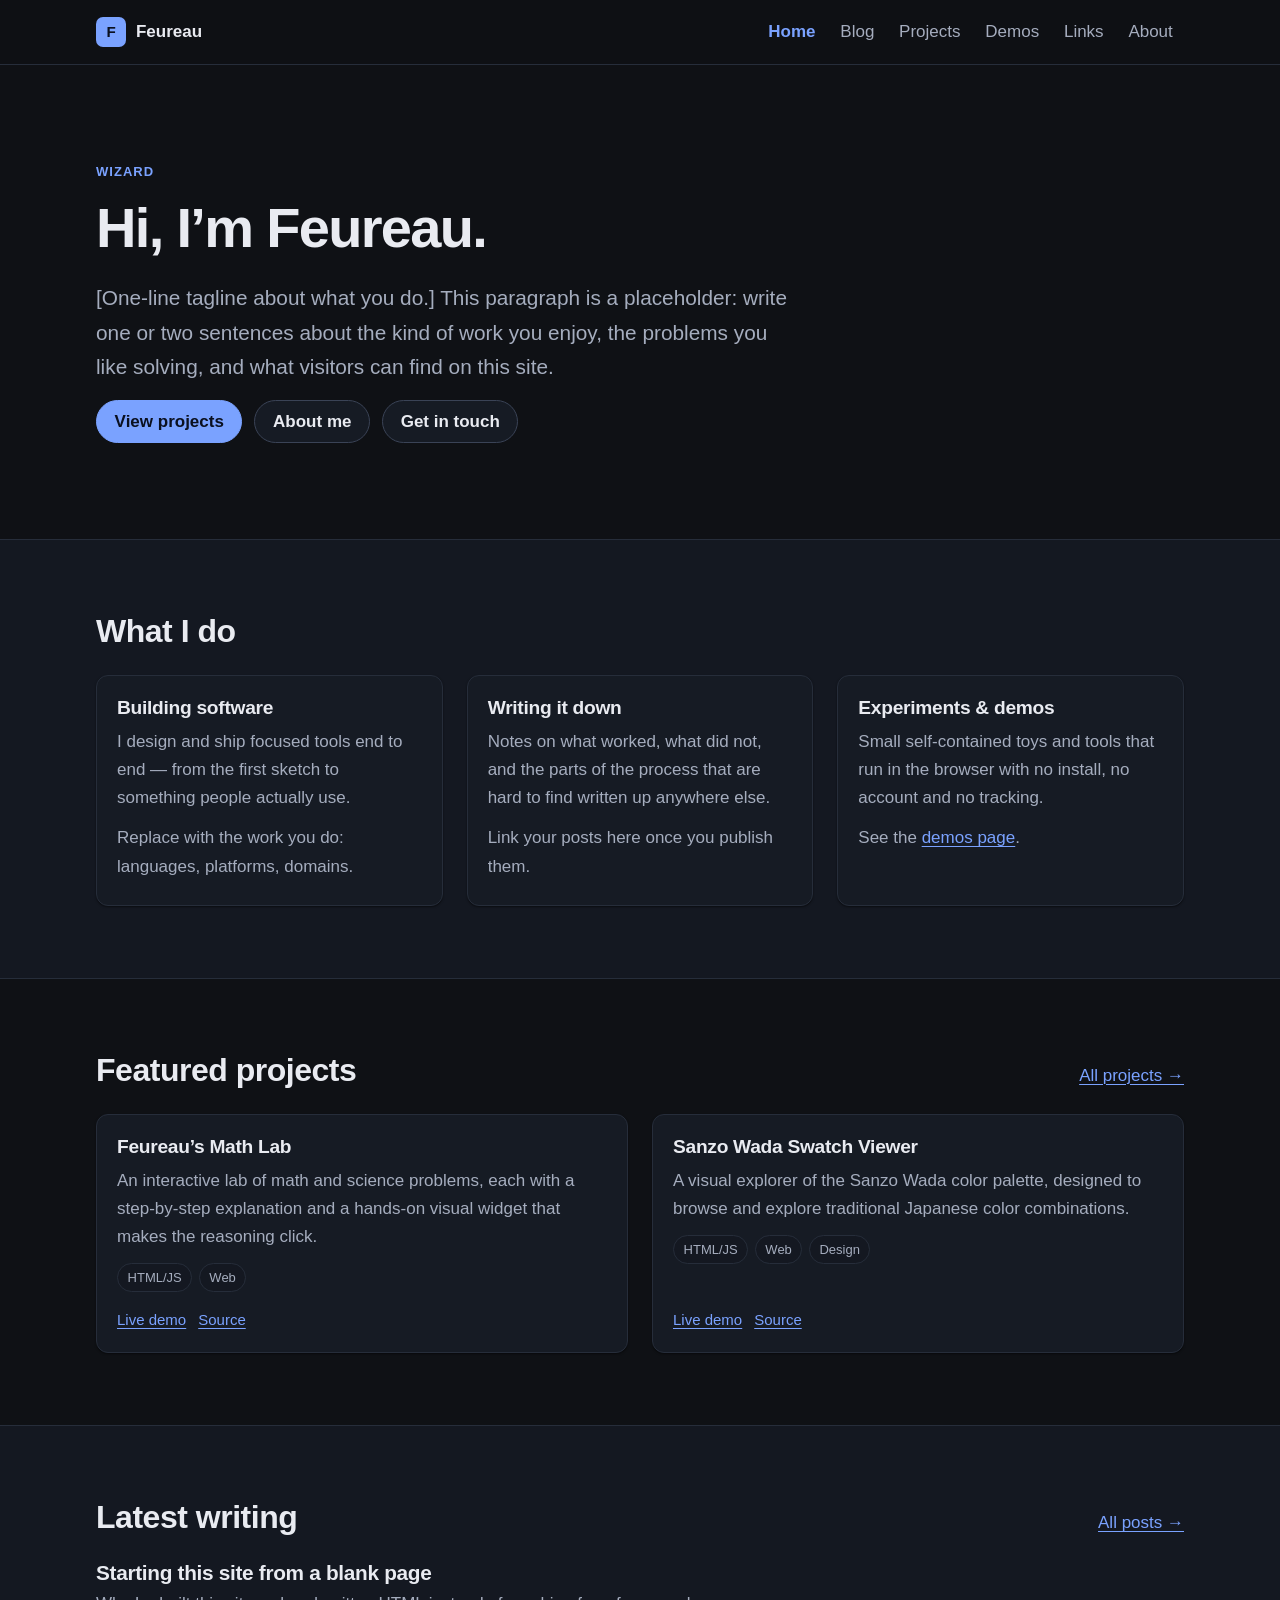
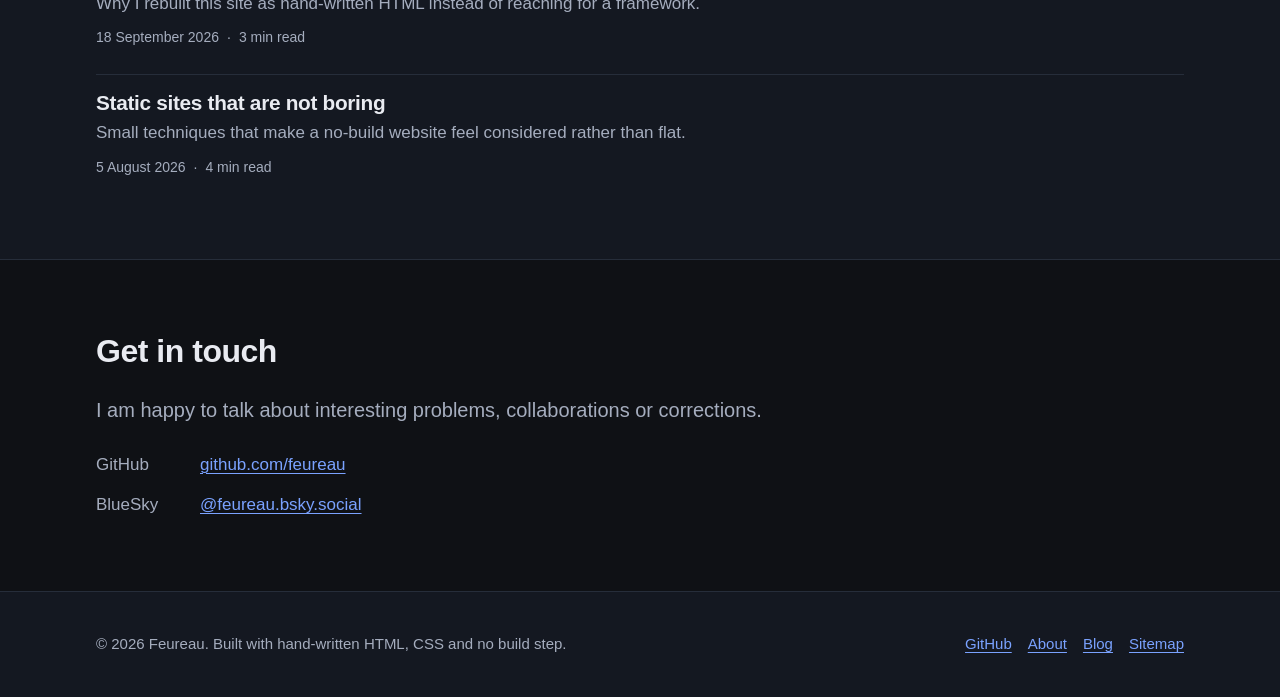
<file: index.html>
<!DOCTYPE html>
<html lang="en">
<head>
  <meta charset="utf-8">
  <meta name="viewport" content="width=device-width, initial-scale=1">
  <title>Feureau — projects, writing and experiments</title>
  <meta name="description" content="Personal website of Feureau: selected projects, writing, in-browser demos and ways to get in touch.">
  <link rel="canonical" href="https://feureau.github.io/">
  <meta name="theme-color" content="#0f1115">
  <meta property="og:type" content="website">
  <meta property="og:site_name" content="Feureau">
  <meta property="og:title" content="Feureau — projects, writing and experiments">
  <meta property="og:description" content="Selected projects, writing, in-browser demos and ways to get in touch.">
  <meta property="og:url" content="https://feureau.github.io/">
  <meta name="twitter:card" content="summary">
  <meta name="twitter:title" content="Feureau — projects, writing and experiments">
  <meta name="twitter:description" content="Selected projects, writing, in-browser demos and ways to get in touch.">
  <link rel="icon" href="assets/img/favicon.svg" type="image/svg+xml">
  <link rel="stylesheet" href="assets/css/style.css">
  <script src="assets/js/site.js" defer></script>
  <!-- TODO: update this structured-data block with your name, job title and profile URLs. -->
  <script type="application/ld+json">
  {
    "@context": "https://schema.org",
    "@type": "Person",
    "name": "Feureau",
    "url": "https://feureau.github.io/",
    "jobTitle": "Wizard",
    "sameAs": ["https://github.com/feureau", "https://bsky.app/profile/feureau.bsky.social"]
  }
  </script>
</head>
<body>
  <a class="skip-link" href="#main">Skip to content</a>

  <header class="site-header">
    <div class="wrap header-inner">
      <a class="brand" href="index.html">
        <span class="brand-mark" aria-hidden="true">F</span>
        <span class="brand-name">Feureau</span>
      </a>
      <input class="nav-cb" type="checkbox" id="nav-toggle" aria-label="Show navigation menu" aria-controls="site-nav">
      <label class="nav-burger" for="nav-toggle" aria-hidden="true"><span></span><span></span><span></span></label>
      <nav class="site-nav" id="site-nav" aria-label="Main">
        <ul>
          <li><a href="index.html" aria-current="page">Home</a></li>
          <li><a href="blog/index.html">Blog</a></li>
          <li><a href="projects/index.html">Projects</a></li>
          <li><a href="demos/index.html">Demos</a></li>
          <li><a href="links/index.html">Links</a></li>
          <li><a href="about/index.html">About</a></li>
        </ul>
      </nav>
    </div>
  </header>

  <main id="main" tabindex="-1">
    <section class="hero">
      <div class="wrap">
        <p class="eyebrow">Wizard</p>
        <h1 class="hero-title">Hi, I&rsquo;m Feureau.</h1>
        <!-- TODO: replace this tagline and the paragraphs below with your own words. -->
        <p class="hero-sub">
          [One-line tagline about what you do.] This paragraph is a placeholder:
          write one or two sentences about the kind of work you enjoy, the problems
          you like solving, and what visitors can find on this site.
        </p>
        <div class="btn-row">
          <a class="btn btn-primary" href="projects/index.html">View projects</a>
          <a class="btn" href="about/index.html">About me</a>
          <a class="btn" href="#contact">Get in touch</a>
        </div>
      </div>
    </section>

    <section class="section section-soft" aria-labelledby="what-i-do">
      <div class="wrap">
        <div class="section-head">
          <h2 id="what-i-do">What I do</h2>
        </div>
        <div class="grid">
          <article class="card">
            <h3>Building software</h3>
            <p>
              I design and ship focused tools end to end &mdash; from the first
              sketch to something people actually use.
            </p>
            <p class="muted">Replace with the work you do: languages, platforms, domains.</p>
          </article>
          <article class="card">
            <h3>Writing it down</h3>
            <p>
              Notes on what worked, what did not, and the parts of the process
              that are hard to find written up anywhere else.
            </p>
            <p class="muted">Link your posts here once you publish them.</p>
          </article>
          <article class="card">
            <h3>Experiments &amp; demos</h3>
            <p>
              Small self-contained toys and tools that run in the browser with no
              install, no account and no tracking.
            </p>
            <p class="muted">See the <a href="demos/index.html">demos page</a>.</p>
          </article>
        </div>
      </div>
    </section>

    <section class="section" aria-labelledby="featured-projects">
      <div class="wrap">
        <div class="section-head">
          <h2 id="featured-projects">Featured projects</h2>
          <p class="muted"><a href="projects/index.html">All projects &rarr;</a></p>
        </div>
        <div class="grid">
          <!-- TODO: add one card per featured project (three at most). -->
          <article class="card">
            <h3><a class="card-link" href="https://feureau.github.io/feureau-math-lab/">Feureau&rsquo;s Math Lab</a></h3>
            <p>
              An interactive lab of math and science problems, each with a
              step-by-step explanation and a hands-on visual widget that makes the
              reasoning click.
            </p>
            <ul class="tag-list">
              <li class="tag">HTML/JS</li>
              <li class="tag">Web</li>
            </ul>
            <div class="card-foot">
              <a href="https://feureau.github.io/feureau-math-lab/">Live demo</a>
              <a href="https://github.com/feureau/feureau-math-lab">Source</a>
            </div>
          </article>
          <article class="card">
            <h3><a class="card-link" href="https://feureau.github.io/sanzo-wada-swatch-viewer/">Sanzo Wada Swatch Viewer</a></h3>
            <p>
              A visual explorer of the Sanzo Wada color palette, designed to
              browse and explore traditional Japanese color combinations.
            </p>
            <ul class="tag-list">
              <li class="tag">HTML/JS</li>
              <li class="tag">Web</li>
              <li class="tag">Design</li>
            </ul>
            <div class="card-foot">
              <a href="https://feureau.github.io/sanzo-wada-swatch-viewer/">Live demo</a>
              <a href="https://github.com/feureau/sanzo-wada-swatch-viewer">Source</a>
            </div>
          </article>
        </div>
      </div>
    </section>

    <section class="section section-soft" aria-labelledby="latest-writing">
      <div class="wrap">
        <div class="section-head">
          <h2 id="latest-writing">Latest writing</h2>
          <p class="muted"><a href="blog/index.html">All posts &rarr;</a></p>
        </div>
        <ul class="post-list">
          <li class="post-item">
            <h3><a href="blog/hello-world/index.html">Starting this site from a blank page</a></h3>
            <p>Why I rebuilt this site as hand-written HTML instead of reaching for a framework.</p>
            <p class="post-meta"><time datetime="2026-09-18">18 September 2026</time> &middot; <span>3 min read</span></p>
          </li>
          <li class="post-item">
            <h3><a href="blog/static-sites/index.html">Static sites that are not boring</a></h3>
            <p>Small techniques that make a no-build website feel considered rather than flat.</p>
            <p class="post-meta"><time datetime="2026-08-05">5 August 2026</time> &middot; <span>4 min read</span></p>
          </li>
        </ul>
      </div>
    </section>

    <section class="section" aria-labelledby="contact">
      <div class="wrap">
        <div class="section-head">
          <h2 id="contact">Get in touch</h2>
        </div>
        <p class="lede">
          I am happy to talk about interesting problems, collaborations or
          corrections.
        </p>
        <!-- TODO: replace the placeholder social URLs with your own. -->
        <ul class="contact-list">
          <li><span class="label">GitHub</span> <a href="https://github.com/feureau">github.com/feureau</a></li>
          <li><span class="label">BlueSky</span> <a href="https://bsky.app/profile/feureau.bsky.social">@feureau.bsky.social</a></li>
        </ul>
      </div>
    </section>
  </main>

  <footer class="site-footer">
    <div class="wrap footer-inner">
      <p>&copy; <span data-year>2026</span> Feureau. Built with hand-written HTML, CSS and no build step.</p>
      <ul class="footer-links">
        <li><a href="https://github.com/feureau">GitHub</a></li>
        <li><a href="about/index.html">About</a></li>
        <li><a href="blog/index.html">Blog</a></li>
        <li><a href="sitemap.xml">Sitemap</a></li>
      </ul>
    </div>
  </footer>
</body>
</html>
</file>
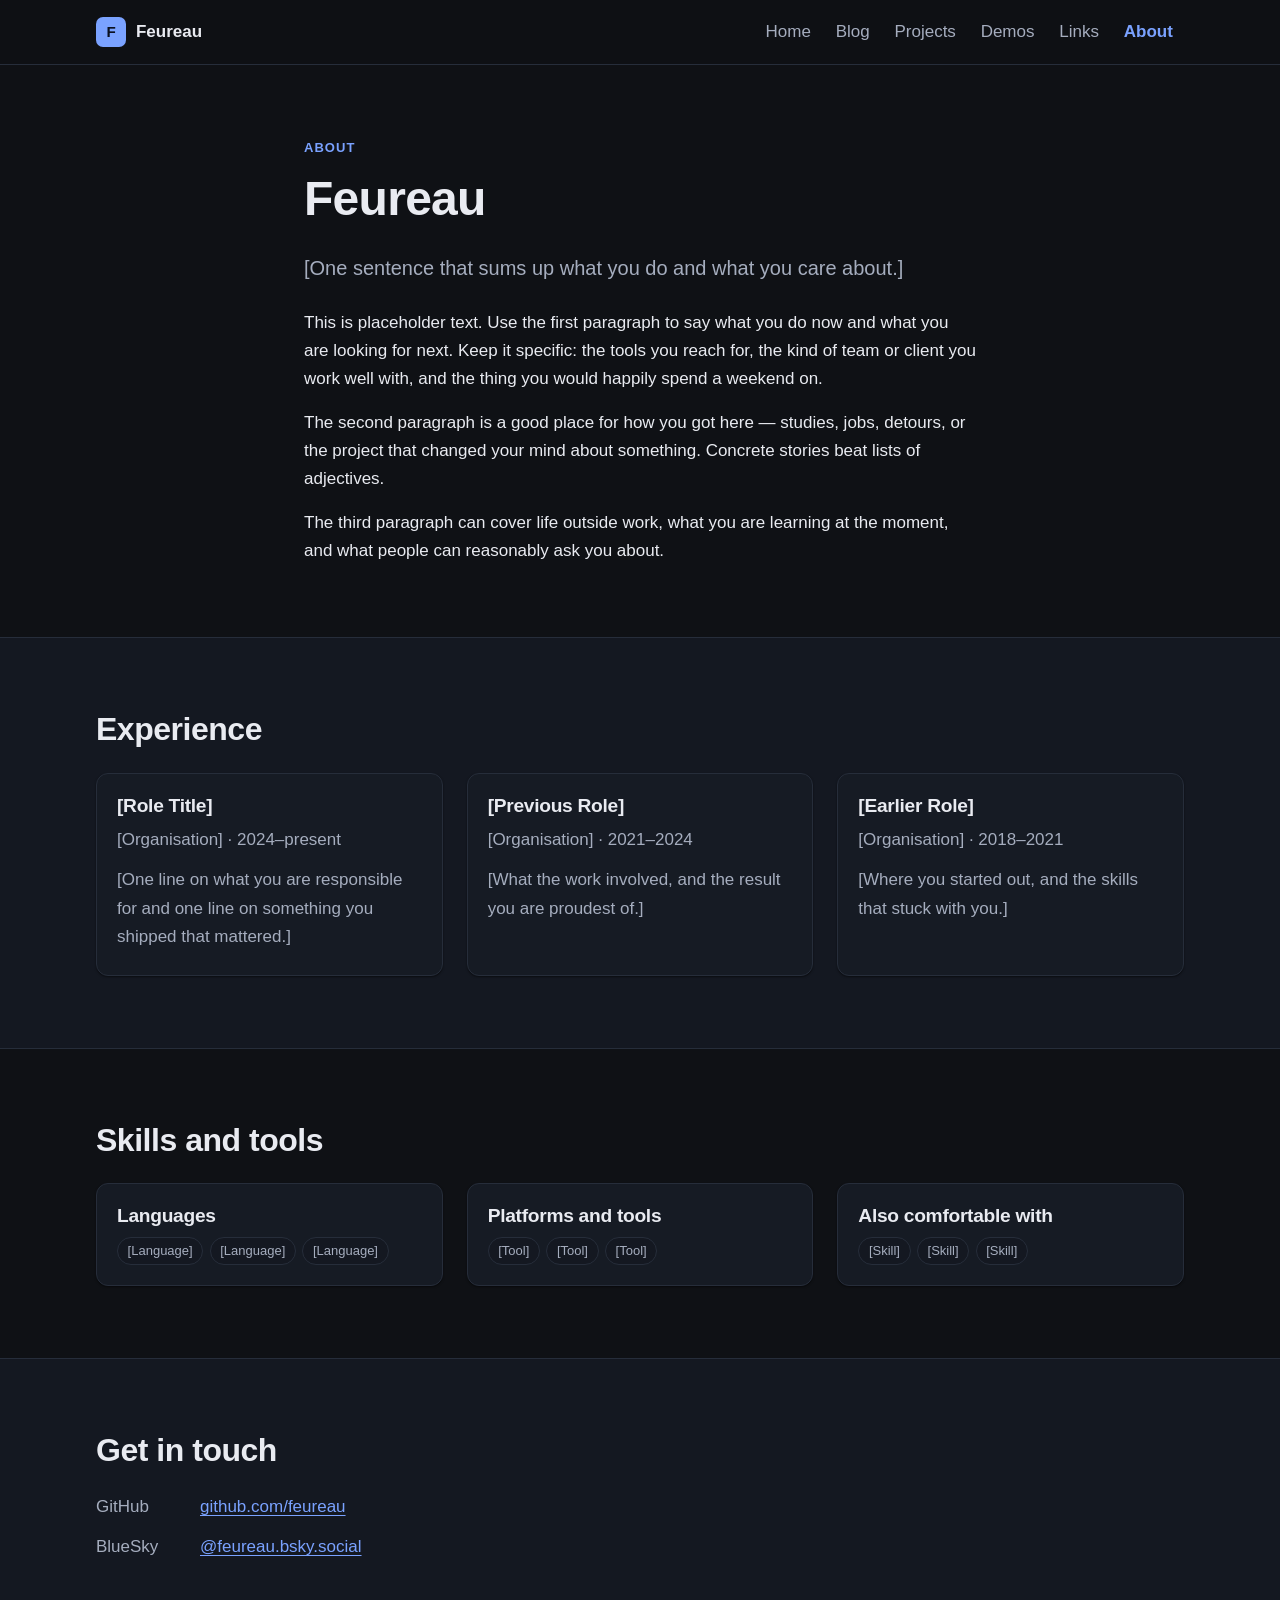
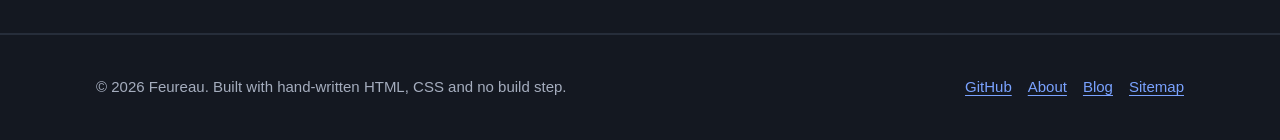
<file: about/index.html>
<!DOCTYPE html>
<html lang="en">
<head>
  <meta charset="utf-8">
  <meta name="viewport" content="width=device-width, initial-scale=1">
  <title>About — Feureau</title>
  <meta name="description" content="About Feureau: background, what I work on, how I got here, and how to get in touch.">
  <link rel="canonical" href="https://feureau.github.io/about/">
  <meta name="theme-color" content="#0f1115">
  <meta property="og:type" content="website">
  <meta property="og:site_name" content="Feureau">
  <meta property="og:title" content="About — Feureau">
  <meta property="og:description" content="Background, what I work on, how I got here, and how to get in touch.">
  <meta property="og:url" content="https://feureau.github.io/about/">
  <meta name="twitter:card" content="summary">
  <meta name="twitter:title" content="About — Feureau">
  <meta name="twitter:description" content="Background, what I work on, how I got here, and how to get in touch.">
  <link rel="icon" href="../assets/img/favicon.svg" type="image/svg+xml">
  <link rel="stylesheet" href="../assets/css/style.css">
  <script src="../assets/js/site.js" defer></script>
</head>
<body>
  <a class="skip-link" href="#main">Skip to content</a>

  <header class="site-header">
    <div class="wrap header-inner">
      <a class="brand" href="../index.html">
        <span class="brand-mark" aria-hidden="true">F</span>
        <span class="brand-name">Feureau</span>
      </a>
      <input class="nav-cb" type="checkbox" id="nav-toggle" aria-label="Show navigation menu" aria-controls="site-nav">
      <label class="nav-burger" for="nav-toggle" aria-hidden="true"><span></span><span></span><span></span></label>
      <nav class="site-nav" id="site-nav" aria-label="Main">
        <ul>
          <li><a href="../index.html">Home</a></li>
          <li><a href="../blog/index.html">Blog</a></li>
          <li><a href="../projects/index.html">Projects</a></li>
          <li><a href="../demos/index.html">Demos</a></li>
          <li><a href="../links/index.html">Links</a></li>
          <li><a href="index.html" aria-current="page">About</a></li>
        </ul>
      </nav>
    </div>
  </header>

  <main id="main" tabindex="-1">
    <section class="section">
      <div class="wrap prose-wrap">
        <p class="eyebrow">About</p>
        <h1>Feureau</h1>
        <!-- TODO: write your own bio. Three or four short paragraphs reads best. -->
        <p class="lede">
          [One sentence that sums up what you do and what you care about.]
        </p>
        <p>
          This is placeholder text. Use the first paragraph to say what you do now
          and what you are looking for next. Keep it specific: the tools you reach
          for, the kind of team or client you work well with, and the thing you
          would happily spend a weekend on.
        </p>
        <p>
          The second paragraph is a good place for how you got here &mdash; studies,
          jobs, detours, or the project that changed your mind about something.
          Concrete stories beat lists of adjectives.
        </p>
        <p>
          The third paragraph can cover life outside work, what you are learning at
          the moment, and what people can reasonably ask you about.
        </p>
      </div>
    </section>

    <section class="section section-soft" aria-labelledby="experience">
      <div class="wrap">
        <div class="section-head">
          <h2 id="experience">Experience</h2>
        </div>
        <div class="grid">
          <!-- TODO: replace these three entries with your real history. -->
          <article class="card">
            <h3>[Role Title]</h3>
            <p class="muted">[Organisation] &middot; <time datetime="2024">2024</time>&ndash;present</p>
            <p>
              [One line on what you are responsible for and one line on something
              you shipped that mattered.]
            </p>
          </article>
          <article class="card">
            <h3>[Previous Role]</h3>
            <p class="muted">[Organisation] &middot; <time datetime="2021">2021</time>&ndash;<time datetime="2024">2024</time></p>
            <p>
              [What the work involved, and the result you are proudest of.]
            </p>
          </article>
          <article class="card">
            <h3>[Earlier Role]</h3>
            <p class="muted">[Organisation] &middot; <time datetime="2018">2018</time>&ndash;<time datetime="2021">2021</time></p>
            <p>
              [Where you started out, and the skills that stuck with you.]
            </p>
          </article>
        </div>
      </div>
    </section>

    <section class="section" aria-labelledby="skills">
      <div class="wrap">
        <div class="section-head">
          <h2 id="skills">Skills and tools</h2>
        </div>
        <div class="grid">
          <article class="card">
            <h3>Languages</h3>
            <ul class="tag-list">
              <li class="tag">[Language]</li>
              <li class="tag">[Language]</li>
              <li class="tag">[Language]</li>
            </ul>
          </article>
          <article class="card">
            <h3>Platforms and tools</h3>
            <ul class="tag-list">
              <li class="tag">[Tool]</li>
              <li class="tag">[Tool]</li>
              <li class="tag">[Tool]</li>
            </ul>
          </article>
          <article class="card">
            <h3>Also comfortable with</h3>
            <ul class="tag-list">
              <li class="tag">[Skill]</li>
              <li class="tag">[Skill]</li>
              <li class="tag">[Skill]</li>
            </ul>
          </article>
        </div>
      </div>
    </section>

    <section class="section section-soft" aria-labelledby="about-contact">
      <div class="wrap">
        <div class="section-head">
          <h2 id="about-contact">Get in touch</h2>
        </div>
        <!-- TODO: replace the placeholder social URLs with your own. -->
        <ul class="contact-list">
          <li><span class="label">GitHub</span> <a href="https://github.com/feureau">github.com/feureau</a></li>
          <li><span class="label">BlueSky</span> <a href="https://bsky.app/profile/feureau.bsky.social">@feureau.bsky.social</a></li>
        </ul>
      </div>
    </section>
  </main>

  <footer class="site-footer">
    <div class="wrap footer-inner">
      <p>&copy; <span data-year>2026</span> Feureau. Built with hand-written HTML, CSS and no build step.</p>
      <ul class="footer-links">
        <li><a href="https://github.com/feureau">GitHub</a></li>
        <li><a href="index.html">About</a></li>
        <li><a href="../blog/index.html">Blog</a></li>
        <li><a href="../sitemap.xml">Sitemap</a></li>
      </ul>
    </div>
  </footer>
</body>
</html>
</file>
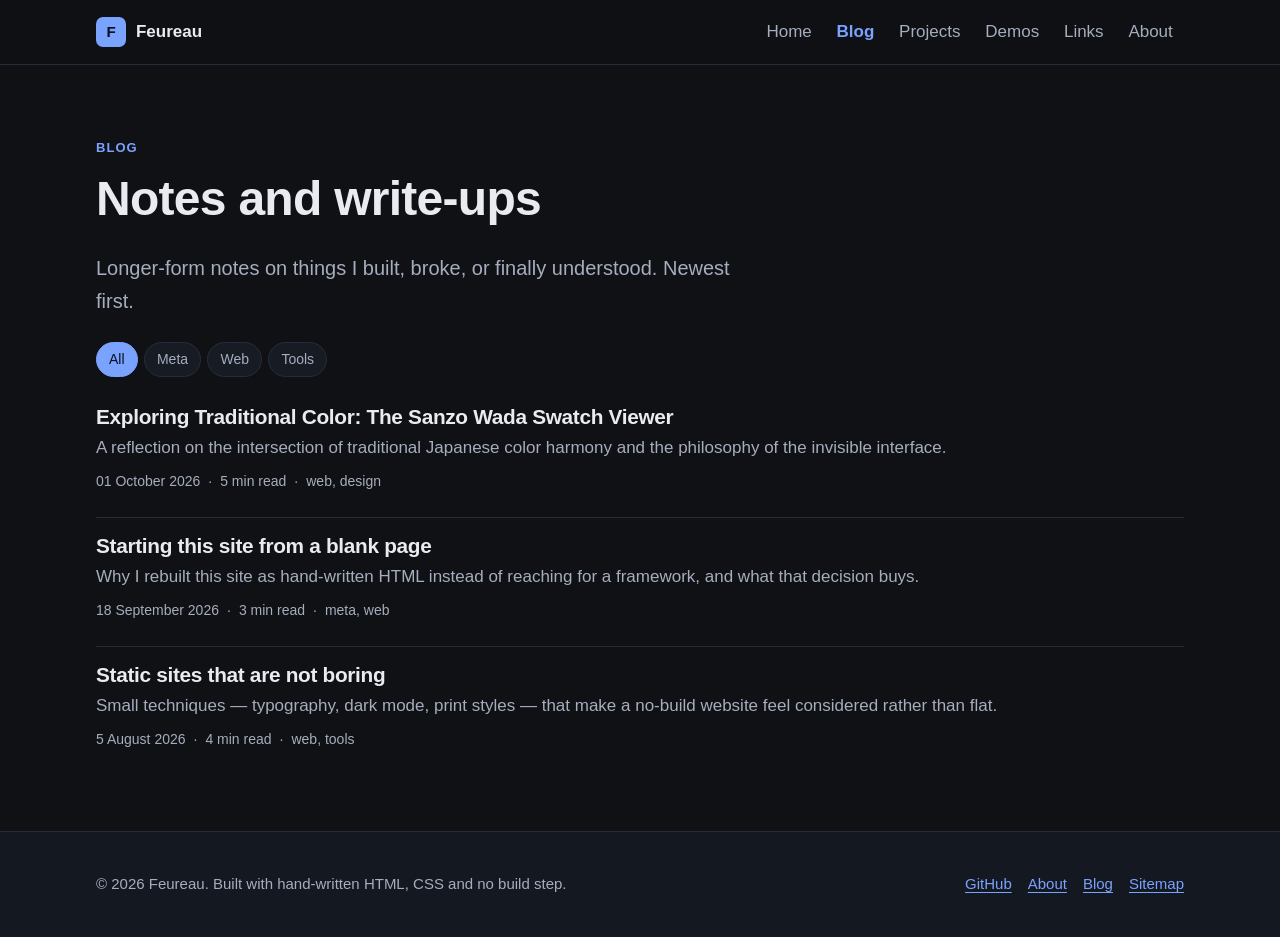
<file: blog/index.html>
<!DOCTYPE html>
<html lang="en">
<head>
  <meta charset="utf-8">
  <meta name="viewport" content="width=device-width, initial-scale=1">
  <title>Blog — Feureau</title>
  <meta name="description" content="Notes and write-ups by Feureau on building software, the web, and the tools used along the way.">
  <link rel="canonical" href="https://feureau.github.io/blog/">
  <meta name="theme-color" content="#0f1115">
  <meta property="og:type" content="website">
  <meta property="og:site_name" content="Feureau">
  <meta property="og:title" content="Blog — Feureau">
  <meta property="og:description" content="Notes and write-ups on building software, the web, and the tools used along the way.">
  <meta property="og:url" content="https://feureau.github.io/blog/">
  <meta name="twitter:card" content="summary">
  <meta name="twitter:title" content="Blog — Feureau">
  <meta name="twitter:description" content="Notes and write-ups on building software, the web, and the tools used along the way.">
  <link rel="icon" href="../assets/img/favicon.svg" type="image/svg+xml">
  <link rel="stylesheet" href="../assets/css/style.css">
  <script src="../assets/js/site.js" defer></script>
</head>
<body>
  <a class="skip-link" href="#main">Skip to content</a>

  <header class="site-header">
    <div class="wrap header-inner">
      <a class="brand" href="../index.html">
        <span class="brand-mark" aria-hidden="true">F</span>
        <span class="brand-name">Feureau</span>
      </a>
      <input class="nav-cb" type="checkbox" id="nav-toggle" aria-label="Show navigation menu" aria-controls="site-nav">
      <label class="nav-burger" for="nav-toggle" aria-hidden="true"><span></span><span></span><span></span></label>
      <nav class="site-nav" id="site-nav" aria-label="Main">
        <ul>
          <li><a href="../index.html">Home</a></li>
          <li><a href="index.html" aria-current="page">Blog</a></li>
          <li><a href="../projects/index.html">Projects</a></li>
          <li><a href="../demos/index.html">Demos</a></li>
          <li><a href="../links/index.html">Links</a></li>
          <li><a href="../about/index.html">About</a></li>
        </ul>
      </nav>
    </div>
  </header>

  <main id="main" tabindex="-1">
    <section class="section">
      <div class="wrap">
        <p class="eyebrow">Blog</p>
        <h1>Notes and write-ups</h1>
        <p class="lede">
          Longer-form notes on things I built, broke, or finally understood.
          Newest first.
        </p>

        <h2 class="visually-hidden">All posts</h2>

        <!-- The filter buttons are hidden until site.js loads, so the plain
             list below stays usable with JavaScript disabled. -->
        <div class="tag-filter" role="group" aria-label="Filter posts by tag" data-tag-filter>
          <button class="tag-btn is-active" type="button" data-tag="all" aria-pressed="true">All</button>
          <button class="tag-btn" type="button" data-tag="meta" aria-pressed="false">Meta</button>
          <button class="tag-btn" type="button" data-tag="web" aria-pressed="false">Web</button>
          <button class="tag-btn" type="button" data-tag="tools" aria-pressed="false">Tools</button>
          <p class="filter-status" data-filter-status aria-live="polite"></p>
        </div>

        <!-- TODO: add one <li> here for every new post, with its tags in data-tags. -->
        <ul class="post-list" data-post-list>
          <li class="post-item" data-tags="web design">
            <h3><a href="sanzo-wada-viewer/index.html">Exploring Traditional Color: The Sanzo Wada Swatch Viewer</a></h3>
            <p>
              A reflection on the intersection of traditional Japanese color harmony and the philosophy of the invisible interface.
            </p>
            <p class="post-meta">
              <time datetime="2026-10-01">01 October 2026</time>
              <span aria-hidden="true">&middot;</span>
              <span>5 min read</span>
              <span aria-hidden="true">&middot;</span>
              <span>web, design</span>
            </p>
          </li>
          <li class="post-item" data-tags="meta web">
            <h3><a href="hello-world/index.html">Starting this site from a blank page</a></h3>
            <p>
              Why I rebuilt this site as hand-written HTML instead of reaching for a
              framework, and what that decision buys.
            </p>
            <p class="post-meta">
              <time datetime="2026-09-18">18 September 2026</time>
              <span aria-hidden="true">&middot;</span>
              <span>3 min read</span>
              <span aria-hidden="true">&middot;</span>
              <span>meta, web</span>
            </p>
          </li>
          <li class="post-item" data-tags="web tools">
            <h3><a href="static-sites/index.html">Static sites that are not boring</a></h3>
            <p>
              Small techniques &mdash; typography, dark mode, print styles &mdash; that
              make a no-build website feel considered rather than flat.
            </p>
            <p class="post-meta">
              <time datetime="2026-08-05">5 August 2026</time>
              <span aria-hidden="true">&middot;</span>
              <span>4 min read</span>
              <span aria-hidden="true">&middot;</span>
              <span>web, tools</span>
            </p>
          </li>
        </ul>
      </div>
    </section>
  </main>

  <footer class="site-footer">
    <div class="wrap footer-inner">
      <p>&copy; <span data-year>2026</span> Feureau. Built with hand-written HTML, CSS and no build step.</p>
      <ul class="footer-links">
        <li><a href="https://github.com/feureau">GitHub</a></li>
        <li><a href="../about/index.html">About</a></li>
        <li><a href="index.html">Blog</a></li>
        <li><a href="../sitemap.xml">Sitemap</a></li>
      </ul>
    </div>
  </footer>
</body>
</html>
</file>
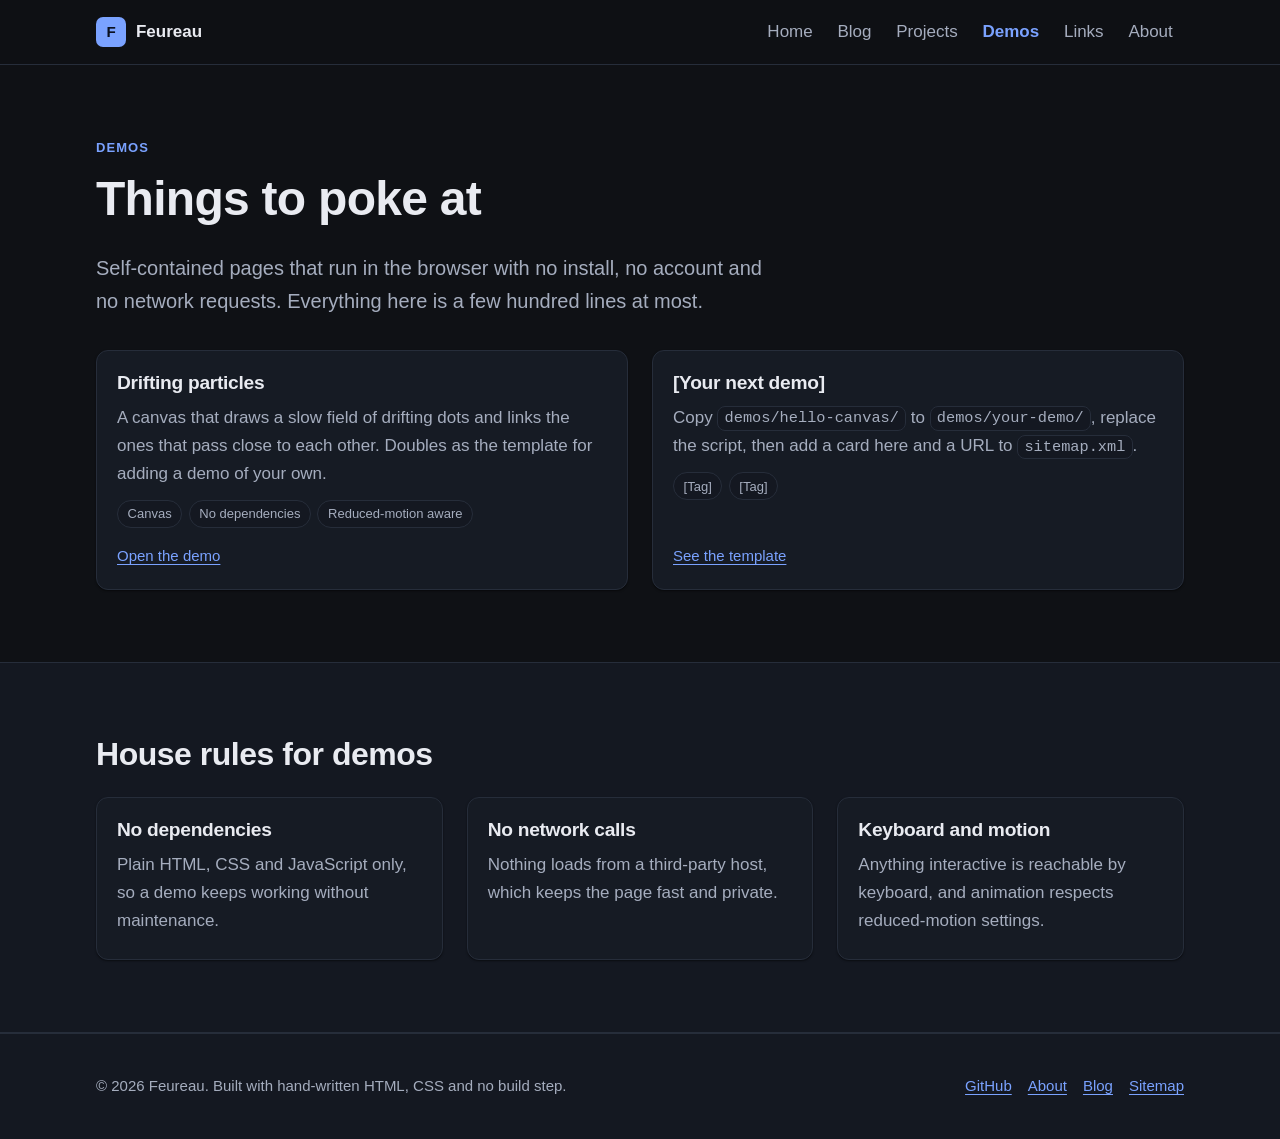
<file: demos/index.html>
<!DOCTYPE html>
<html lang="en">
<head>
  <meta charset="utf-8">
  <meta name="viewport" content="width=device-width, initial-scale=1">
  <title>Demos — Feureau</title>
  <meta name="description" content="Small in-browser demos and tools by Feureau: no install, no account, no tracking.">
  <link rel="canonical" href="https://feureau.github.io/demos/">
  <meta name="theme-color" content="#0f1115">
  <meta property="og:type" content="website">
  <meta property="og:site_name" content="Feureau">
  <meta property="og:title" content="Demos — Feureau">
  <meta property="og:description" content="Small in-browser demos and tools: no install, no account, no tracking.">
  <meta property="og:url" content="https://feureau.github.io/demos/">
  <meta name="twitter:card" content="summary">
  <meta name="twitter:title" content="Demos — Feureau">
  <meta name="twitter:description" content="Small in-browser demos and tools: no install, no account, no tracking.">
  <link rel="icon" href="../assets/img/favicon.svg" type="image/svg+xml">
  <link rel="stylesheet" href="../assets/css/style.css">
  <script src="../assets/js/site.js" defer></script>
</head>
<body>
  <a class="skip-link" href="#main">Skip to content</a>

  <header class="site-header">
    <div class="wrap header-inner">
      <a class="brand" href="../index.html">
        <span class="brand-mark" aria-hidden="true">F</span>
        <span class="brand-name">Feureau</span>
      </a>
      <input class="nav-cb" type="checkbox" id="nav-toggle" aria-label="Show navigation menu" aria-controls="site-nav">
      <label class="nav-burger" for="nav-toggle" aria-hidden="true"><span></span><span></span><span></span></label>
      <nav class="site-nav" id="site-nav" aria-label="Main">
        <ul>
          <li><a href="../index.html">Home</a></li>
          <li><a href="../blog/index.html">Blog</a></li>
          <li><a href="../projects/index.html">Projects</a></li>
          <li><a href="index.html" aria-current="page">Demos</a></li>
          <li><a href="../links/index.html">Links</a></li>
          <li><a href="../about/index.html">About</a></li>
        </ul>
      </nav>
    </div>
  </header>

  <main id="main" tabindex="-1">
    <section class="section">
      <div class="wrap">
        <p class="eyebrow">Demos</p>
        <h1>Things to poke at</h1>
        <p class="lede">
          Self-contained pages that run in the browser with no install, no account
          and no network requests. Everything here is a few hundred lines at most.
        </p>

        <h2 class="visually-hidden">Available demos</h2>

        <div class="grid mt-lg">
          <article class="card">
            <h3><a class="card-link" href="hello-canvas/index.html">Drifting particles</a></h3>
            <p>
              A canvas that draws a slow field of drifting dots and links the ones
              that pass close to each other. Doubles as the template for adding a
              demo of your own.
            </p>
            <ul class="tag-list">
              <li class="tag">Canvas</li>
              <li class="tag">No dependencies</li>
              <li class="tag">Reduced-motion aware</li>
            </ul>
            <div class="card-foot">
              <a href="hello-canvas/index.html">Open the demo</a>
            </div>
          </article>

          <!-- TODO: add a card per demo. Copy the folder demos/hello-canvas/
               to demos/your-demo/ and edit it. -->
          <article class="card">
            <h3><a class="card-link" href="hello-canvas/index.html">[Your next demo]</a></h3>
            <p>
              Copy <code>demos/hello-canvas/</code> to <code>demos/your-demo/</code>,
              replace the script, then add a card here and a URL to
              <code>sitemap.xml</code>.
            </p>
            <ul class="tag-list">
              <li class="tag">[Tag]</li>
              <li class="tag">[Tag]</li>
            </ul>
            <div class="card-foot">
              <a href="hello-canvas/index.html">See the template</a>
            </div>
          </article>
        </div>
      </div>
    </section>

    <section class="section section-soft" aria-labelledby="demo-rules">
      <div class="wrap">
        <div class="section-head">
          <h2 id="demo-rules">House rules for demos</h2>
        </div>
        <div class="grid">
          <article class="card">
            <h3>No dependencies</h3>
            <p>Plain HTML, CSS and JavaScript only, so a demo keeps working without maintenance.</p>
          </article>
          <article class="card">
            <h3>No network calls</h3>
            <p>Nothing loads from a third-party host, which keeps the page fast and private.</p>
          </article>
          <article class="card">
            <h3>Keyboard and motion</h3>
            <p>Anything interactive is reachable by keyboard, and animation respects reduced-motion settings.</p>
          </article>
        </div>
      </div>
    </section>
  </main>

  <footer class="site-footer">
    <div class="wrap footer-inner">
      <p>&copy; <span data-year>2026</span> Feureau. Built with hand-written HTML, CSS and no build step.</p>
      <ul class="footer-links">
        <li><a href="https://github.com/feureau">GitHub</a></li>
        <li><a href="../about/index.html">About</a></li>
        <li><a href="../blog/index.html">Blog</a></li>
        <li><a href="../sitemap.xml">Sitemap</a></li>
      </ul>
    </div>
  </footer>
</body>
</html>
</file>
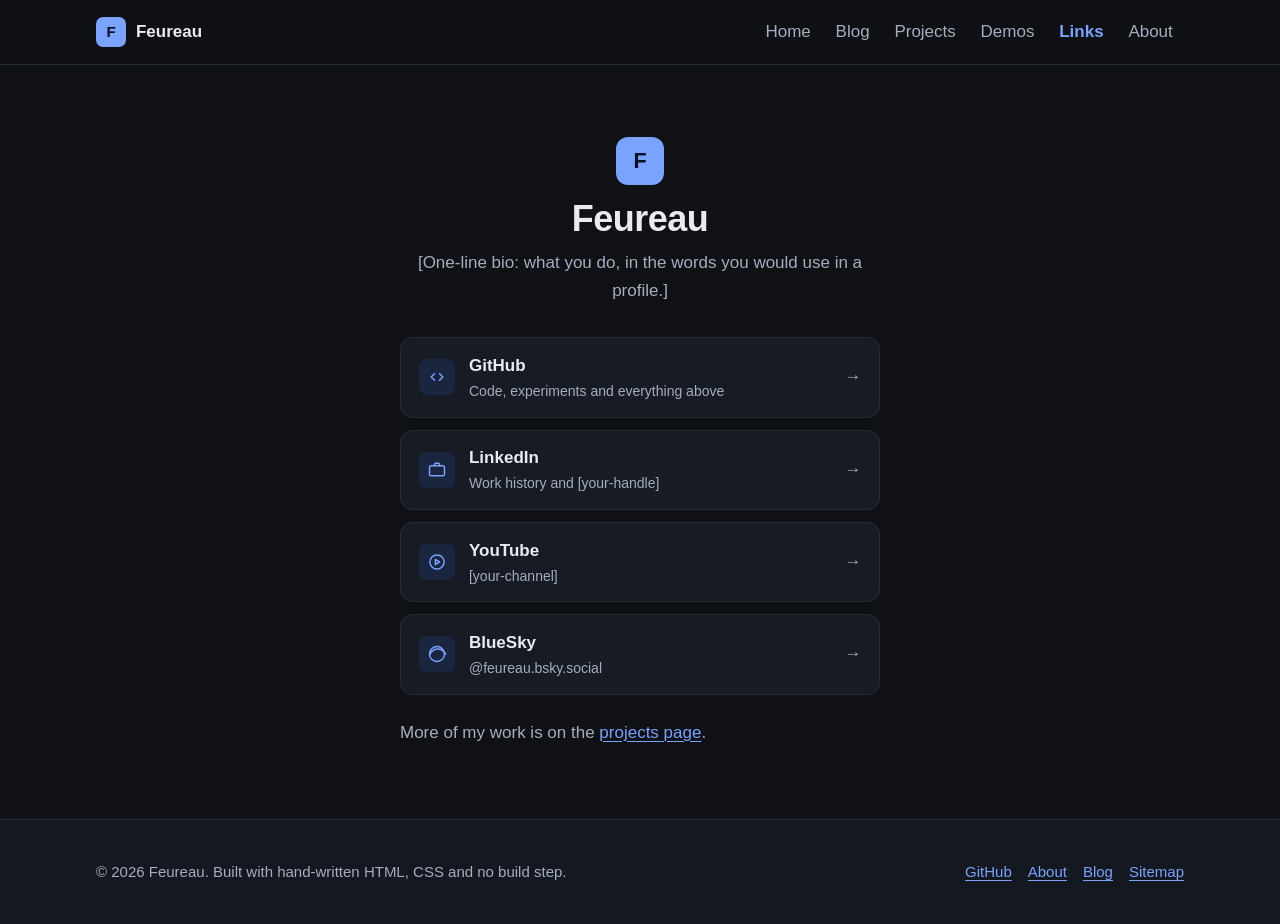
<file: links/index.html>
<!DOCTYPE html>
<html lang="en">
<head>
  <meta charset="utf-8">
  <meta name="viewport" content="width=device-width, initial-scale=1">
  <title>Links — Feureau</title>
  <meta name="description" content="Every way to reach Feureau in one place: GitHub and social profiles.">
  <link rel="canonical" href="https://feureau.github.io/links/">
  <meta name="theme-color" content="#0f1115">
  <meta property="og:type" content="website">
  <meta property="og:site_name" content="Feureau">
  <meta property="og:title" content="Links — Feureau">
  <meta property="og:description" content="Every way to reach Feureau in one place: GitHub and social profiles.">
  <meta property="og:url" content="https://feureau.github.io/links/">
  <meta name="twitter:card" content="summary">
  <meta name="twitter:title" content="Links — Feureau">
  <meta name="twitter:description" content="Every way to reach Feureau in one place: GitHub and social profiles.">
  <link rel="icon" href="../assets/img/favicon.svg" type="image/svg+xml">
  <link rel="stylesheet" href="../assets/css/style.css">
  <script src="../assets/js/site.js" defer></script>
</head>
<body>
  <a class="skip-link" href="#main">Skip to content</a>

  <header class="site-header">
    <div class="wrap header-inner">
      <a class="brand" href="../index.html">
        <span class="brand-mark" aria-hidden="true">F</span>
        <span class="brand-name">Feureau</span>
      </a>
      <input class="nav-cb" type="checkbox" id="nav-toggle" aria-label="Show navigation menu" aria-controls="site-nav">
      <label class="nav-burger" for="nav-toggle" aria-hidden="true"><span></span><span></span><span></span></label>
      <nav class="site-nav" id="site-nav" aria-label="Main">
        <ul>
          <li><a href="../index.html">Home</a></li>
          <li><a href="../blog/index.html">Blog</a></li>
          <li><a href="../projects/index.html">Projects</a></li>
          <li><a href="../demos/index.html">Demos</a></li>
          <li><a href="index.html" aria-current="page">Links</a></li>
          <li><a href="../about/index.html">About</a></li>
        </ul>
      </nav>
    </div>
  </header>

  <main id="main" tabindex="-1">
    <section class="section">
      <div class="wrap links-wrap">
        <header class="links-head">
          <span class="brand-mark" aria-hidden="true">F</span>
          <h1>Feureau</h1>
          <p class="links-bio">[One-line bio: what you do, in the words you would use in a profile.]</p>
        </header>

        <h2 class="visually-hidden">Links</h2>

        <!-- TODO: replace the placeholder URLs and notes below with your own.
             One <li> per link: copy a row, then edit its href, label and note.
             Keep each note to a single short line so the rows stay even. -->
        <ul class="link-stack">
          <li>
            <a class="link-row" href="https://github.com/feureau">
              <span class="link-icon" aria-hidden="true">
                <svg viewBox="0 0 24 24" fill="none" stroke="currentColor" stroke-width="1.75" stroke-linecap="round" stroke-linejoin="round"><path d="M9 8l-4 4 4 4M15 8l4 4-4 4"/></svg>
              </span>
              <span class="link-text">
                <span class="link-label">GitHub</span>
                <span class="link-note">Code, experiments and everything above</span>
              </span>
              <span class="link-arrow" aria-hidden="true">&rarr;</span>
            </a>
          </li>
          <li>
            <a class="link-row" href="https://example.com/[your-handle]">
              <span class="link-icon" aria-hidden="true">
                <svg viewBox="0 0 24 24" fill="none" stroke="currentColor" stroke-width="1.75" stroke-linecap="round" stroke-linejoin="round"><rect x="3" y="7" width="18" height="12" rx="2"/><path d="M9 7V5.5A1.5 1.5 0 0 1 10.5 4h3A1.5 1.5 0 0 1 15 5.5V7"/></svg>
              </span>
              <span class="link-text">
                <span class="link-label">LinkedIn</span>
                <span class="link-note">Work history and [your-handle]</span>
              </span>
              <span class="link-arrow" aria-hidden="true">&rarr;</span>
            </a>
          </li>
          <li>
            <a class="link-row" href="https://example.com/[your-channel]">
              <span class="link-icon" aria-hidden="true">
                <svg viewBox="0 0 24 24" fill="none" stroke="currentColor" stroke-width="1.75" stroke-linecap="round" stroke-linejoin="round"><circle cx="12" cy="12" r="8.5"/><path d="M10 9l5 3-5 3z"/></svg>
              </span>
              <span class="link-text">
                <span class="link-label">YouTube</span>
                <span class="link-note">[your-channel]</span>
              </span>
              <span class="link-arrow" aria-hidden="true">&rarr;</span>
            </a>
          </li>
          <li>
            <a class="link-row" href="https://bsky.app/profile/feureau.bsky.social">
              <span class="link-icon" aria-hidden="true">
                <svg viewBox="0 0 24 24" fill="none" stroke="currentColor" stroke-width="1.75" stroke-linecap="round" stroke-linejoin="round"><circle cx="12" cy="12" r="9"/><path d="M3.5 12c5-8 14-8 19 0"/></svg>
              </span>
              <span class="link-text">
                <span class="link-label">BlueSky</span>
                <span class="link-note">@feureau.bsky.social</span>
              </span>
              <span class="link-arrow" aria-hidden="true">&rarr;</span>
            </a>
          </li>
        </ul>

        <p class="muted mt-md">
          More of my work is on the <a href="../projects/index.html">projects page</a>.
        </p>
      </div>
    </section>
  </main>

  <footer class="site-footer">
    <div class="wrap footer-inner">
      <p>&copy; <span data-year>2026</span> Feureau. Built with hand-written HTML, CSS and no build step.</p>
      <ul class="footer-links">
        <li><a href="https://github.com/feureau">GitHub</a></li>
        <li><a href="../about/index.html">About</a></li>
        <li><a href="../blog/index.html">Blog</a></li>
        <li><a href="../sitemap.xml">Sitemap</a></li>
      </ul>
    </div>
  </footer>
</body>
</html>
</file>
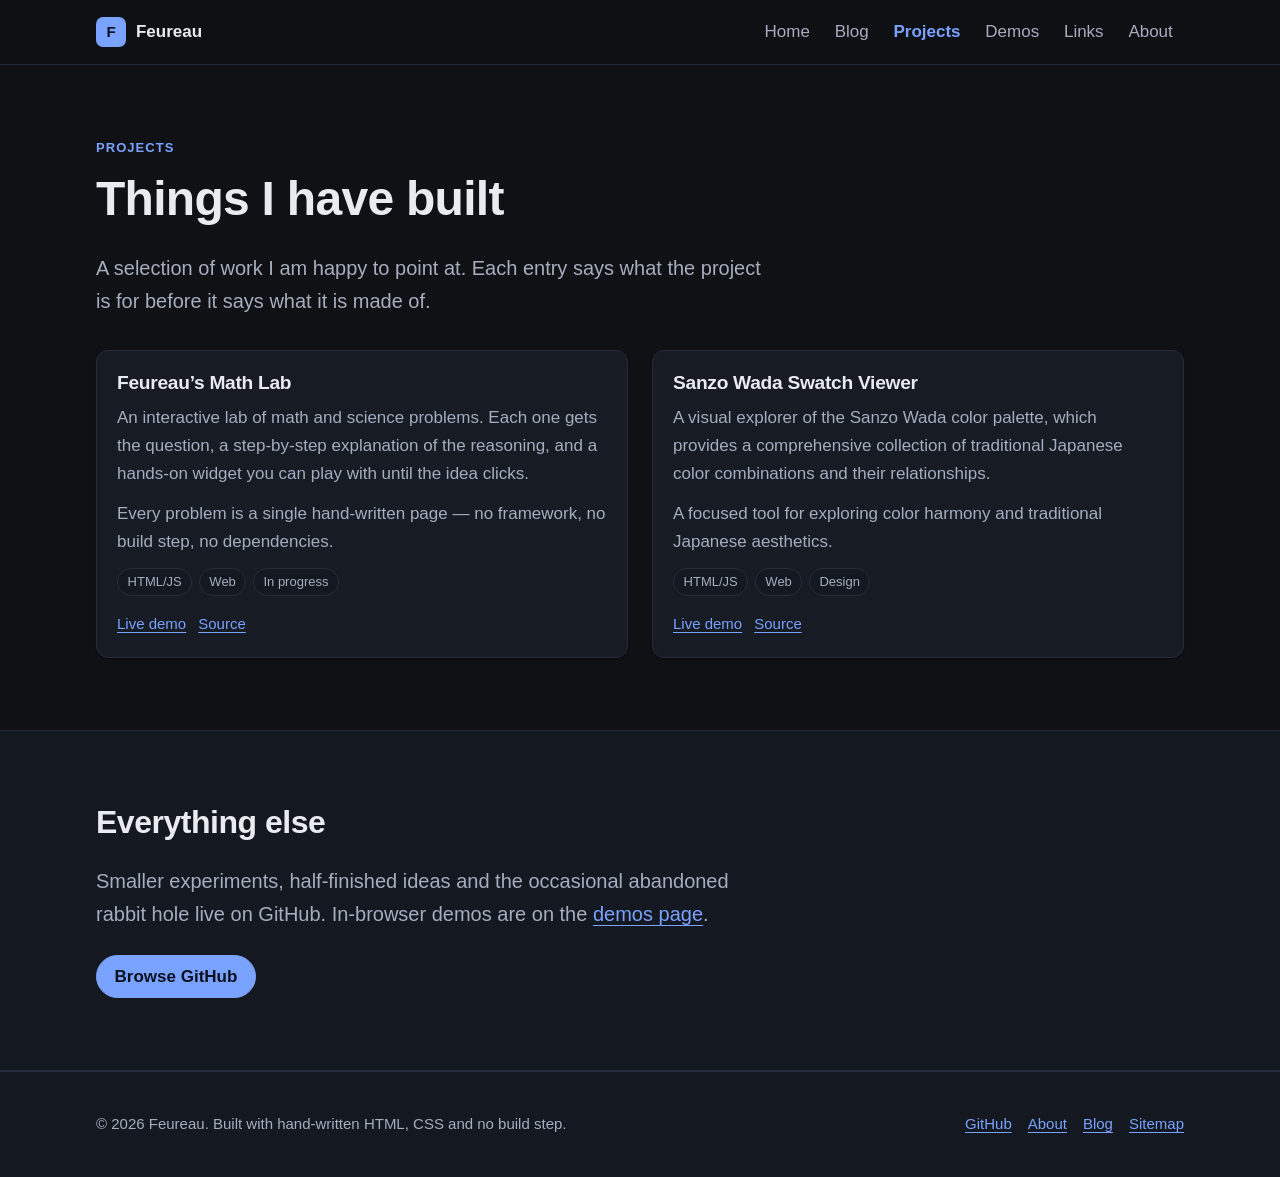
<file: projects/index.html>
<!DOCTYPE html>
<html lang="en">
<head>
  <meta charset="utf-8">
  <meta name="viewport" content="width=device-width, initial-scale=1">
  <title>Projects — Feureau</title>
  <meta name="description" content="Selected projects by Feureau: what each one does, the tools behind it, and where to find the source.">
  <link rel="canonical" href="https://feureau.github.io/projects/">
  <meta name="theme-color" content="#0f1115">
  <meta property="og:type" content="website">
  <meta property="og:site_name" content="Feureau">
  <meta property="og:title" content="Projects — Feureau">
  <meta property="og:description" content="Selected projects: what each one does, the tools behind it, and where to find the source.">
  <meta property="og:url" content="https://feureau.github.io/projects/">
  <meta name="twitter:card" content="summary">
  <meta name="twitter:title" content="Projects — Feureau">
  <meta name="twitter:description" content="Selected projects: what each one does, the tools behind it, and where to find the source.">
  <link rel="icon" href="../assets/img/favicon.svg" type="image/svg+xml">
  <link rel="stylesheet" href="../assets/css/style.css">
  <script src="../assets/js/site.js" defer></script>
</head>
<body>
  <a class="skip-link" href="#main">Skip to content</a>

  <header class="site-header">
    <div class="wrap header-inner">
      <a class="brand" href="../index.html">
        <span class="brand-mark" aria-hidden="true">F</span>
        <span class="brand-name">Feureau</span>
      </a>
      <input class="nav-cb" type="checkbox" id="nav-toggle" aria-label="Show navigation menu" aria-controls="site-nav">
      <label class="nav-burger" for="nav-toggle" aria-hidden="true"><span></span><span></span><span></span></label>
      <nav class="site-nav" id="site-nav" aria-label="Main">
        <ul>
          <li><a href="../index.html">Home</a></li>
          <li><a href="../blog/index.html">Blog</a></li>
          <li><a href="index.html" aria-current="page">Projects</a></li>
          <li><a href="../demos/index.html">Demos</a></li>
          <li><a href="../links/index.html">Links</a></li>
          <li><a href="../about/index.html">About</a></li>
        </ul>
      </nav>
    </div>
  </header>

  <main id="main" tabindex="-1">
    <section class="section">
      <div class="wrap">
        <p class="eyebrow">Projects</p>
        <h1>Things I have built</h1>
        <!-- TODO: add one card per project; the title link is the whole-card target. -->
        <p class="lede">
          A selection of work I am happy to point at. Each entry says what the
          project is for before it says what it is made of.
        </p>

        <h2 class="visually-hidden">Selected projects</h2>

        <div class="grid mt-lg">
          <article class="card">
            <h3><a class="card-link" href="https://feureau.github.io/feureau-math-lab/">Feureau&rsquo;s Math Lab</a></h3>
            <p>
              An interactive lab of math and science problems. Each one gets the
              question, a step-by-step explanation of the reasoning, and a hands-on
              widget you can play with until the idea clicks.
            </p>
            <p class="muted">Every problem is a single hand-written page &mdash; no framework, no build step, no dependencies.</p>
            <ul class="tag-list">
              <li class="tag">HTML/JS</li>
              <li class="tag">Web</li>
              <li class="tag">In progress</li>
            </ul>
            <div class="card-foot">
              <a href="https://feureau.github.io/feureau-math-lab/">Live demo</a>
              <a href="https://github.com/feureau/feureau-math-lab">Source</a>
            </div>
          </article>
          <article class="card">
            <h3><a class="card-link" href="https://feureau.github.io/sanzo-wada-swatch-viewer/">Sanzo Wada Swatch Viewer</a></h3>
            <p>
              A visual explorer of the Sanzo Wada color palette, which provides
              a comprehensive collection of traditional Japanese color combinations
              and their relationships.
            </p>
            <p class="muted">A focused tool for exploring color harmony and traditional Japanese aesthetics.</p>
            <ul class="tag-list">
              <li class="tag">HTML/JS</li>
              <li class="tag">Web</li>
              <li class="tag">Design</li>
            </ul>
            <div class="card-foot">
              <a href="https://feureau.github.io/sanzo-wada-swatch-viewer/">Live demo</a>
              <a href="https://github.com/feureau/sanzo-wada-swatch-viewer">Source</a>
            </div>
          </article>
        </div>
      </div>
    </section>

    <section class="section section-soft" aria-labelledby="more">
      <div class="wrap">
        <div class="section-head">
          <h2 id="more">Everything else</h2>
        </div>
        <p class="lede">
          Smaller experiments, half-finished ideas and the occasional abandoned
          rabbit hole live on GitHub. In-browser demos are on the
          <a href="../demos/index.html">demos page</a>.
        </p>
        <p><a class="btn btn-primary" href="https://github.com/feureau?tab=repositories">Browse GitHub</a></p>
      </div>
    </section>
  </main>

  <footer class="site-footer">
    <div class="wrap footer-inner">
      <p>&copy; <span data-year>2026</span> Feureau. Built with hand-written HTML, CSS and no build step.</p>
      <ul class="footer-links">
        <li><a href="https://github.com/feureau">GitHub</a></li>
        <li><a href="../about/index.html">About</a></li>
        <li><a href="../blog/index.html">Blog</a></li>
        <li><a href="../sitemap.xml">Sitemap</a></li>
      </ul>
    </div>
  </footer>
</body>
</html>
</file>
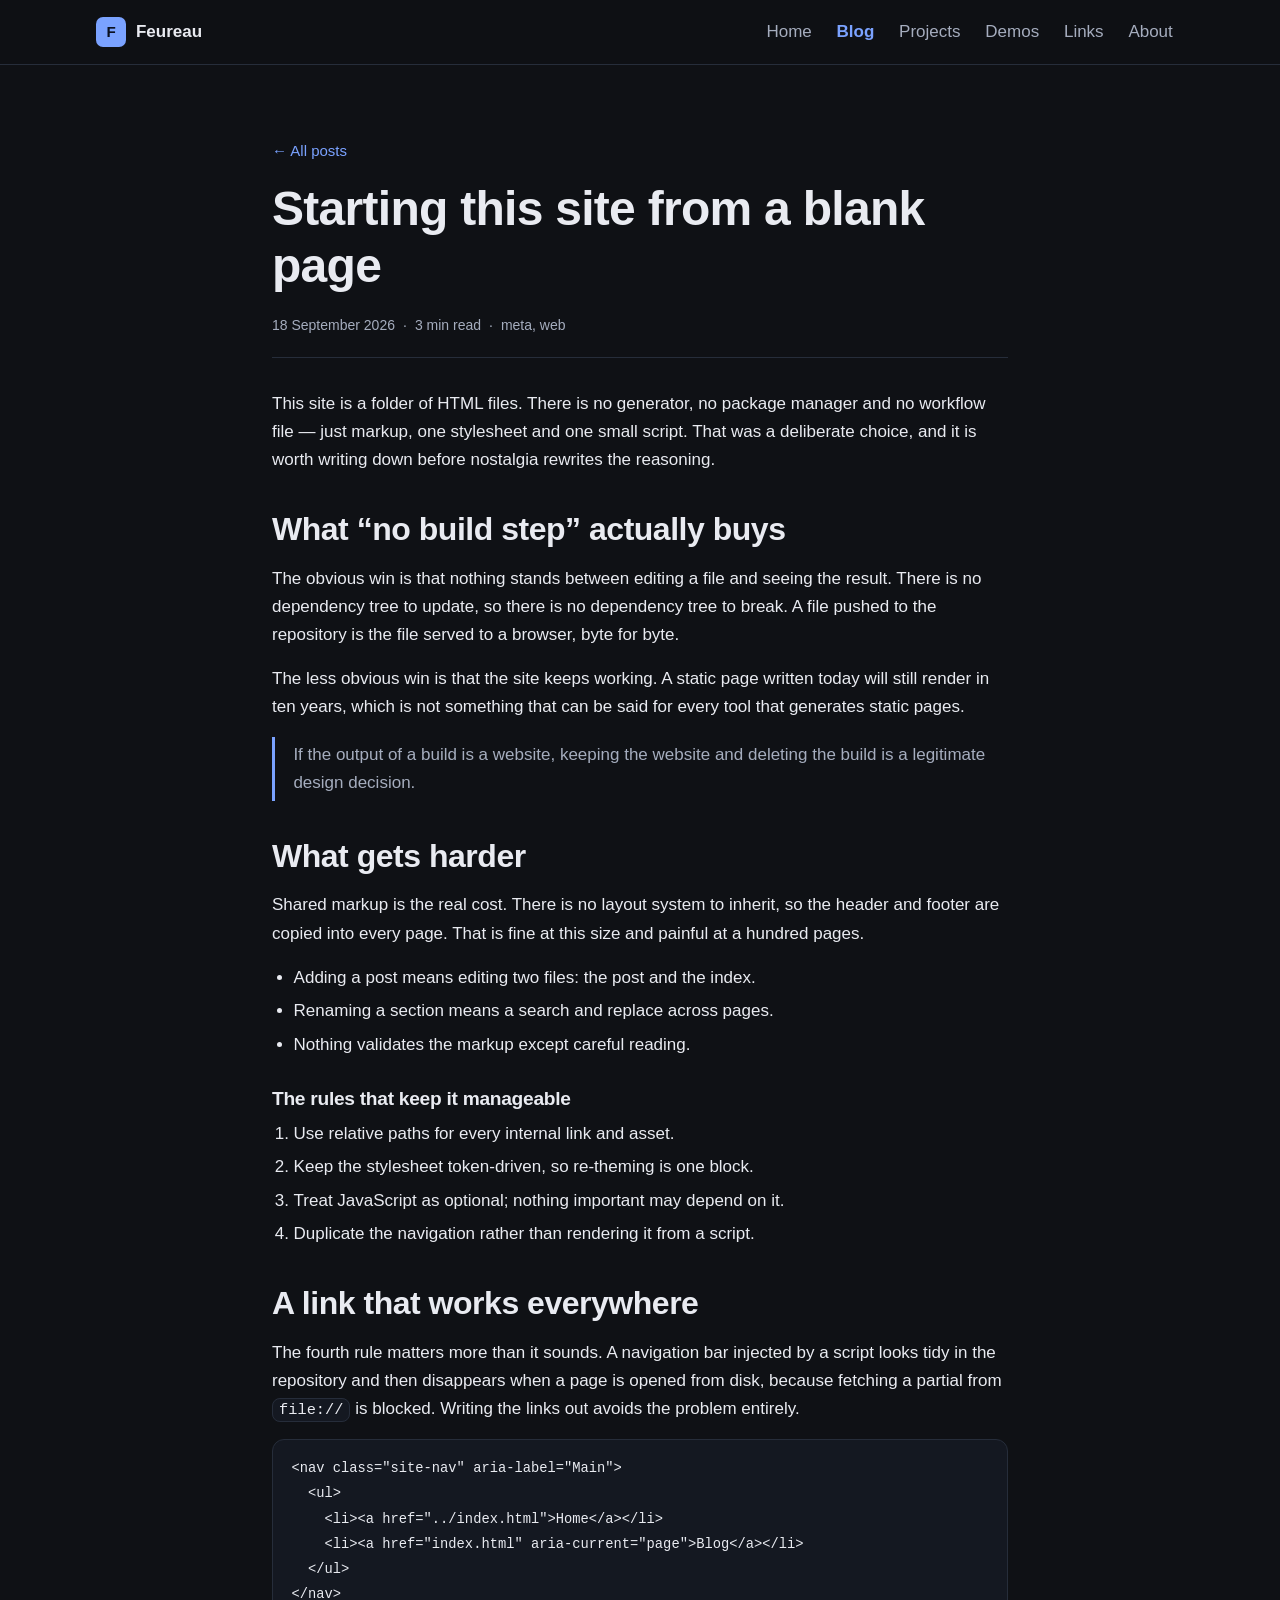
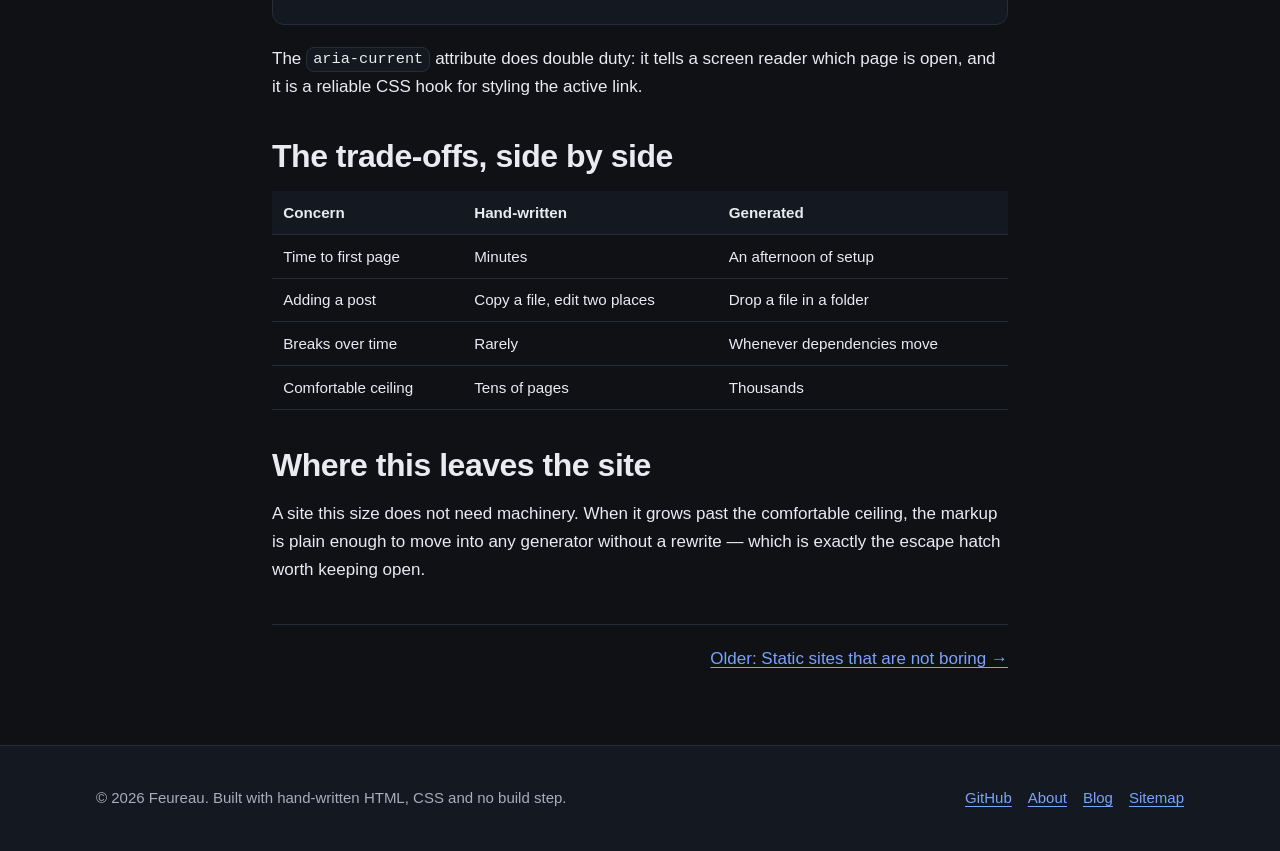
<file: blog/hello-world/index.html>
<!DOCTYPE html>
<html lang="en">
<head>
  <meta charset="utf-8">
  <meta name="viewport" content="width=device-width, initial-scale=1">
  <title>Starting this site from a blank page — Feureau</title>
  <meta name="description" content="Why this site is hand-written HTML instead of a framework, and what a no-build workflow actually buys.">
  <link rel="canonical" href="https://feureau.github.io/blog/hello-world/">
  <meta name="theme-color" content="#0f1115">
  <meta property="og:type" content="article">
  <meta property="og:site_name" content="Feureau">
  <meta property="og:title" content="Starting this site from a blank page">
  <meta property="og:description" content="Why this site is hand-written HTML instead of a framework, and what a no-build workflow actually buys.">
  <meta property="og:url" content="https://feureau.github.io/blog/hello-world/">
  <meta property="article:published_time" content="2026-09-18">
  <meta name="twitter:card" content="summary">
  <meta name="twitter:title" content="Starting this site from a blank page">
  <meta name="twitter:description" content="Why this site is hand-written HTML instead of a framework, and what a no-build workflow actually buys.">
  <link rel="icon" href="../../assets/img/favicon.svg" type="image/svg+xml">
  <link rel="stylesheet" href="../../assets/css/style.css">
  <script src="../../assets/js/site.js" defer></script>
</head>
<body>
  <a class="skip-link" href="#main">Skip to content</a>

  <header class="site-header">
    <div class="wrap header-inner">
      <a class="brand" href="../../index.html">
        <span class="brand-mark" aria-hidden="true">F</span>
        <span class="brand-name">Feureau</span>
      </a>
      <input class="nav-cb" type="checkbox" id="nav-toggle" aria-label="Show navigation menu" aria-controls="site-nav">
      <label class="nav-burger" for="nav-toggle" aria-hidden="true"><span></span><span></span><span></span></label>
      <nav class="site-nav" id="site-nav" aria-label="Main">
        <ul>
          <li><a href="../../index.html">Home</a></li>
          <li><a href="../index.html" aria-current="page">Blog</a></li>
          <li><a href="../../projects/index.html">Projects</a></li>
          <li><a href="../../demos/index.html">Demos</a></li>
          <li><a href="../../links/index.html">Links</a></li>
          <li><a href="../../about/index.html">About</a></li>
        </ul>
      </nav>
    </div>
  </header>

  <main id="main" tabindex="-1">
    <article class="section">
      <div class="wrap">
        <div class="prose-wrap">
          <a class="back-link" href="../index.html">All posts</a>

          <header class="article-head">
            <h1>Starting this site from a blank page</h1>
            <p class="post-meta">
              <time datetime="2026-09-18">18 September 2026</time>
              <span aria-hidden="true">&middot;</span>
              <span>3 min read</span>
              <span aria-hidden="true">&middot;</span>
              <span>meta, web</span>
            </p>
          </header>

          <div class="prose">
            <!-- TODO: this is sample content. Replace it with your own first post,
                 or delete this file and its card on the blog index. -->
            <p>
              This site is a folder of HTML files. There is no generator, no
              package manager and no workflow file &mdash; just markup, one
              stylesheet and one small script. That was a deliberate choice, and it
              is worth writing down before nostalgia rewrites the reasoning.
            </p>

            <h2>What &ldquo;no build step&rdquo; actually buys</h2>
            <p>
              The obvious win is that nothing stands between editing a file and
              seeing the result. There is no dependency tree to update, so there is
              no dependency tree to break. A file pushed to the repository is the
              file served to a browser, byte for byte.
            </p>
            <p>
              The less obvious win is that the site keeps working. A static page
              written today will still render in ten years, which is not something
              that can be said for every tool that generates static pages.
            </p>

            <blockquote>
              <p>
                If the output of a build is a website, keeping the website and
                deleting the build is a legitimate design decision.
              </p>
            </blockquote>

            <h2>What gets harder</h2>
            <p>
              Shared markup is the real cost. There is no layout system to inherit,
              so the header and footer are copied into every page. That is fine at
              this size and painful at a hundred pages.
            </p>
            <ul>
              <li>Adding a post means editing two files: the post and the index.</li>
              <li>Renaming a section means a search and replace across pages.</li>
              <li>Nothing validates the markup except careful reading.</li>
            </ul>

            <h3>The rules that keep it manageable</h3>
            <ol>
              <li>Use relative paths for every internal link and asset.</li>
              <li>Keep the stylesheet token-driven, so re-theming is one block.</li>
              <li>Treat JavaScript as optional; nothing important may depend on it.</li>
              <li>Duplicate the navigation rather than rendering it from a script.</li>
            </ol>

            <h2>A link that works everywhere</h2>
            <p>
              The fourth rule matters more than it sounds. A navigation bar injected
              by a script looks tidy in the repository and then disappears when a
              page is opened from disk, because fetching a partial from
              <code>file://</code> is blocked. Writing the links out avoids the
              problem entirely.
            </p>
            <pre><code>&lt;nav class="site-nav" aria-label="Main"&gt;
  &lt;ul&gt;
    &lt;li&gt;&lt;a href="../index.html"&gt;Home&lt;/a&gt;&lt;/li&gt;
    &lt;li&gt;&lt;a href="index.html" aria-current="page"&gt;Blog&lt;/a&gt;&lt;/li&gt;
  &lt;/ul&gt;
&lt;/nav&gt;</code></pre>
            <p>
              The <code>aria-current</code> attribute does double duty: it tells a
              screen reader which page is open, and it is a reliable CSS hook for
              styling the active link.
            </p>

            <h2>The trade-offs, side by side</h2>
            <table>
              <thead>
                <tr>
                  <th scope="col">Concern</th>
                  <th scope="col">Hand-written</th>
                  <th scope="col">Generated</th>
                </tr>
              </thead>
              <tbody>
                <tr>
                  <td>Time to first page</td>
                  <td>Minutes</td>
                  <td>An afternoon of setup</td>
                </tr>
                <tr>
                  <td>Adding a post</td>
                  <td>Copy a file, edit two places</td>
                  <td>Drop a file in a folder</td>
                </tr>
                <tr>
                  <td>Breaks over time</td>
                  <td>Rarely</td>
                  <td>Whenever dependencies move</td>
                </tr>
                <tr>
                  <td>Comfortable ceiling</td>
                  <td>Tens of pages</td>
                  <td>Thousands</td>
                </tr>
              </tbody>
            </table>

            <h2>Where this leaves the site</h2>
            <p>
              A site this size does not need machinery. When it grows past the
              comfortable ceiling, the markup is plain enough to move into any
              generator without a rewrite &mdash; which is exactly the escape hatch
              worth keeping open.
            </p>
          </div>

          <nav class="post-nav" aria-label="More posts">
            <a href="../static-sites/index.html">Older: Static sites that are not boring &rarr;</a>
          </nav>
        </div>
      </div>
    </article>
  </main>

  <footer class="site-footer">
    <div class="wrap footer-inner">
      <p>&copy; <span data-year>2026</span> Feureau. Built with hand-written HTML, CSS and no build step.</p>
      <ul class="footer-links">
        <li><a href="https://github.com/feureau">GitHub</a></li>
        <li><a href="../../about/index.html">About</a></li>
        <li><a href="../index.html">Blog</a></li>
        <li><a href="../../sitemap.xml">Sitemap</a></li>
      </ul>
    </div>
  </footer>
</body>
</html>
</file>
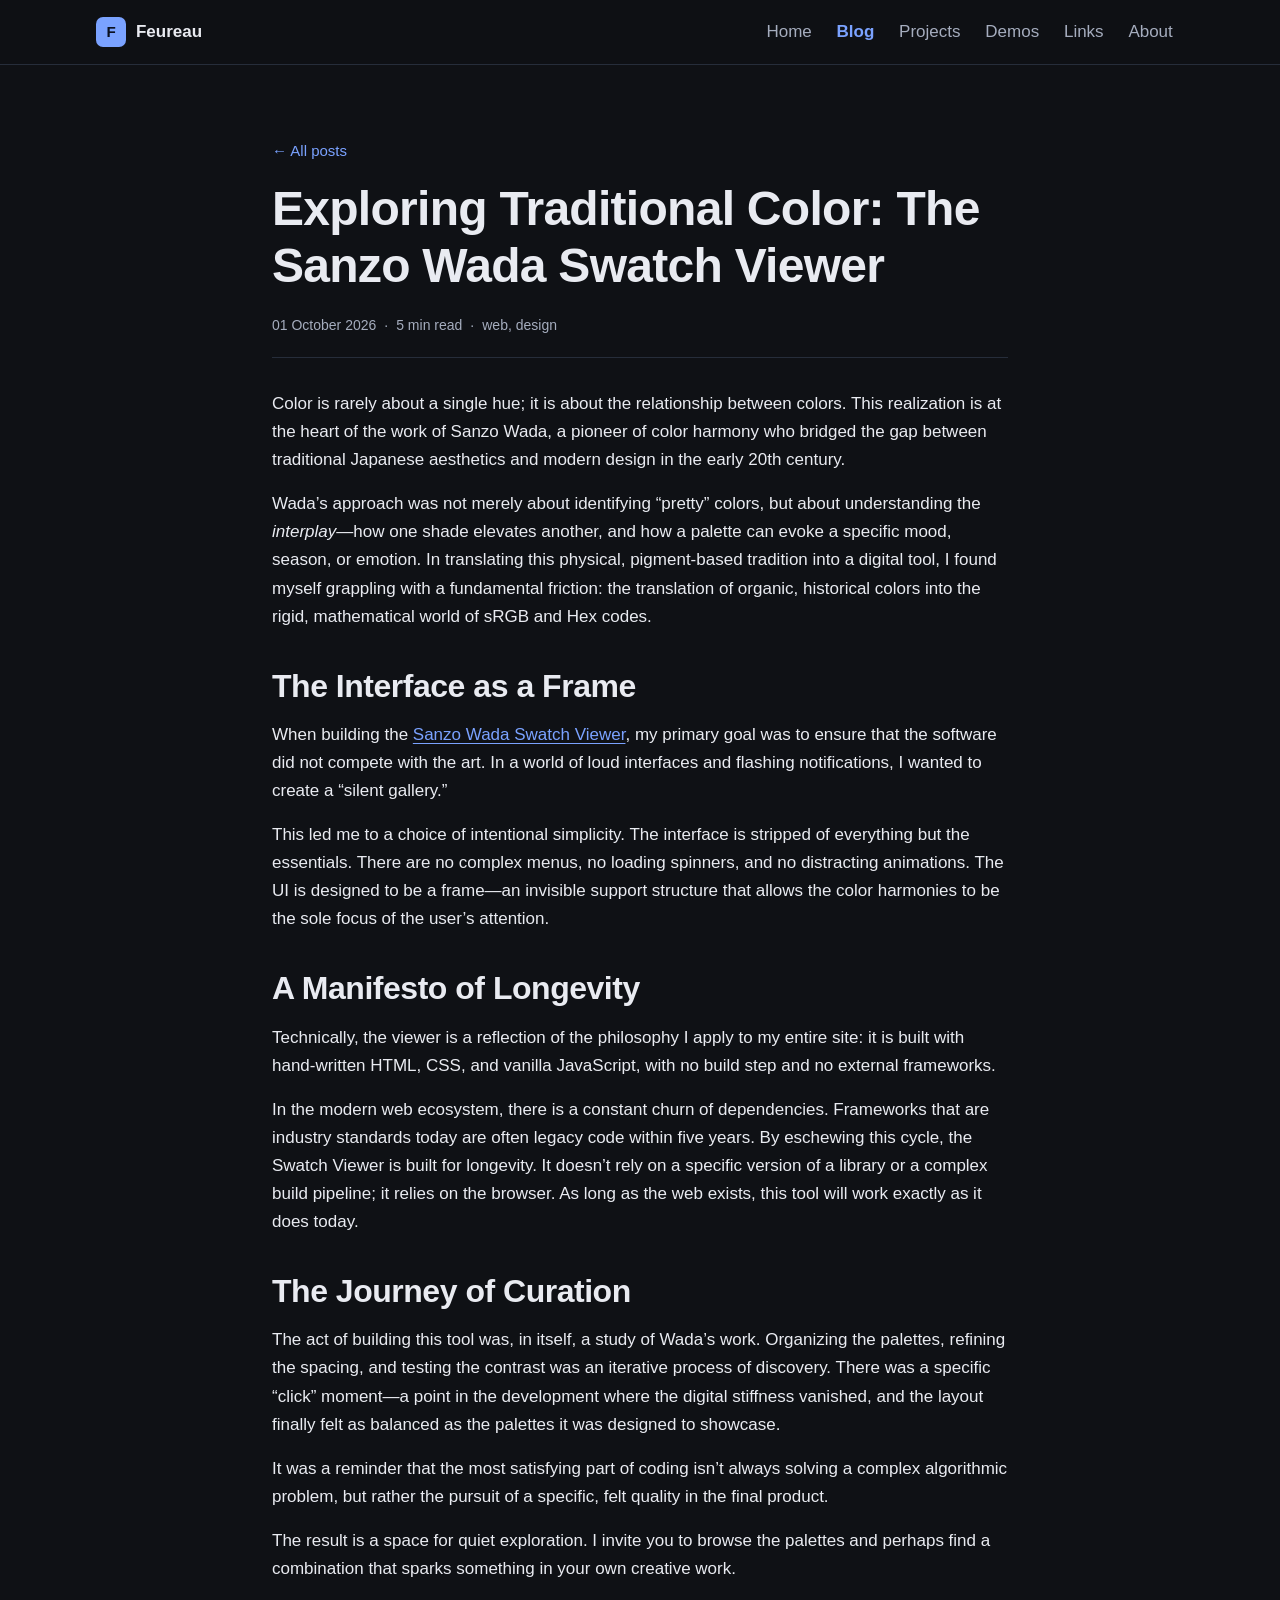
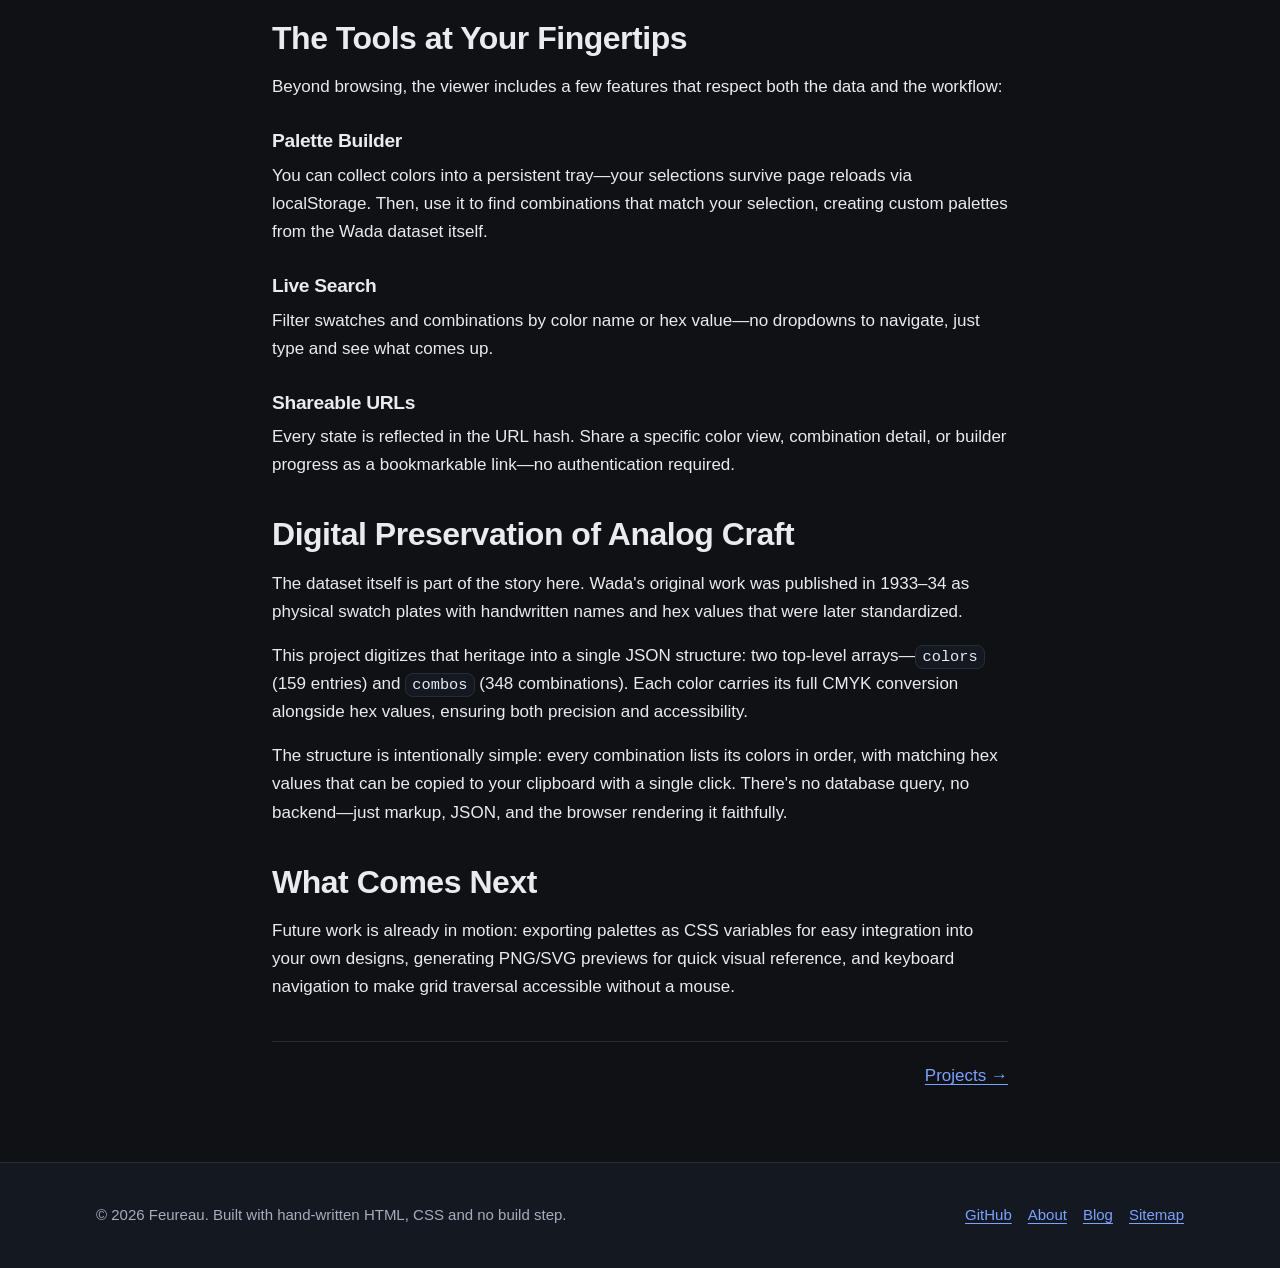
<file: blog/sanzo-wada-viewer/index.html>
<!DOCTYPE html>
<html lang="en">
<head>
  <meta charset="utf-8">
  <meta name="viewport" content="width=device-width, initial-scale=1">
  <title>Exploring Traditional Color: The Sanzo Wada Swatch Viewer — Feureau</title>
  <meta name="description" content="A reflection on the intersection of traditional Japanese color harmony and minimalist web implementation.">
  <link rel="canonical" href="https://feureau.github.io/blog/sanzo-wada-viewer/">
  <meta name="theme-color" content="#0f1115">
  <meta property="og:type" content="article">
  <meta property="og:site_name" content="Feureau">
  <meta property="og:title" content="Exploring Traditional Color: The Sanzo Wada Swatch Viewer">
  <meta property="og:description" content="A reflection on the intersection of traditional Japanese color harmony and minimalist web implementation.">
  <meta property="og:url" content="https://feureau.github.io/blog/sanzo-wada-viewer/">
  <meta property="article:published_time" content="2026-10-01">
  <meta name="twitter:card" content="summary">
  <meta name="twitter:title" content="Exploring Traditional Color: The Sanzo Wada Swatch Viewer">
  <meta name="twitter:description" content="A reflection on the intersection of traditional Japanese color harmony and minimalist web implementation.">
  <link rel="icon" href="../../assets/img/favicon.svg" type="image/svg+xml">
  <link rel="stylesheet" href="../../assets/css/style.css">
  <script src="../../assets/js/site.js" defer></script>
</head>
<body>
  <a class="skip-link" href="#main">Skip to content</a>

  <header class="site-header">
    <div class="wrap header-inner">
      <a class="brand" href="../../index.html">
        <span class="brand-mark" aria-hidden="true">F</span>
        <span class="brand-name">Feureau</span>
      </a>
      <input class="nav-cb" type="checkbox" id="nav-toggle" aria-label="Show navigation menu" aria-controls="site-nav">
      <label class="nav-burger" for="nav-toggle" aria-hidden="true"><span></span><span></span><span></span></label>
      <nav class="site-nav" id="site-nav" aria-label="Main">
        <ul>
          <li><a href="../../index.html">Home</a></li>
          <li><a href="../index.html" aria-current="page">Blog</a></li>
          <li><a href="../../projects/index.html">Projects</a></li>
          <li><a href="../../demos/index.html">Demos</a></li>
          <li><a href="../../links/index.html">Links</a></li>
          <li><a href="../../about/index.html">About</a></li>
        </ul>
      </nav>
    </div>
  </header>

  <main id="main" tabindex="-1">
    <article class="section">
      <div class="wrap">
        <div class="prose-wrap">
          <a class="back-link" href="../index.html">All posts</a>

          <header class="article-head">
            <h1>Exploring Traditional Color: The Sanzo Wada Swatch Viewer</h1>
            <p class="post-meta">
              <time datetime="2026-10-01">01 October 2026</time>
              <span aria-hidden="true">&middot;</span>
              <span>5 min read</span>
              <span aria-hidden="true">&middot;</span>
              <span>web, design</span>
            </p>
          </header>

          <div class="prose">
            <p>
              Color is rarely about a single hue; it is about the relationship between colors. This realization is at the heart of the work of Sanzo Wada, a pioneer of color harmony who bridged the gap between traditional Japanese aesthetics and modern design in the early 20th century.
            </p>
            
            <p>
              Wada&rsquo;s approach was not merely about identifying &ldquo;pretty&rdquo; colors, but about understanding the <em>interplay</em>&mdash;how one shade elevates another, and how a palette can evoke a specific mood, season, or emotion. In translating this physical, pigment-based tradition into a digital tool, I found myself grappling with a fundamental friction: the translation of organic, historical colors into the rigid, mathematical world of sRGB and Hex codes.
            </p>

            <h2>The Interface as a Frame</h2>
            <p>
              When building the <a href="https://feureau.github.io/sanzo-wada-swatch-viewer/">Sanzo Wada Swatch Viewer</a>, my primary goal was to ensure that the software did not compete with the art. In a world of loud interfaces and flashing notifications, I wanted to create a &ldquo;silent gallery.&rdquo;
            </p>
            <p>
              This led me to a choice of intentional simplicity. The interface is stripped of everything but the essentials. There are no complex menus, no loading spinners, and no distracting animations. The UI is designed to be a frame&mdash;an invisible support structure that allows the color harmonies to be the sole focus of the user&rsquo;s attention.
            </p>

            <h2>A Manifesto of Longevity</h2>
            <p>
              Technically, the viewer is a reflection of the philosophy I apply to my entire site: it is built with hand-written HTML, CSS, and vanilla JavaScript, with no build step and no external frameworks.
            </p>
            <p>
              In the modern web ecosystem, there is a constant churn of dependencies. Frameworks that are industry standards today are often legacy code within five years. By eschewing this cycle, the Swatch Viewer is built for longevity. It doesn&rsquo;t rely on a specific version of a library or a complex build pipeline; it relies on the browser. As long as the web exists, this tool will work exactly as it does today.
            </p>

            <h2>The Journey of Curation</h2>
            <p>
              The act of building this tool was, in itself, a study of Wada&rsquo;s work. Organizing the palettes, refining the spacing, and testing the contrast was an iterative process of discovery. There was a specific &ldquo;click&rdquo; moment&mdash;a point in the development where the digital stiffness vanished, and the layout finally felt as balanced as the palettes it was designed to showcase.
            </p>
            <p>
              It was a reminder that the most satisfying part of coding isn&rsquo;t always solving a complex algorithmic problem, but rather the pursuit of a specific, felt quality in the final product.
            </p>

            <p>
              The result is a space for quiet exploration. I invite you to browse the palettes and perhaps find a combination that sparks something in your own creative work.
            </p>

            <h2>The Tools at Your Fingertips</h2>
            <p>
              Beyond browsing, the viewer includes a few features that respect both the data and the workflow:
            </p>
            
            <h3>Palette Builder</h3>
            <p>
              You can collect colors into a persistent tray&mdash;your selections survive page reloads via localStorage. Then, use it to find combinations that match your selection, creating custom palettes from the Wada dataset itself.
            </p>
            
            <h3>Live Search</h3>
            <p>
              Filter swatches and combinations by color name or hex value&mdash;no dropdowns to navigate, just type and see what comes up.
            </p>

            <h3>Shareable URLs</h3>
            <p>
              Every state is reflected in the URL hash. Share a specific color view, combination detail, or builder progress as a bookmarkable link&mdash;no authentication required.
            </p>

            <h2>Digital Preservation of Analog Craft</h2>
            <p>
              The dataset itself is part of the story here. Wada's original work was published in 1933–34 as physical swatch plates with handwritten names and hex values that were later standardized.
            </p>
            <p>
              This project digitizes that heritage into a single JSON structure: two top-level arrays&mdash;<code>colors</code> (159 entries) and <code>combos</code> (348 combinations). Each color carries its full CMYK conversion alongside hex values, ensuring both precision and accessibility.
            </p>
            <p>
              The structure is intentionally simple: every combination lists its colors in order, with matching hex values that can be copied to your clipboard with a single click. There's no database query, no backend&mdash;just markup, JSON, and the browser rendering it faithfully.
            </p>

            <h2>What Comes Next</h2>
            <p>
              Future work is already in motion: exporting palettes as CSS variables for easy integration into your own designs, generating PNG/SVG previews for quick visual reference, and keyboard navigation to make grid traversal accessible without a mouse.
            </p>
          </div>

          <nav class="post-nav" aria-label="More posts">
            <a href="../../projects/index.html">Projects &rarr;</a>
          </nav>
        </div>
      </div>
    </article>
  </main>

  <footer class="site-footer">
    <div class="wrap footer-inner">
      <p>&copy; <span data-year>2026</span> Feureau. Built with hand-written HTML, CSS and no build step.</p>
      <ul class="footer-links">
        <li><a href="https://github.com/feureau">GitHub</a></li>
        <li><a href="../../about/index.html">About</a></li>
        <li><a href="../index.html">Blog</a></li>
        <li><a href="../../sitemap.xml">Sitemap</a></li>
      </ul>
    </div>
  </footer>
</body>
</html>
</file>
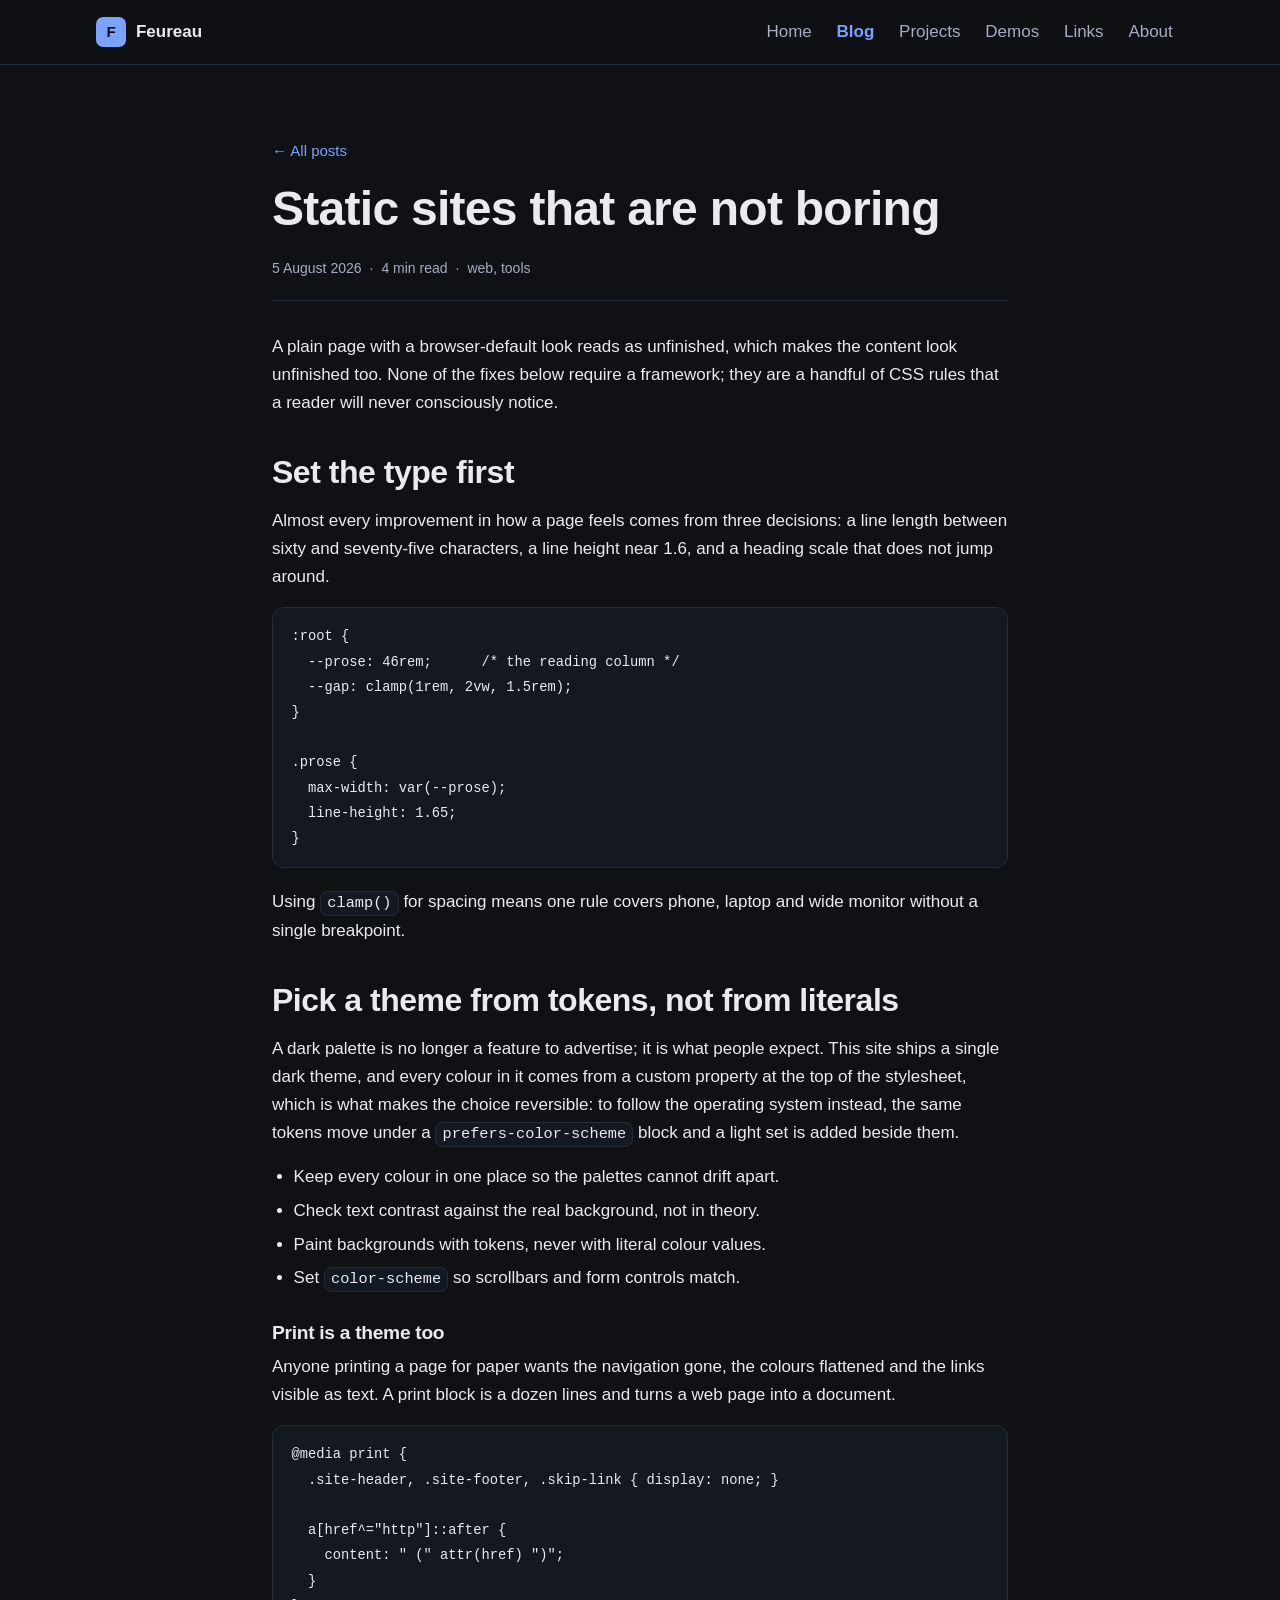
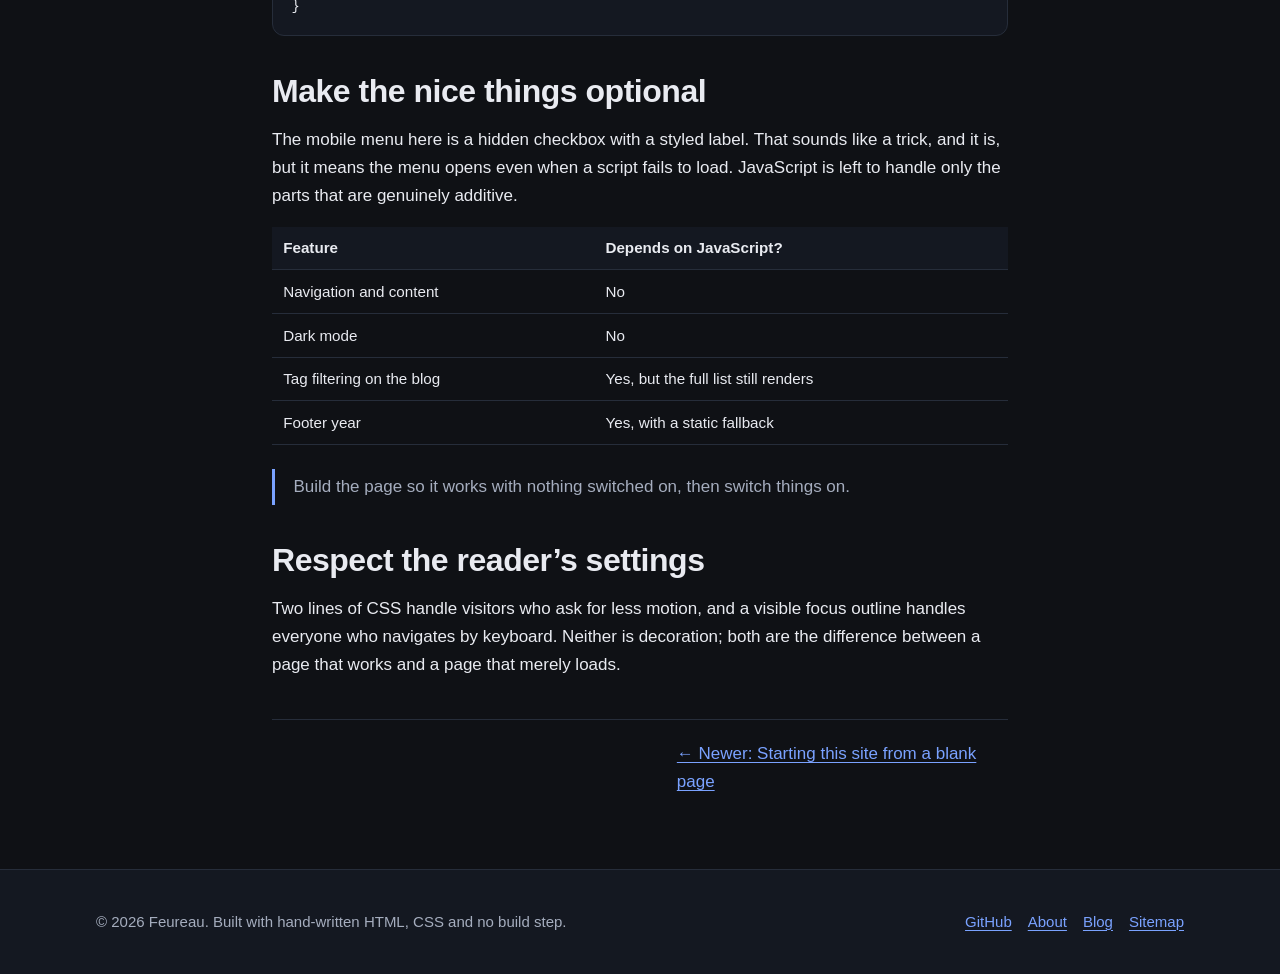
<file: blog/static-sites/index.html>
<!DOCTYPE html>
<html lang="en">
<head>
  <meta charset="utf-8">
  <meta name="viewport" content="width=device-width, initial-scale=1">
  <title>Static sites that are not boring — Feureau</title>
  <meta name="description" content="Typography, dark mode, print styles and other small touches that lift a hand-written website above a default template.">
  <link rel="canonical" href="https://feureau.github.io/blog/static-sites/">
  <meta name="theme-color" content="#0f1115">
  <meta property="og:type" content="article">
  <meta property="og:site_name" content="Feureau">
  <meta property="og:title" content="Static sites that are not boring">
  <meta property="og:description" content="Typography, dark mode, print styles and other small touches that lift a hand-written website above a default template.">
  <meta property="og:url" content="https://feureau.github.io/blog/static-sites/">
  <meta property="article:published_time" content="2026-08-05">
  <meta name="twitter:card" content="summary">
  <meta name="twitter:title" content="Static sites that are not boring">
  <meta name="twitter:description" content="Typography, dark mode, print styles and other small touches that lift a hand-written website above a default template.">
  <link rel="icon" href="../../assets/img/favicon.svg" type="image/svg+xml">
  <link rel="stylesheet" href="../../assets/css/style.css">
  <script src="../../assets/js/site.js" defer></script>
</head>
<body>
  <a class="skip-link" href="#main">Skip to content</a>

  <header class="site-header">
    <div class="wrap header-inner">
      <a class="brand" href="../../index.html">
        <span class="brand-mark" aria-hidden="true">F</span>
        <span class="brand-name">Feureau</span>
      </a>
      <input class="nav-cb" type="checkbox" id="nav-toggle" aria-label="Show navigation menu" aria-controls="site-nav">
      <label class="nav-burger" for="nav-toggle" aria-hidden="true"><span></span><span></span><span></span></label>
      <nav class="site-nav" id="site-nav" aria-label="Main">
        <ul>
          <li><a href="../../index.html">Home</a></li>
          <li><a href="../index.html" aria-current="page">Blog</a></li>
          <li><a href="../../projects/index.html">Projects</a></li>
          <li><a href="../../demos/index.html">Demos</a></li>
          <li><a href="../../links/index.html">Links</a></li>
          <li><a href="../../about/index.html">About</a></li>
        </ul>
      </nav>
    </div>
  </header>

  <main id="main" tabindex="-1">
    <article class="section">
      <div class="wrap">
        <div class="prose-wrap">
          <a class="back-link" href="../index.html">All posts</a>

          <header class="article-head">
            <h1>Static sites that are not boring</h1>
            <p class="post-meta">
              <time datetime="2026-08-05">5 August 2026</time>
              <span aria-hidden="true">&middot;</span>
              <span>4 min read</span>
              <span aria-hidden="true">&middot;</span>
              <span>web, tools</span>
            </p>
          </header>

          <div class="prose">
            <!-- TODO: sample content. Replace with your own post, or delete it and
                 remove its card from the blog index. -->
            <p>
              A plain page with a browser-default look reads as unfinished, which
              makes the content look unfinished too. None of the fixes below
              require a framework; they are a handful of CSS rules that a reader
              will never consciously notice.
            </p>

            <h2>Set the type first</h2>
            <p>
              Almost every improvement in how a page feels comes from three
              decisions: a line length between sixty and seventy-five characters, a
              line height near 1.6, and a heading scale that does not jump around.
            </p>
            <pre><code>:root {
  --prose: 46rem;      /* the reading column */
  --gap: clamp(1rem, 2vw, 1.5rem);
}

.prose {
  max-width: var(--prose);
  line-height: 1.65;
}</code></pre>
            <p>
              Using <code>clamp()</code> for spacing means one rule covers phone,
              laptop and wide monitor without a single breakpoint.
            </p>

            <h2>Pick a theme from tokens, not from literals</h2>
            <p>
              A dark palette is no longer a feature to advertise; it is what people
              expect. This site ships a single dark theme, and every colour in it
              comes from a custom property at the top of the stylesheet, which is
              what makes the choice reversible: to follow the operating system
              instead, the same tokens move under a
              <code>prefers-color-scheme</code> block and a light set is added
              beside them.
            </p>
            <ul>
              <li>Keep every colour in one place so the palettes cannot drift apart.</li>
              <li>Check text contrast against the real background, not in theory.</li>
              <li>Paint backgrounds with tokens, never with literal colour values.</li>
              <li>Set <code>color-scheme</code> so scrollbars and form controls match.</li>
            </ul>

            <h3>Print is a theme too</h3>
            <p>
              Anyone printing a page for paper wants the navigation gone, the
              colours flattened and the links visible as text. A print block is a
              dozen lines and turns a web page into a document.
            </p>
            <pre><code>@media print {
  .site-header, .site-footer, .skip-link { display: none; }

  a[href^="http"]::after {
    content: " (" attr(href) ")";
  }
}</code></pre>

            <h2>Make the nice things optional</h2>
            <p>
              The mobile menu here is a hidden checkbox with a styled label. That
              sounds like a trick, and it is, but it means the menu opens even when
              a script fails to load. JavaScript is left to handle only the parts
              that are genuinely additive.
            </p>
            <table>
              <thead>
                <tr>
                  <th scope="col">Feature</th>
                  <th scope="col">Depends on JavaScript?</th>
                </tr>
              </thead>
              <tbody>
                <tr>
                  <td>Navigation and content</td>
                  <td>No</td>
                </tr>
                <tr>
                  <td>Dark mode</td>
                  <td>No</td>
                </tr>
                <tr>
                  <td>Tag filtering on the blog</td>
                  <td>Yes, but the full list still renders</td>
                </tr>
                <tr>
                  <td>Footer year</td>
                  <td>Yes, with a static fallback</td>
                </tr>
              </tbody>
            </table>

            <blockquote>
              <p>
                Build the page so it works with nothing switched on, then switch
                things on.
              </p>
            </blockquote>

            <h2>Respect the reader&rsquo;s settings</h2>
            <p>
              Two lines of CSS handle visitors who ask for less motion, and a
              visible focus outline handles everyone who navigates by keyboard.
              Neither is decoration; both are the difference between a page that
              works and a page that merely loads.
            </p>
          </div>

          <nav class="post-nav" aria-label="More posts">
            <a href="../hello-world/index.html">&larr; Newer: Starting this site from a blank page</a>
          </nav>
        </div>
      </div>
    </article>
  </main>

  <footer class="site-footer">
    <div class="wrap footer-inner">
      <p>&copy; <span data-year>2026</span> Feureau. Built with hand-written HTML, CSS and no build step.</p>
      <ul class="footer-links">
        <li><a href="https://github.com/feureau">GitHub</a></li>
        <li><a href="../../about/index.html">About</a></li>
        <li><a href="../index.html">Blog</a></li>
        <li><a href="../../sitemap.xml">Sitemap</a></li>
      </ul>
    </div>
  </footer>
</body>
</html>
</file>
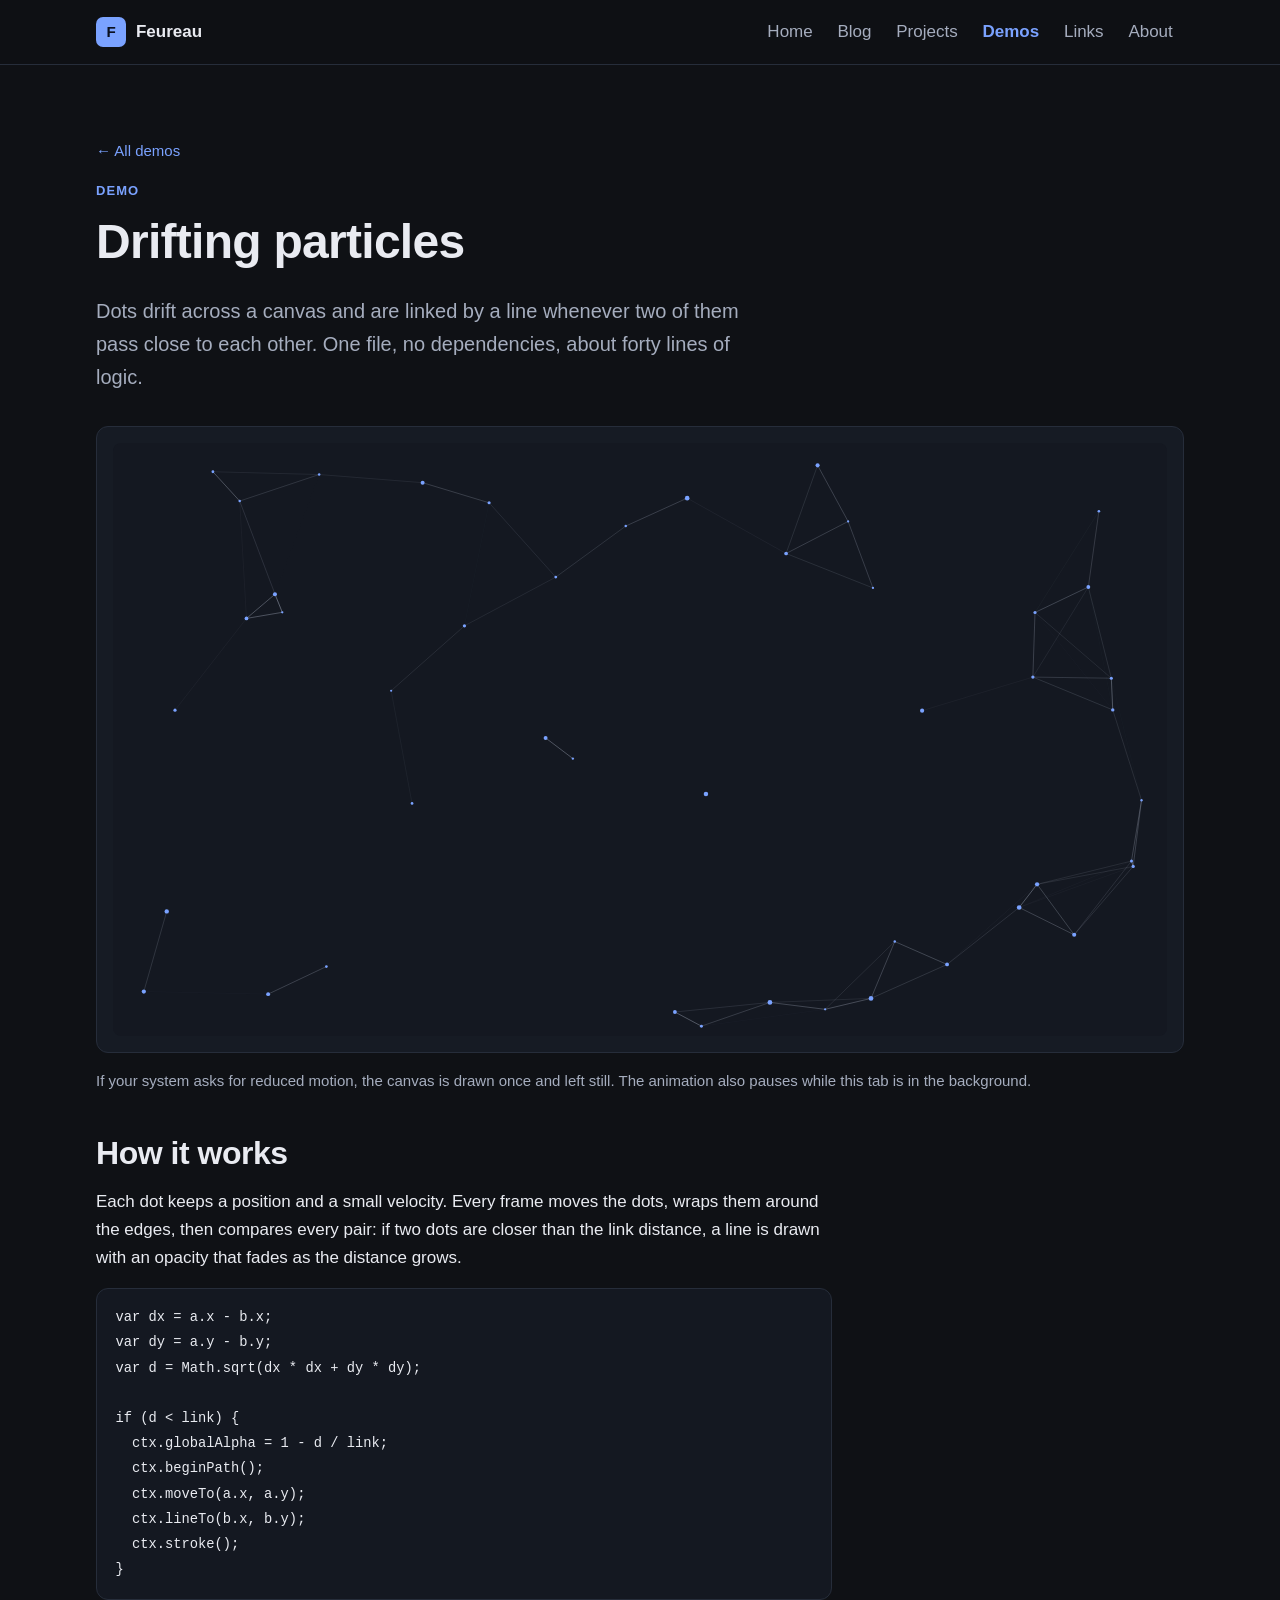
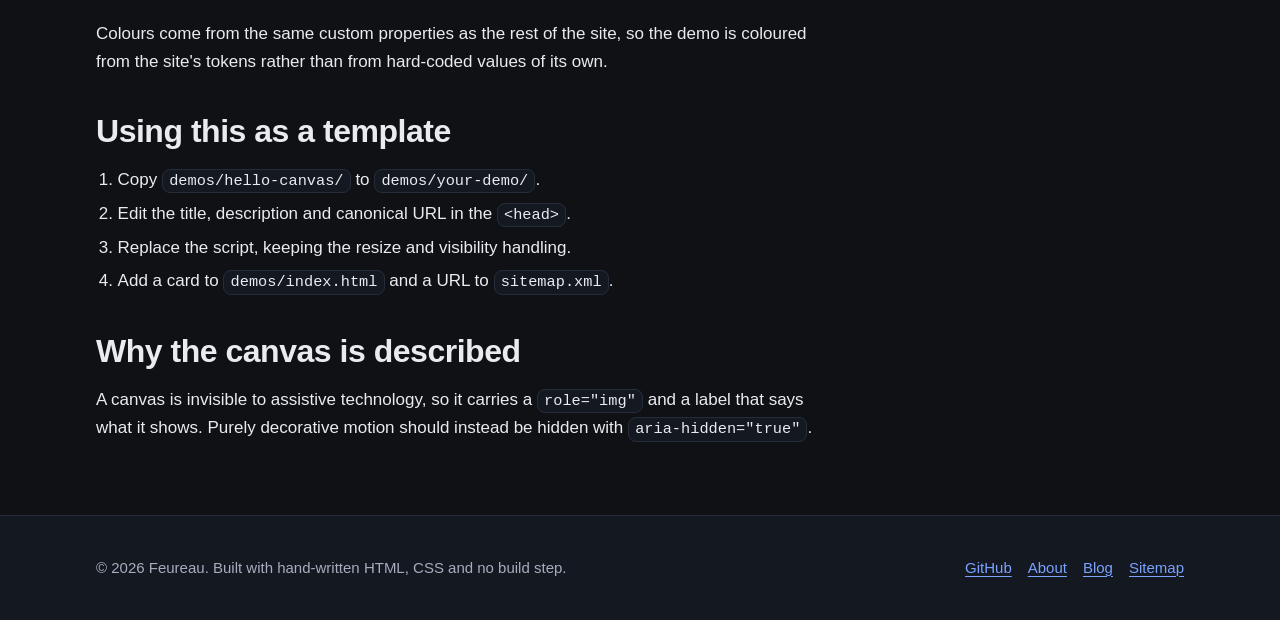
<file: demos/hello-canvas/index.html>
<!DOCTYPE html>
<html lang="en">
<head>
  <meta charset="utf-8">
  <meta name="viewport" content="width=device-width, initial-scale=1">
  <title>Drifting particles — a canvas demo by Feureau</title>
  <meta name="description" content="A dependency-free canvas demo: drifting dots linked by lines when they pass close. Also the template for adding demos to this site.">
  <link rel="canonical" href="https://feureau.github.io/demos/hello-canvas/">
  <meta name="theme-color" content="#0f1115">
  <meta property="og:type" content="article">
  <meta property="og:site_name" content="Feureau">
  <meta property="og:title" content="Drifting particles — a canvas demo">
  <meta property="og:description" content="A dependency-free canvas demo: drifting dots linked by lines when they pass close.">
  <meta property="og:url" content="https://feureau.github.io/demos/hello-canvas/">
  <meta name="twitter:card" content="summary">
  <meta name="twitter:title" content="Drifting particles — a canvas demo">
  <meta name="twitter:description" content="A dependency-free canvas demo: drifting dots linked by lines when they pass close.">
  <link rel="icon" href="../../assets/img/favicon.svg" type="image/svg+xml">
  <link rel="stylesheet" href="../../assets/css/style.css">
  <script src="../../assets/js/site.js" defer></script>
</head>
<body>
  <a class="skip-link" href="#main">Skip to content</a>

  <header class="site-header">
    <div class="wrap header-inner">
      <a class="brand" href="../../index.html">
        <span class="brand-mark" aria-hidden="true">F</span>
        <span class="brand-name">Feureau</span>
      </a>
      <input class="nav-cb" type="checkbox" id="nav-toggle" aria-label="Show navigation menu" aria-controls="site-nav">
      <label class="nav-burger" for="nav-toggle" aria-hidden="true"><span></span><span></span><span></span></label>
      <nav class="site-nav" id="site-nav" aria-label="Main">
        <ul>
          <li><a href="../../index.html">Home</a></li>
          <li><a href="../../blog/index.html">Blog</a></li>
          <li><a href="../../projects/index.html">Projects</a></li>
          <li><a href="../index.html" aria-current="page">Demos</a></li>
          <li><a href="../../links/index.html">Links</a></li>
          <li><a href="../../about/index.html">About</a></li>
        </ul>
      </nav>
    </div>
  </header>

  <main id="main" tabindex="-1">
    <section class="section">
      <div class="wrap">
        <a class="back-link" href="../index.html">All demos</a>
        <p class="eyebrow">Demo</p>
        <h1>Drifting particles</h1>
        <p class="lede">
          Dots drift across a canvas and are linked by a line whenever two of them
          pass close to each other. One file, no dependencies, about forty lines of
          logic.
        </p>

        <div class="demo-stage mt-lg">
          <canvas id="particle-field" width="960" height="540" role="img" aria-label="An animated field of drifting dots, with lines drawn between dots that pass near each other"></canvas>
          <noscript>
            <p class="demo-note">This demo needs JavaScript. The rest of the page does not.</p>
          </noscript>
        </div>
        <p class="demo-note">
          If your system asks for reduced motion, the canvas is drawn once and left
          still. The animation also pauses while this tab is in the background.
        </p>

        <div class="prose mt-xl">
          <h2>How it works</h2>
          <p>
            Each dot keeps a position and a small velocity. Every frame moves the
            dots, wraps them around the edges, then compares every pair: if two dots
            are closer than the link distance, a line is drawn with an opacity that
            fades as the distance grows.
          </p>
          <pre><code>var dx = a.x - b.x;
var dy = a.y - b.y;
var d = Math.sqrt(dx * dx + dy * dy);

if (d &lt; link) {
  ctx.globalAlpha = 1 - d / link;
  ctx.beginPath();
  ctx.moveTo(a.x, a.y);
  ctx.lineTo(b.x, b.y);
  ctx.stroke();
}</code></pre>
          <p>
            Colours come from the same custom properties as the rest of the site,
            so the demo is coloured from the site's tokens rather than from
            hard-coded values of its own.
          </p>

          <h2>Using this as a template</h2>
          <ol>
            <li>Copy <code>demos/hello-canvas/</code> to <code>demos/your-demo/</code>.</li>
            <li>Edit the title, description and canonical URL in the <code>&lt;head&gt;</code>.</li>
            <li>Replace the script, keeping the resize and visibility handling.</li>
            <li>Add a card to <code>demos/index.html</code> and a URL to <code>sitemap.xml</code>.</li>
          </ol>

          <h2>Why the canvas is described</h2>
          <p>
            A canvas is invisible to assistive technology, so it carries a
            <code>role="img"</code> and a label that says what it shows. Purely
            decorative motion should instead be hidden with
            <code>aria-hidden="true"</code>.
          </p>
        </div>
      </div>
    </section>
  </main>

  <footer class="site-footer">
    <div class="wrap footer-inner">
      <p>&copy; <span data-year>2026</span> Feureau. Built with hand-written HTML, CSS and no build step.</p>
      <ul class="footer-links">
        <li><a href="https://github.com/feureau">GitHub</a></li>
        <li><a href="../../about/index.html">About</a></li>
        <li><a href="../../blog/index.html">Blog</a></li>
        <li><a href="../../sitemap.xml">Sitemap</a></li>
      </ul>
    </div>
  </footer>

  <script>
    /* Drifting particles — dependency-free canvas demo.
       Reads the site palette so it matches the site colours. */
    (function () {
      "use strict";

      var canvas = document.getElementById("particle-field");
      if (!canvas || !canvas.getContext) {
        return;
      }

      var ctx = canvas.getContext("2d");
      var dotColour = "#7aa2ff";
      var lineColour = "#a5adbe";

      var readPalette = function () {
        var styles = getComputedStyle(document.documentElement);
        dotColour = (styles.getPropertyValue("--accent") || dotColour).trim();
        lineColour = (styles.getPropertyValue("--text-muted") || lineColour).trim();
      };

      readPalette();

      var prefersStill =
        window.matchMedia &&
        window.matchMedia("(prefers-reduced-motion: reduce)").matches;

      var COUNT = 46;
      var LINK = 130;
      var dots = [];
      var width = 0;
      var height = 0;
      var frameHandle = null;
      var running = false;

      var random = function (min, max) {
        return min + Math.random() * (max - min);
      };

      var seed = function () {
        dots = [];
        for (var i = 0; i < COUNT; i += 1) {
          dots.push({
            x: random(0, width),
            y: random(0, height),
            vx: random(-0.22, 0.22),
            vy: random(-0.22, 0.22),
            r: random(1.1, 2.4)
          });
        }
      };

      var resize = function () {
        var available =
          canvas.clientWidth ||
          (canvas.parentNode ? canvas.parentNode.clientWidth - 32 : 640);
        var cssWidth = Math.max(280, Math.round(available));
        var cssHeight = Math.round(cssWidth * 0.5625);
        var dpr = Math.min(window.devicePixelRatio || 1, 2);

        width = cssWidth;
        height = cssHeight;
        canvas.width = Math.round(cssWidth * dpr);
        canvas.height = Math.round(cssHeight * dpr);
        canvas.style.height = cssHeight + "px";
        ctx.setTransform(dpr, 0, 0, dpr, 0, 0);

        seed();
        draw();
      };

      var draw = function () {
        ctx.clearRect(0, 0, width, height);

        /* Links first, so the dots sit on top of them. */
        ctx.lineWidth = 1;
        ctx.strokeStyle = lineColour;

        for (var i = 0; i < dots.length; i += 1) {
          for (var j = i + 1; j < dots.length; j += 1) {
            var a = dots[i];
            var b = dots[j];
            var dx = a.x - b.x;
            var dy = a.y - b.y;
            var distance = Math.sqrt(dx * dx + dy * dy);

            if (distance < LINK) {
              ctx.globalAlpha = (1 - distance / LINK) * 0.55;
              ctx.beginPath();
              ctx.moveTo(a.x, a.y);
              ctx.lineTo(b.x, b.y);
              ctx.stroke();
            }
          }
        }

        ctx.globalAlpha = 1;
        ctx.fillStyle = dotColour;

        for (var k = 0; k < dots.length; k += 1) {
          ctx.beginPath();
          ctx.arc(dots[k].x, dots[k].y, dots[k].r, 0, Math.PI * 2);
          ctx.fill();
        }
      };

      var step = function () {
        for (var i = 0; i < dots.length; i += 1) {
          var dot = dots[i];
          dot.x += dot.vx;
          dot.y += dot.vy;

          if (dot.x < -2) { dot.x = width + 2; }
          if (dot.x > width + 2) { dot.x = -2; }
          if (dot.y < -2) { dot.y = height + 2; }
          if (dot.y > height + 2) { dot.y = -2; }
        }
      };

      var loop = function () {
        step();
        draw();
        frameHandle = window.requestAnimationFrame(loop);
      };

      var start = function () {
        if (running || prefersStill) {
          return;
        }
        running = true;
        frameHandle = window.requestAnimationFrame(loop);
      };

      var stop = function () {
        running = false;
        if (frameHandle !== null) {
          window.cancelAnimationFrame(frameHandle);
          frameHandle = null;
        }
      };

      var resizeTimer = null;
      window.addEventListener("resize", function () {
        if (resizeTimer) {
          window.clearTimeout(resizeTimer);
        }
        resizeTimer = window.setTimeout(resize, 150);
      });

      document.addEventListener("visibilitychange", function () {
        if (document.hidden) {
          stop();
        } else {
          start();
        }
      });

      resize();
      start();
    })();
  </script>
</body>
</html>
</file>
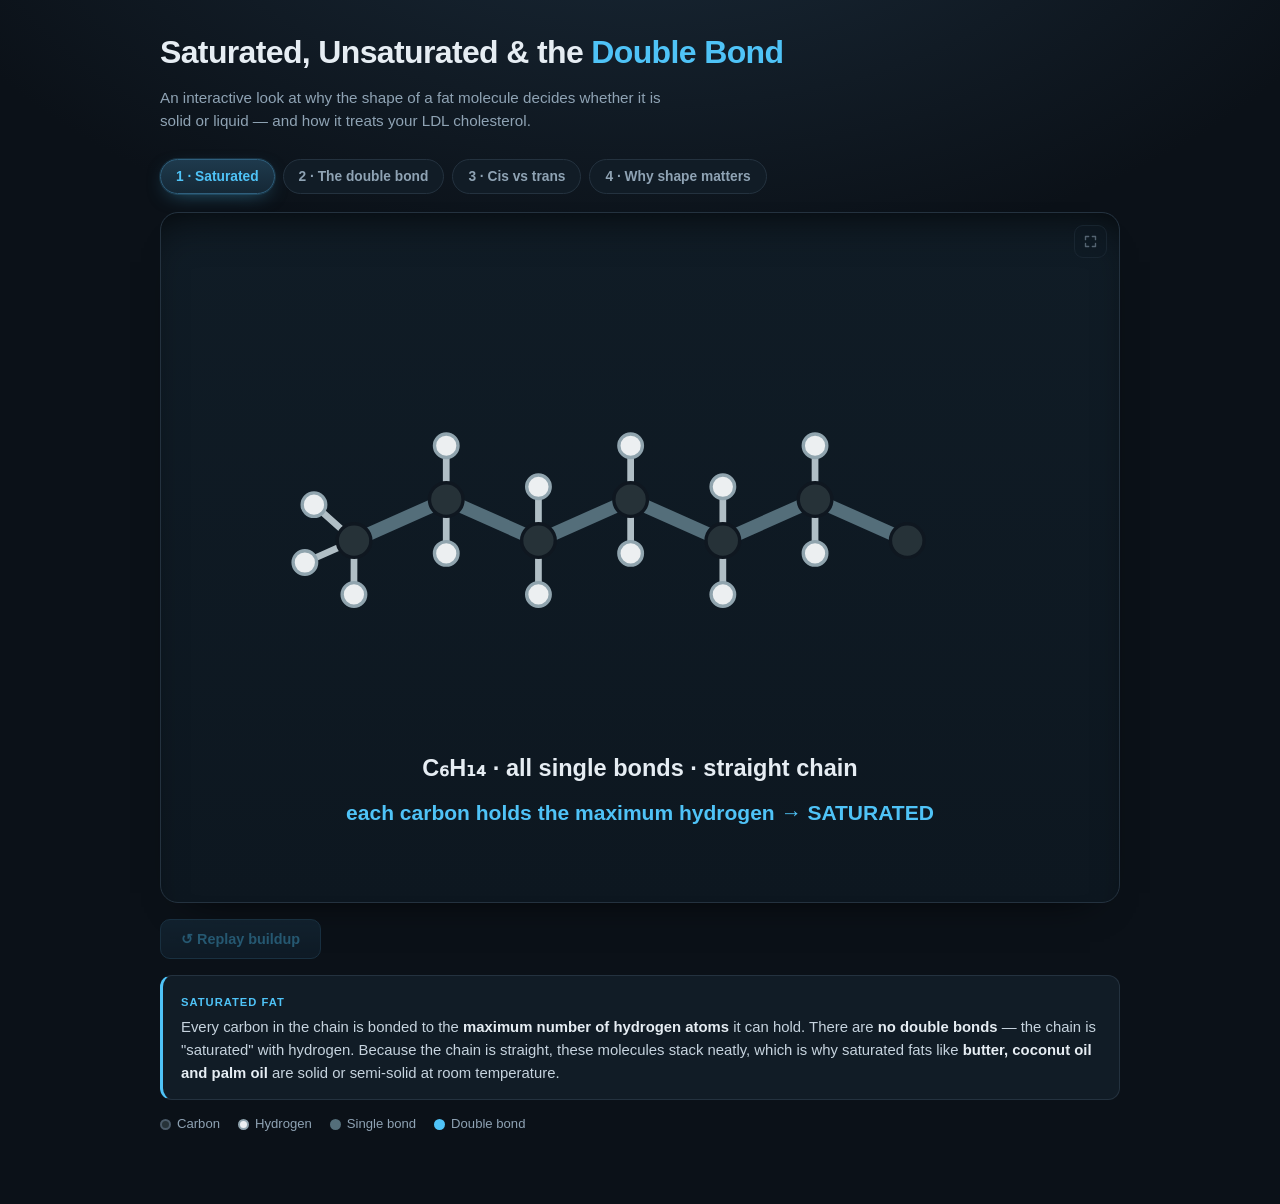
<file: demos/Saturated-Unsaturated-Fats/index.html>
<!DOCTYPE html>
<html lang="en">
<head>
<meta charset="utf-8" />
<meta name="viewport" content="width=device-width, initial-scale=1" />
<title>Saturated vs Unsaturated Fats — Interactive</title>
<style>
  :root{
    --bg:#0b1118;
    --panel:#111c26;
    --panel2:#16232f;
    --line:#24323f;
    --text:#e6edf3;
    --muted:#8fa3b4;
    --accent:#4fc3f7;
    --warm:#ffb74d;
    --good:#66bb6a;
    --bad:#ef5350;
    --purple:#b39ddb;
  }
  *{box-sizing:border-box}
  html,body{margin:0;padding:0}
  body{
    font-family:-apple-system,BlinkMacSystemFont,"Segoe UI",Roboto,Helvetica,Arial,sans-serif;
    background:radial-gradient(1200px 700px at 50% -15%, #1b2c3b 0%, #0b1118 65%);
    color:var(--text);
    min-height:100vh;
    padding:28px 16px 70px;
    line-height:1.55;
  }
  .wrap{max-width:960px;margin:0 auto}

  header h1{
    font-size:clamp(1.35rem,3.4vw,2rem);
    margin:0 0 8px;
    letter-spacing:-.02em;
    font-weight:700;
  }
  header h1 span{color:var(--accent)}
  header .sub{
    margin:0 0 26px;
    color:var(--muted);
    font-size:.95rem;
    max-width:62ch;
  }

  .tabs{
    display:flex;flex-wrap:wrap;gap:8px;margin-bottom:18px;
  }
  .tab{
    appearance:none;border:1px solid var(--line);
    background:var(--panel);color:var(--muted);
    padding:9px 15px;border-radius:999px;
    font-size:.86rem;font-weight:600;cursor:pointer;
    transition:.2s;
    font-family:inherit;
  }
  .tab:hover{color:var(--text);border-color:#3a4c5e}
  .tab.active{
    background:linear-gradient(180deg,#1e3a4d,#152836);
    color:var(--accent);border-color:#2f5f7d;
    box-shadow:0 0 0 1px rgba(79,195,247,.15), 0 6px 20px -8px rgba(79,195,247,.5);
  }

  .panel{display:none;animation:fade .35s ease}
  .panel.active{display:block}
  @keyframes fade{from{opacity:0;transform:translateY(6px)}to{opacity:1;transform:none}}

  /* ---- stage (clickable + fullscreen-able) ---- */
  .stage{
    position: relative;
    background: linear-gradient(180deg,#101c26,#0d1720);
    border: 1px solid var(--line);
    border-radius: 18px;
    padding: 8px;
    box-shadow: 0 24px 50px -30px #000 inset, 0 20px 40px -30px #000;
    cursor: pointer;
    transition: border-color .25s ease, box-shadow .25s ease;
    outline: none;
  }
  .stage:hover{
    border-color: #33475a;
    box-shadow: 0 24px 50px -30px #000 inset, 0 20px 40px -30px #000,
                0 0 0 1px rgba(79,195,247,.08);
  }
  .stage > svg{display:block;width:100%;height:auto}

  /* fullscreen state — generic (panels 1, 2, 4) */
  .stage:fullscreen,
  .stage:-webkit-full-screen{
    background: radial-gradient(1200px 800px at 50% 40%, #14232f 0%, #070c12 70%);
    border: none;
    border-radius: 0;
    padding: 0;
    box-shadow: none;
    display: flex;
    align-items: center;
    justify-content: center;
    width: 100vw;
    height: 100vh;
  }

  /* ONLY the direct-child animation SVG should stretch to fill the screen. */
  .stage:fullscreen > svg,
  .stage:-webkit-full-screen > svg{
    width: 100vw;
    height: 100vh;
  }

  .stage:fullscreen:hover{ border-color: transparent; }

  /* default fullscreen hint */
  .stage:fullscreen::after,
  .stage:-webkit-full-screen::after{
    content: "Click anywhere to replay  ·  Esc to exit";
    position: absolute;
    bottom: 22px;
    left: 50%;
    transform: translateX(-50%);
    color: rgba(230,237,243,.35);
    font-size: .75rem;
    letter-spacing: .12em;
    text-transform: uppercase;
    font-weight: 600;
    pointer-events: none;
    white-space: nowrap;
  }

  /* panel-2 specific fullscreen hint (mentions right-click toggle) */
  .stage[data-panel="p2"]:fullscreen::after,
  .stage[data-panel="p2"]:-webkit-full-screen::after{
    content: "Left click: replay  ·  Right click: toggle single ↔ double bond  ·  Esc: exit";
  }

  /* =========================================================
     PANEL 3 — Cis vs trans fullscreen layout
     ========================================================= */
  .stage[data-panel="p3"]:fullscreen,
  .stage[data-panel="p3"]:-webkit-full-screen{
    display: block;
    padding: 0;
    border: none;
    border-radius: 0;
    background: radial-gradient(1200px 800px at 50% 40%, #14232f 0%, #070c12 70%);
    box-shadow: none;
    width: 100vw;
    height: 100vh;
  }

  .stage[data-panel="p3"]:fullscreen .two,
  .stage[data-panel="p3"]:-webkit-full-screen .two{
    width: 100vw;
    height: 100vh;
    gap: 0;
    grid-template-columns: 1fr 1fr;
  }

  .stage[data-panel="p3"]:fullscreen .mini,
  .stage[data-panel="p3"]:-webkit-full-screen .mini{
    background: transparent;
    border: none;
    border-radius: 0;
    padding: 0;
    display: grid;
    grid-template-rows: auto 1fr;
    height: 100vh;
    min-height: 0;
    overflow: hidden;
  }

  .stage[data-panel="p3"]:fullscreen .mini h3,
  .stage[data-panel="p3"]:-webkit-full-screen .mini h3{
    margin: 0;
    padding: 26px 20px 8px;
    text-align: center;
    font-size: 1rem;
    letter-spacing: .14em;
  }

  .stage[data-panel="p3"]:fullscreen .mini svg,
  .stage[data-panel="p3"]:-webkit-full-screen .mini svg{
    width: 100%;
    height: 100%;
    min-height: 0;
    display: block;
  }

  /* fullscreen button */
  .fs-btn{
    position: absolute;
    top: 12px;
    right: 12px;
    z-index: 5;
    background: rgba(17,28,38,.75);
    backdrop-filter: blur(8px);
    -webkit-backdrop-filter: blur(8px);
    border: 1px solid var(--line);
    border-radius: 9px;
    padding: 8px;
    color: var(--muted);
    cursor: pointer;
    transition: .2s;
    display: flex;
    align-items: center;
    justify-content: center;
    opacity: .55;
    font-family: inherit;
    line-height: 0;
  }
  .fs-btn:hover{
    opacity: 1;
    color: var(--accent);
    border-color: #2f5f7d;
    background: rgba(28,59,80,.85);
  }

  /* safety net: the icon inside the button must never stretch */
  .fs-btn svg{
    width: 15px !important;
    height: 15px !important;
    display: block;
    flex: none;
  }

  .fs-btn .ico-collapse{display:none}
  .stage:fullscreen .fs-btn .ico-expand,
  .stage:-webkit-full-screen .fs-btn .ico-expand{display:none}
  .stage:fullscreen .fs-btn .ico-collapse,
  .stage:-webkit-full-screen .fs-btn .ico-collapse{display:block}
  .stage:fullscreen .fs-btn,
  .stage:-webkit-full-screen .fs-btn{ opacity: .35; top: 18px; right: 18px; }
  .stage:fullscreen .fs-btn:hover,
  .stage:-webkit-full-screen .fs-btn:hover{ opacity: 1; }

  .caption{
    margin-top:16px;
    background:var(--panel);
    border:1px solid var(--line);
    border-left:3px solid var(--accent);
    border-radius:12px;
    padding:14px 18px;
    font-size:.93rem;
    color:#c6d3de;
  }
  .caption b{color:var(--text)}
  .caption .tag{
    display:inline-block;
    font-size:.7rem;letter-spacing:.09em;text-transform:uppercase;
    color:var(--accent);font-weight:700;margin-bottom:5px;
  }

  .controls{
    display:flex;flex-wrap:wrap;gap:10px;margin-top:16px;
  }
  .btn{
    appearance:none;font-family:inherit;
    border:1px solid #2f5f7d;
    background:linear-gradient(180deg,#1c3b50,#14293a);
    color:var(--accent);
    padding:11px 20px;border-radius:10px;
    font-size:.9rem;font-weight:700;cursor:pointer;
    transition:.2s;
    box-shadow:0 8px 22px -14px rgba(79,195,247,.9);
  }
  .btn:hover{background:linear-gradient(180deg,#235070,#173347)}
  .btn:disabled{opacity:.4;cursor:not-allowed;box-shadow:none}
  .btn.ghost{
    background:transparent;border-color:var(--line);color:var(--muted);
    box-shadow:none;
  }
  .btn.ghost:hover{color:var(--text);border-color:#3a4c5e}

  .two{
    display:grid;grid-template-columns:1fr 1fr;gap:18px;
  }
  @media(max-width:720px){
    .two{grid-template-columns:1fr}
    /* keep the two molecules side by side even on narrow screens in fullscreen */
    .stage[data-panel="p3"]:fullscreen .two,
    .stage[data-panel="p3"]:-webkit-full-screen .two{
      grid-template-columns: 1fr 1fr;
    }
  }

  .mini{
    background:linear-gradient(180deg,#101c26,#0d1720);
    border:1px solid var(--line);
    border-radius:16px;padding:8px;
  }
  .mini svg{display:block;width:100%;height:auto}
  .mini h3{
    margin:2px 6px 6px;font-size:.82rem;letter-spacing:.08em;
    text-transform:uppercase;font-weight:700;
  }
  .mini h3.cis{color:var(--warm)}
  .mini h3.trans{color:var(--good)}

  .legend{
    display:flex;flex-wrap:wrap;gap:18px;margin-top:14px;
    font-size:.82rem;color:var(--muted);
  }
  .legend i{
    display:inline-block;width:11px;height:11px;border-radius:50%;
    margin-right:6px;vertical-align:middle;
  }

  text{font-family:-apple-system,BlinkMacSystemFont,"Segoe UI",Roboto,sans-serif}
  .box{fill:#0e1922;stroke:#22313e;stroke-width:1.5}
  .box-label{fill:var(--muted);font-size:13px;font-weight:700;letter-spacing:.08em;text-anchor:middle;text-transform:uppercase}
  .axis{stroke:#4fc3f7;stroke-width:1.6;stroke-dasharray:5 5;opacity:.65}
  .note{fill:#8fa3b4;font-size:12.5px;font-weight:600}
  .note-big{fill:#e6edf3;font-size:14px;font-weight:700}
  .note-accent{fill:#4fc3f7;font-size:12.5px;font-weight:700}
</style>
</head>
<body>
<div class="wrap">

  <header>
    <h1>Saturated, Unsaturated &amp; the <span>Double Bond</span></h1>
    <p class="sub">An interactive look at why the shape of a fat molecule decides whether it is solid or liquid — and how it treats your LDL cholesterol.</p>
  </header>

  <nav class="tabs">
    <button class="tab active" data-tab="p1">1 · Saturated</button>
    <button class="tab" data-tab="p2">2 · The double bond</button>
    <button class="tab" data-tab="p3">3 · Cis vs trans</button>
    <button class="tab" data-tab="p4">4 · Why shape matters</button>
  </nav>

  <!-- ================= PANEL 1 ================= -->
  <section class="panel active" id="p1">
    <div class="stage" data-panel="p1">
      <svg id="svg1" viewBox="0 0 560 400"></svg>
      <button class="fs-btn" title="Fullscreen" aria-label="Toggle fullscreen">
        <svg viewBox="0 0 24 24" width="15" height="15" fill="none" stroke="currentColor" stroke-width="2.2" stroke-linecap="round" stroke-linejoin="round">
          <path class="ico-expand" d="M4 9V4h5M20 9V4h-5M4 15v5h5M20 15v5h-5"/>
          <path class="ico-collapse" d="M9 4v5H4M15 4v5h5M9 20v-5H4M15 20v-5h5"/>
        </svg>
      </button>
    </div>
    <div class="controls">
      <button class="btn" id="btnReplay1">↺ Replay buildup</button>
    </div>
    <div class="caption">
      <span class="tag">Saturated fat</span><br>
      Every carbon in the chain is bonded to the <b>maximum number of hydrogen atoms</b> it can hold.
      There are <b>no double bonds</b> — the chain is "saturated" with hydrogen.
      Because the chain is straight, these molecules stack neatly, which is why saturated fats like
      <b>butter, coconut oil and palm oil</b> are solid or semi-solid at room temperature.
    </div>
  </section>

  <!-- ================= PANEL 2 ================= -->
  <section class="panel" id="p2">
    <div class="stage" data-panel="p2">
      <svg id="svg2" viewBox="0 0 560 400"></svg>
      <button class="fs-btn" title="Fullscreen" aria-label="Toggle fullscreen">
        <svg viewBox="0 0 24 24" width="15" height="15" fill="none" stroke="currentColor" stroke-width="2.2" stroke-linecap="round" stroke-linejoin="round">
          <path class="ico-expand" d="M4 9V4h5M20 9V4h-5M4 15v5h5M20 15v5h-5"/>
          <path class="ico-collapse" d="M9 4v5H4M15 4v5h5M9 20v-5H4M15 20v-5h5"/>
        </svg>
      </button>
    </div>
    <div class="controls">
      <button class="btn" id="btnRemove">Remove H₂ → form a double bond</button>
      <button class="btn ghost" id="btnReplay2">↺ Replay from start</button>
    </div>
    <div class="caption" id="cap2">
      <span class="tag">Ready</span><br>
      This is the same straight, saturated chain. Press the button to remove one hydrogen from each of
      two neighbouring carbons. The two spare bonds join up into a <b>double bond</b> — and the chain
      <b>bends</b>.
    </div>
  </section>

  <!-- ================= PANEL 3 ================= -->
  <section class="panel" id="p3">
    <div class="stage" data-panel="p3">
      <div class="two">
        <div class="mini">
          <h3 class="cis">Cis — kinked</h3>
          <svg id="svg3a" viewBox="60 105 420 250"></svg>
        </div>
        <div class="mini">
          <h3 class="trans">Trans — straight</h3>
          <svg id="svg3b" viewBox="60 105 420 250"></svg>
        </div>
      </div>
      <button class="fs-btn" title="Fullscreen" aria-label="Toggle fullscreen">
        <svg viewBox="0 0 24 24" width="15" height="15" fill="none" stroke="currentColor" stroke-width="2.2" stroke-linecap="round" stroke-linejoin="round">
          <path class="ico-expand" d="M4 9V4h5M20 9V4h-5M4 15v5h5M20 15v5h-5"/>
          <path class="ico-collapse" d="M9 4v5H4M15 4v5h5M9 20v-5H4M15 20v-5h5"/>
        </svg>
      </button>
    </div>
    <div class="controls">
      <button class="btn" id="btnReplay3">↺ Replay animation</button>
    </div>
    <div class="caption">
      <span class="tag">Cis vs trans</span><br>
      Both molecules have the same double bond and the same number of hydrogens — the difference is
      <b>which side of the double bond the two chain halves sit on</b>.
      In the <b>cis</b> form (left) both halves are on the same side, forcing a <b>~35° kink</b>
      (dashed blue lines). In the <b>trans</b> form (right) the halves are on opposite sides, so the chain
      stays <b>straight</b> — which is why trans fats behave in the body almost exactly like saturated fats.
    </div>
  </section>

  <!-- ================= PANEL 4 ================= -->
  <section class="panel" id="p4">
    <div class="stage" data-panel="p4">
      <svg id="svg4" viewBox="0 0 620 380">
        <defs>
          <g id="tpl-sat"></g>
          <g id="tpl-cis"></g>
        </defs>
        <rect class="box" x="15" y="48" width="280" height="315" rx="14"/>
        <rect class="box" x="325" y="48" width="280" height="315" rx="14"/>
        <text class="box-label" x="155" y="34">Saturated / trans</text>
        <text class="box-label" x="465" y="34">Cis-unsaturated</text>
        <text class="note" x="155" y="352" text-anchor="middle">packs tightly → SOLID</text>
        <text class="note" x="465" y="352" text-anchor="middle">can't pack → LIQUID</text>
        <g id="solid-mols"></g>
        <g id="liquid-mols"></g>
      </svg>
      <button class="fs-btn" title="Fullscreen" aria-label="Toggle fullscreen">
        <svg viewBox="0 0 24 24" width="15" height="15" fill="none" stroke="currentColor" stroke-width="2.2" stroke-linecap="round" stroke-linejoin="round">
          <path class="ico-expand" d="M4 9V4h5M20 9V4h-5M4 15v5h5M20 15v5h-5"/>
          <path class="ico-collapse" d="M9 4v5H4M15 4v5h5M9 20v-5H4M15 20v-5h5"/>
        </svg>
      </button>
    </div>
    <div class="controls">
      <button class="btn" id="btnPlay4">⏸ Pause floating</button>
      <button class="btn ghost" id="btnShuffle4">↺ Replay</button>
    </div>
    <div class="caption">
      <span class="tag">Why shape matters</span><br>
      Straight chains slide past each other and <b>stack into a dense, ordered solid</b> — that's butter,
      coconut oil and palm oil. Kinked <i>cis</i> chains get tangled and leave gaps, so they
      <b>stay liquid</b> — that's olive, canola, peanut and sunflower oil.
      The same geometry plays out in your body: straight (saturated / trans) fats tend to
      <b>raise LDL cholesterol</b>, while kinked unsaturated fats <b>lower or don't raise</b> it.
    </div>
  </section>

  <div class="legend">
    <span><i style="background:#263238;border:2px solid #4a5a68"></i>Carbon</span>
    <span><i style="background:#eceff1;border:2px solid #90a4ae"></i>Hydrogen</span>
    <span><i style="background:#546e7a"></i>Single bond</span>
    <span><i style="background:#4fc3f7"></i>Double bond</span>
  </div>

</div>

<script>
(function () {
  "use strict";

  const NS = "http://www.w3.org/2000/svg";

  /* ---------- tiny helpers ---------- */
  function svgEl(tag, attrs) {
    const e = document.createElementNS(NS, tag);
    if (attrs) for (const k in attrs) e.setAttribute(k, attrs[k]);
    return e;
  }
  const sub   = (a, b) => ({ x: a.x - b.x, y: a.y - b.y });
  const len   = v => Math.hypot(v.x, v.y);
  const norm  = v => { const l = len(v) || 1; return { x: v.x / l, y: v.y / l }; };
  const dist  = (a, b) => Math.hypot(a.x - b.x, a.y - b.y);
  const lerp  = (a, b, t) => a + (b - a) * t;
  const lerpPt= (a, b, t) => ({ x: lerp(a.x, b.x, t), y: lerp(a.y, b.y, t) });
  const ease  = t => (t < 0.5 ? 2 * t * t : 1 - Math.pow(-2 * t + 2, 2) / 2);
  const sleep = ms => new Promise(r => setTimeout(r, ms));

  function animate(duration, onUpdate) {
    return new Promise(resolve => {
      const start = performance.now();
      (function frame(now) {
        const t = Math.min(1, (now - start) / duration);
        onUpdate(ease(t), t);
        if (t < 1) requestAnimationFrame(frame);
        else resolve();
      })(performance.now());
    });
  }

  /* ---------- panel-show + action registries ---------- */
  const onShow        = {};
  const replayActions = {};   // left-click on stage
  const toggleActions = {};   // right-click on stage (fullscreen)

  /* ---------- geometry ---------- */
  function chainFromAngles(x0, y0, bondLen, angles) {
    const pts = [{ x: x0, y: y0 }];
    let x = x0, y = y0;
    for (const a of angles) {
      const r = a * Math.PI / 180;
      x += bondLen * Math.cos(r);
      y += bondLen * Math.sin(r);
      pts.push({ x, y });
    }
    return pts;
  }

  function getHydrogens(pts, doubleBond) {
    const n = pts.length;
    const HD = 32;
    const out = [];

    for (let i = 0; i < n; i++) {
      const terminal = (i === 0 || i === n - 1);
      const inDouble = (doubleBond !== undefined) && (i === doubleBond || i === doubleBond + 1);

      if (terminal) {
        const nb = (i === 0) ? pts[1] : pts[n - 2];
        const away = norm(sub(pts[i], nb));
        const base = Math.atan2(away.y, away.x);
        [-1.15, 0, 1.15].forEach(da => {
          out.push({
            ci: i,
            x: pts[i].x + HD * Math.cos(base + da),
            y: pts[i].y + HD * Math.sin(base + da)
          });
        });
      } else if (inDouble) {
        const partner  = (i === doubleBond) ? doubleBond + 1 : doubleBond;
        const chainNb  = (i === doubleBond) ? pts[i - 1] : pts[i + 1];
        const d = norm(sub(pts[partner], pts[i]));
        const p = { x: -d.y, y: d.x };
        const v = sub(chainNb, pts[i]);
        const s = (v.x * p.x + v.y * p.y) >= 0 ? 1 : -1;
        out.push({
          ci: i,
          x: pts[i].x - s * p.x * HD,
          y: pts[i].y - s * p.y * HD
        });
      } else {
        const d = norm(sub(pts[i + 1], pts[i - 1]));
        const p = { x: -d.y, y: d.x };
        out.push({ ci: i, x: pts[i].x + p.x * HD, y: pts[i].y + p.y * HD });
        out.push({ ci: i, x: pts[i].x - p.x * HD, y: pts[i].y - p.y * HD });
      }
    }
    return out;
  }

  /* ---------- molecule constants ---------- */
  const X0 = 110, Y0 = 190, BL = 60;
  const ANG_SAT = [-24, 24, -24, 24, -24, 24];
  const ANG_CIS = [-24, 24, -24, 35, 59, 11];
  const DB_INDEX = 3;

  const PTS_SAT = chainFromAngles(X0, Y0, BL, ANG_SAT);
  const PTS_CIS = chainFromAngles(X0, Y0, BL, ANG_CIS);

  /* ---------- generic molecule renderer ---------- */
  function drawMolecule(parent, pts, doubleBond, opt) {
    opt = opt || {};
    const rC     = opt.rC     !== undefined ? opt.rC     : 10;
    const rH     = opt.rH     !== undefined ? opt.rH     : 7;
    const wBond  = opt.wBond  !== undefined ? opt.wBond  : 8;
    const wHBond = opt.wHBond !== undefined ? opt.wHBond : 4;
    const showH  = opt.showH !== false;

    const gBonds  = svgEl("g"); parent.appendChild(gBonds);
    const gHBonds = svgEl("g"); parent.appendChild(gHBonds);
    const gAtoms  = svgEl("g"); parent.appendChild(gAtoms);
    const gHAtoms = svgEl("g"); parent.appendChild(gHAtoms);

    const n = pts.length;

    for (let i = 0; i < n - 1; i++) {
      const a = pts[i], b = pts[i + 1];
      const d = norm(sub(b, a));
      const p = { x: -d.y, y: d.x };
      const isDbl = (i === doubleBond);
      const offs = isDbl ? [4.5, -4.5] : [0];
      offs.forEach(o => {
        gBonds.appendChild(svgEl("line", {
          x1: a.x + p.x * o, y1: a.y + p.y * o,
          x2: b.x + p.x * o, y2: b.y + p.y * o,
          stroke: isDbl ? "#4fc3f7" : (opt.bondColor || "#546e7a"),
          "stroke-width": wBond,
          "stroke-linecap": "round"
        }));
      });
    }

    pts.forEach(pt => {
      gAtoms.appendChild(svgEl("circle", {
        cx: pt.x, cy: pt.y, r: rC,
        fill: opt.cColor || "#263238",
        stroke: opt.cStroke || "#0f1720",
        "stroke-width": 2
      }));
    });

    const hList = showH ? getHydrogens(pts, doubleBond) : [];
    const pairs = [];
    hList.forEach(h => {
      const c = pts[h.ci];
      const bond = svgEl("line", {
        x1: c.x, y1: c.y, x2: h.x, y2: h.y,
        stroke: opt.hBondColor || "#b0bec5",
        "stroke-width": wHBond,
        "stroke-linecap": "round"
      });
      gHBonds.appendChild(bond);
      const atom = svgEl("circle", {
        cx: h.x, cy: h.y, r: rH,
        fill: opt.hColor || "#eceff1",
        stroke: opt.hStroke || "#90a4ae",
        "stroke-width": 2
      });
      gHAtoms.appendChild(atom);
      pairs.push({ bond, atom });
    });

    return { gBonds, gHBonds, gAtoms, gHAtoms, hPairs: pairs };
  }

  /* =========================================================
     PANEL 1
     ========================================================= */
  (function panel1() {
    const svg = document.getElementById("svg1");
    const btn = document.getElementById("btnReplay1");

    const g = svgEl("g");
    svg.appendChild(g);

    const refs = drawMolecule(g, PTS_SAT, undefined);

    refs.hPairs.forEach(p => {
      p.bond.setAttribute("opacity", "0");
      p.atom.setAttribute("opacity", "0");
    });

    const label = svgEl("text", {
      x: 280, y: 330, "text-anchor": "middle", class: "note-big"
    });
    label.textContent = "C₆H₁₄  ·  all single bonds  ·  straight chain";
    svg.appendChild(label);

    const subLabel = svgEl("text", {
      x: 280, y: 356, "text-anchor": "middle", class: "note-accent"
    });
    subLabel.textContent = "each carbon holds the maximum hydrogen → SATURATED";
    svg.appendChild(subLabel);

    let timers = [];
    const clearTimers = () => { timers.forEach(clearTimeout); timers = []; };

    function play() {
      clearTimers();
      btn.disabled = true;

      refs.hPairs.forEach(p => {
        p.bond.style.transition = "none";
        p.atom.style.transition = "none";
        p.bond.setAttribute("opacity", "0");
        p.atom.setAttribute("opacity", "0");
      });

      requestAnimationFrame(() => {
        requestAnimationFrame(() => {
          refs.hPairs.forEach((p, i) => {
            timers.push(setTimeout(() => {
              p.bond.style.transition = "opacity .35s ease";
              p.atom.style.transition = "opacity .35s ease";
              p.bond.setAttribute("opacity", "1");
              p.atom.setAttribute("opacity", "1");
            }, i * 55));
          });
          timers.push(setTimeout(() => { btn.disabled = false; },
            120 + refs.hPairs.length * 55));
        });
      });
    }

    btn.addEventListener("click", play);
    replayActions.p1 = play;
    onShow.p1 = () => { setTimeout(play, 260); };
  })();

  /* =========================================================
     PANEL 2
     ========================================================= */
  (function panel2() {
    const svg = document.getElementById("svg2");
    const cap = document.getElementById("cap2");
    const btnRemove = document.getElementById("btnRemove");
    const btnReplay = document.getElementById("btnReplay2");

    const g = svgEl("g");
    svg.appendChild(g);

    const gBonds  = svgEl("g"); g.appendChild(gBonds);
    const gHBonds = svgEl("g"); g.appendChild(gHBonds);
    const gAtoms  = svgEl("g"); g.appendChild(gAtoms);
    const gHAtoms = svgEl("g"); g.appendChild(gHAtoms);

    const n = PTS_SAT.length;

    const hA = getHydrogens(PTS_SAT, undefined);
    const hB = getHydrogens(PTS_CIS, DB_INDEX);

    const used = new Set();
    const pairs = [];
    hB.forEach((hb, bi) => {
      let best = -1, bestD = Infinity;
      hA.forEach((ha, ai) => {
        if (used.has(ai) || ha.ci !== hb.ci) return;
        const d = dist(ha, hb);
        if (d < bestD) { bestD = d; best = ai; }
      });
      if (best !== -1) { used.add(best); pairs.push({ a: best, b: bi }); }
    });
    const orphans = hA.map((_, i) => i).filter(i => !used.has(i));

    const bondLines = [];
    for (let i = 0; i < n - 1; i++) {
      const isDbl = (i === DB_INDEX);
      const arr = [];
      const count = isDbl ? 2 : 1;
      for (let k = 0; k < count; k++) {
        const ln = svgEl("line", {
          stroke: isDbl ? "#4fc3f7" : "#546e7a",
          "stroke-width": 8,
          "stroke-linecap": "round"
        });
        gBonds.appendChild(ln);
        arr.push(ln);
      }
      bondLines.push({ arr, isDbl });
    }

    const atomEls = PTS_SAT.map(() => {
      const c = svgEl("circle", {
        r: 10, fill: "#263238", stroke: "#0f1720", "stroke-width": 2
      });
      gAtoms.appendChild(c);
      return c;
    });

    const hBondEls = hA.map(() => {
      const l = svgEl("line", {
        stroke: "#b0bec5", "stroke-width": 4, "stroke-linecap": "round"
      });
      gHBonds.appendChild(l);
      return l;
    });
    const hAtomEls = hA.map(() => {
      const c = svgEl("circle", {
        r: 7, fill: "#eceff1", stroke: "#90a4ae", "stroke-width": 2
      });
      gHAtoms.appendChild(c);
      return c;
    });

    const note = svgEl("text", {
      x: 280, y: 356, "text-anchor": "middle", class: "note-accent"
    });
    svg.appendChild(note);

    let phase = 0;
    let busy = false;

    function setLine(el, a, b, perp, off) {
      el.setAttribute("x1", a.x + perp.x * off);
      el.setAttribute("y1", a.y + perp.y * off);
      el.setAttribute("x2", b.x + perp.x * off);
      el.setAttribute("y2", b.y + perp.y * off);
    }

    function apply(t) {
      const pts = PTS_SAT.map((p, i) => lerpPt(p, PTS_CIS[i], t));

      for (let i = 0; i < n - 1; i++) {
        const a = pts[i], b = pts[i + 1];
        const d = norm(sub(b, a));
        const p = { x: -d.y, y: d.x };
        const entry = bondLines[i];
        if (entry.isDbl) {
          const spread = 4.5 * t;
          setLine(entry.arr[0], a, b, p, +spread);
          setLine(entry.arr[1], a, b, p, -spread);
        } else {
          setLine(entry.arr[0], a, b, p, 0);
        }
      }

      pts.forEach((pt, i) => {
        atomEls[i].setAttribute("cx", pt.x);
        atomEls[i].setAttribute("cy", pt.y);
      });

      pairs.forEach(pr => {
        const from = hA[pr.a], to = hB[pr.b];
        const hp = lerpPt(from, to, t);
        const cp = pts[to.ci];
        hAtomEls[pr.a].setAttribute("cx", hp.x);
        hAtomEls[pr.a].setAttribute("cy", hp.y);
        hAtomEls[pr.a].setAttribute("opacity", "1");
        hBondEls[pr.a].setAttribute("x1", cp.x);
        hBondEls[pr.a].setAttribute("y1", cp.y);
        hBondEls[pr.a].setAttribute("x2", hp.x);
        hBondEls[pr.a].setAttribute("y2", hp.y);
        hBondEls[pr.a].setAttribute("opacity", "1");
      });

      orphans.forEach(ai => {
        const from = hA[ai];
        const dir = norm(sub(from, PTS_SAT[from.ci]));
        const to = { x: from.x + dir.x * 85, y: from.y + dir.y * 85 };
        const hp = lerpPt(from, to, t);
        const cp = pts[from.ci];
        hAtomEls[ai].setAttribute("cx", hp.x);
        hAtomEls[ai].setAttribute("cy", hp.y);
        hBondEls[ai].setAttribute("x1", cp.x);
        hBondEls[ai].setAttribute("y1", cp.y);
        hBondEls[ai].setAttribute("x2", hp.x);
        hBondEls[ai].setAttribute("y2", hp.y);
        const op = Math.max(0, 1 - t * 1.9);
        hAtomEls[ai].setAttribute("opacity", op);
        hBondEls[ai].setAttribute("opacity", op);
      });

      note.textContent = t < 0.5
        ? "straight chain · all single bonds"
        : "kinked chain · one C=C double bond";
      note.setAttribute("opacity", t < 0.08 ? 0 : 1);
    }

    function setButtons() {
      btnRemove.textContent = phase === 1
        ? "Add H₂ back → single bond"
        : "Remove H₂ → form a double bond";
    }

    function captionFor(p) {
      return p === 1
        ? '<span class="tag">Unsaturated</span><br>' +
          'Two carbons lost a hydrogen each, and their spare bonds joined into a ' +
          '<b>double bond</b>. That double bond is rigid, so the chain can no longer lie flat — ' +
          'it <b>bends ~35°</b>. The molecule now has fewer hydrogens than it could hold: it is ' +
          '<b>unsaturated</b>. This kink is exactly why olive, canola and peanut oil stay liquid ' +
          'at room temperature.'
        : '<span class="tag">Saturated</span><br>' +
          'Hydrogens restored. The double bond has broken back into two single bonds, the chain ' +
          'has straightened out, and every carbon is once again holding the maximum hydrogen.';
    }

    function lock(on) {
      busy = on;
      btnRemove.disabled = on;
      btnReplay.disabled = on;
    }

    apply(0);
    note.textContent = "";
    setButtons();

    async function toggle() {
      if (busy) return;
      lock(true);
      const target = phase === 0 ? 1 : 0;
      await animate(1200, (e) => apply(phase === 0 ? e : 1 - e));
      phase = target;
      setButtons();
      cap.innerHTML = captionFor(phase);
      lock(false);
    }

    async function replay() {
      if (busy) return;
      lock(true);
      apply(0);
      phase = 0;
      setButtons();
      cap.innerHTML = '<span class="tag">Playing…</span><br>' +
        'Removing one hydrogen from each of two neighbouring carbons so their spare bonds ' +
        'can join into a <b>double bond</b>.';
      await sleep(320);
      await animate(1200, (e) => apply(e));
      phase = 1;
      setButtons();
      cap.innerHTML = captionFor(1);
      lock(false);
    }

    btnRemove.addEventListener("click", toggle);
    btnReplay.addEventListener("click", replay);
    replayActions.p2 = replay;
    toggleActions.p2 = toggle;      // right-click toggle
    onShow.p2 = () => { if (!busy) setTimeout(replay, 220); };
  })();

  /* =========================================================
     PANEL 3 — Cis vs trans (JS-driven timeline)
     ========================================================= */
  (function panel3() {
    const svgCis   = document.getElementById("svg3a");
    const svgTrans = document.getElementById("svg3b");
    const btn      = document.getElementById("btnReplay3");

    let busy    = false;
    let version = 0;

    function easeOutBack(t) {
      const c1 = 1.70158, c3 = c1 + 1;
      return 1 + c3 * Math.pow(t - 1, 3) + c1 * Math.pow(t - 1, 2);
    }

    function buildScene(svg, pts, doubleBond, marker) {
      svg.innerHTML = "";
      const root = svgEl("g");
      svg.appendChild(root);

      const gAxis = svgEl("g");
      root.appendChild(gAxis);
      const a1 = pts[1], a2 = pts[3], b1 = pts[4], b2 = pts[6];
      const da = norm(sub(a2, a1));
      const db = norm(sub(b2, b1));
      gAxis.appendChild(svgEl("line", {
        x1: a1.x - da.x * 55, y1: a1.y - da.y * 55,
        x2: a2.x + da.x * 30, y2: a2.y + da.y * 30,
        class: "axis"
      }));
      gAxis.appendChild(svgEl("line", {
        x1: b1.x - db.x * 30, y1: b1.y - db.y * 30,
        x2: b2.x + db.x * 60, y2: b2.y + db.y * 60,
        class: "axis"
      }));

      const refs = drawMolecule(root, pts, doubleBond, {
        rC: 9, rH: 6, wBond: 7, wHBond: 3.5
      });

      const gMark = svgEl("g");
      root.appendChild(gMark);

      const ring = svgEl("circle", {
        cx: marker.x, cy: marker.y, r: 0,
        fill: "none", stroke: marker.color,
        "stroke-width": 2, "stroke-dasharray": "4 4",
        opacity: ".9"
      });
      gMark.appendChild(ring);

      const label = svgEl("text", {
        x: marker.x + marker.lx, y: marker.y + marker.ly,
        class: "note-accent", fill: marker.color
      });
      label.textContent = marker.text;
      gMark.appendChild(label);

      return Object.assign({ gAxis, gMark, ring, ringR: 24 }, refs);
    }

    const sceneCis = buildScene(svgCis, PTS_CIS, DB_INDEX, {
      x: PTS_CIS[3].x, y: PTS_CIS[3].y,
      lx: 36, ly: -26, color: "#ffb74d", text: "~35° kink"
    });

    const sceneTrans = buildScene(svgTrans, PTS_SAT, DB_INDEX, {
      x: (PTS_SAT[3].x + PTS_SAT[4].x) / 2,
      y: (PTS_SAT[3].y + PTS_SAT[4].y) / 2,
      lx: 34, ly: 42, color: "#66bb6a", text: "no bend"
    });

    function resetScene(scene) {
      [scene.gAxis, scene.gBonds, scene.gAtoms, scene.gMark].forEach(el => {
        el.style.transition = "none";
        el.style.opacity = "0";
      });
      scene.gHBonds.style.transition = "none";
      scene.gHBonds.style.opacity = "1";
      scene.gHAtoms.style.transition = "none";
      scene.gHAtoms.style.opacity = "1";
      scene.hPairs.forEach(p => {
        p.bond.style.transition = "none";
        p.bond.style.opacity = "0";
        p.atom.style.transition = "none";
        p.atom.style.opacity = "0";
      });
      scene.ring.setAttribute("r", 0);
      document.body.getBoundingClientRect();
    }

    function fadeGroup(el, dur) {
      return new Promise(res => {
        el.style.transition = "none";
        el.style.opacity = "0";
        el.getBoundingClientRect();
        el.style.transition = "opacity " + dur + "ms ease";
        el.style.opacity = "1";
        setTimeout(res, dur);
      });
    }

    function popRing(ring, baseR, dur, myVersion) {
      return new Promise(res => {
        const start = performance.now();
        (function frame(now) {
          if (myVersion !== version) return res();
          const t = Math.min(1, (now - start) / dur);
          ring.setAttribute("r", Math.max(0, baseR * easeOutBack(t)));
          if (t < 1) requestAnimationFrame(frame);
          else res();
        })(performance.now());
      });
    }

    async function playScene(scene, myVersion, startDelay) {
      const { gAxis, gBonds, gAtoms, gMark, hPairs, ring } = scene;

      if (startDelay) await sleep(startDelay);
      if (myVersion !== version) return;

      await fadeGroup(gAxis, 280);
      if (myVersion !== version) return;

      await fadeGroup(gBonds, 380);
      if (myVersion !== version) return;

      await fadeGroup(gAtoms, 220);
      if (myVersion !== version) return;

      hPairs.forEach((p, i) => {
        setTimeout(() => {
          if (myVersion !== version) return;
          p.bond.style.transition = "opacity 220ms ease";
          p.atom.style.transition = "opacity 220ms ease";
          p.bond.style.opacity = "1";
          p.atom.style.opacity = "1";
        }, i * 42);
      });
      await sleep(hPairs.length * 42 + 240);
      if (myVersion !== version) return;

      gMark.style.transition = "opacity 260ms ease";
      gMark.style.opacity = "1";
      await popRing(ring, scene.ringR, 480, myVersion);
    }

    async function replay() {
      if (busy) return;
      busy = true;
      btn.disabled = true;
      version++;
      const v = version;

      resetScene(sceneCis);
      resetScene(sceneTrans);

      await Promise.all([
        playScene(sceneCis,   v, 0),
        playScene(sceneTrans, v, 180)
      ]);

      if (v === version) {
        busy = false;
        btn.disabled = false;
      }
    }

    btn.addEventListener("click", replay);
    replayActions.p3 = replay;
    onShow.p3 = () => setTimeout(replay, 200);

    [sceneCis, sceneTrans].forEach(s => {
      [s.gAxis, s.gBonds, s.gAtoms, s.gMark].forEach(el => {
        el.style.transition = "none";
        el.style.opacity = "1";
      });
      s.ring.setAttribute("r", s.ringR);
    });
  })();

  /* =========================================================
     PANEL 4
     ========================================================= */
  (function panel4() {
    const tplSat = document.getElementById("tpl-sat");
    const tplCis = document.getElementById("tpl-cis");
    const btnPlay = document.getElementById("btnPlay4");
    const btnShuffle = document.getElementById("btnShuffle4");

    function buildTemplate(target, pts, doubleBond) {
      const cx = pts.reduce((s, p) => s + p.x, 0) / pts.length;
      const cy = pts.reduce((s, p) => s + p.y, 0) / pts.length;

      for (let i = 0; i < pts.length - 1; i++) {
        const a = { x: pts[i].x - cx, y: pts[i].y - cy };
        const b = { x: pts[i + 1].x - cx, y: pts[i + 1].y - cy };
        const d = norm(sub(b, a));
        const p = { x: -d.y, y: d.x };
        const isDbl = (i === doubleBond);
        const offs = isDbl ? [5, -5] : [0];

        offs.forEach(o => {
          target.appendChild(svgEl("line", {
            x1: a.x + p.x * o, y1: a.y + p.y * o,
            x2: b.x + p.x * o, y2: b.y + p.y * o,
            stroke: isDbl ? "#4fc3f7" : "#7f9aad",
            "stroke-width": 7,
            "stroke-linecap": "round"
          }));
        });
      }
      pts.forEach(pt => {
        target.appendChild(svgEl("circle", {
          cx: pt.x - cx, cy: pt.y - cy, r: 4.5, fill: "#cfd8dc"
        }));
      });
    }

    buildTemplate(tplSat, PTS_SAT, DB_INDEX);
    buildTemplate(tplCis, PTS_CIS, DB_INDEX);

    const gSolid  = document.getElementById("solid-mols");
    const gLiquid = document.getElementById("liquid-mols");

    const SCALE = 0.46;

    const solidYs = [-108, -54, 0, 54, 108];
    solidYs.forEach(y => {
      const use = svgEl("use", {
        href: "#tpl-sat",
        transform: `translate(155, ${198 + y}) rotate(0) scale(${SCALE})`
      });
      use.setAttributeNS("http://www.w3.org/1999/xlink", "xlink:href", "#tpl-sat");
      gSolid.appendChild(use);
    });

    const liquidItems = [];
    const liquidDefs = [
      { x: 400, y: 100, r: -32, ph: 0.0 },
      { x: 480, y: 155, r:  18, ph: 1.7 },
      { x: 395, y: 205, r:  55, ph: 3.1 },
      { x: 490, y: 255, r: -12, ph: 4.4 },
      { x: 420, y: 300, r:  38, ph: 5.6 }
    ];

    liquidDefs.forEach(d => {
      const use = svgEl("use", { href: "#tpl-cis" });
      use.setAttributeNS("http://www.w3.org/1999/xlink", "xlink:href", "#tpl-cis");
      gLiquid.appendChild(use);
      liquidItems.push({ el: use, bx: d.x, by: d.y, br: d.r, ph: d.ph });
    });

    let rafId = null;
    let running = false;
    let userPaused = false;
    let clock = 0;

    function place(it, t) {
      const dx = Math.sin(t * 0.9 + it.ph) * 7;
      const dy = Math.cos(t * 1.15 + it.ph * 1.4) * 7;
      const dr = Math.sin(t * 0.75 + it.ph * 0.9) * 7;
      it.el.setAttribute(
        "transform",
        `translate(${it.bx + dx}, ${it.by + dy}) rotate(${it.br + dr}) scale(${SCALE})`
      );
    }

    function tick(now) {
      clock = now / 1000;
      liquidItems.forEach(it => place(it, clock));
      rafId = requestAnimationFrame(tick);
    }

    function start() {
      if (running || userPaused) return;
      running = true;
      rafId = requestAnimationFrame(tick);
      syncButton();
    }
    function stop() {
      if (!running) return;
      running = false;
      cancelAnimationFrame(rafId);
      syncButton();
    }

    function syncButton() {
      btnPlay.textContent = (running && !userPaused)
        ? "⏸ Pause floating"
        : "▶ Play floating";
    }

    const obs = new MutationObserver(() => {
      const panel = document.getElementById("p4");
      if (panel.classList.contains("active")) start(); else stop();
    });
    obs.observe(document.getElementById("p4"), { attributes: true, attributeFilter: ["class"] });

    liquidItems.forEach(it => place(it, 0));

    btnPlay.addEventListener("click", () => {
      userPaused = !userPaused;
      if (userPaused) stop(); else start();
      syncButton();
    });

    function shuffle() {
      liquidItems.forEach(it => {
        it.br = (Math.random() * 120) - 60;
        it.ph = Math.random() * Math.PI * 2;
        it.bx = 380 + Math.random() * 120;
        it.by = 90 + Math.random() * 220;
      });
      clock = 0;
      liquidItems.forEach(it => place(it, 0));
      userPaused = false;
      start();
      syncButton();
    }

    btnShuffle.addEventListener("click", shuffle);
    replayActions.p4 = shuffle;
    syncButton();
    onShow.p4 = () => { start(); };
  })();

  /* =========================================================
     TABS
     ========================================================= */
  (function tabs() {
    const buttons = document.querySelectorAll(".tab");
    const panels  = document.querySelectorAll(".panel");

    buttons.forEach(btn => {
      btn.addEventListener("click", () => {
        buttons.forEach(b => b.classList.remove("active"));
        panels.forEach(p => p.classList.remove("active"));
        btn.classList.add("active");
        const id = btn.dataset.tab;
        document.getElementById(id).classList.add("active");
        if (onShow[id]) onShow[id]();
      });
    });
  })();

  /* =========================================================
     STAGE: click-to-replay + right-click-toggle + fullscreen
     ========================================================= */
  (function stages() {
    document.querySelectorAll(".stage").forEach(stage => {
      const id = stage.dataset.panel;

      // --- left click anywhere on the stage to replay ---
      stage.addEventListener("click", (e) => {
        if (e.target.closest(".fs-btn")) return;
        if (replayActions[id]) replayActions[id]();
      });

      // --- right click on the stage to toggle (only when fullscreen) ---
      stage.addEventListener("contextmenu", (e) => {
        if (e.target.closest(".fs-btn")) return;
        if (!toggleActions[id]) return;
        const isFs = document.fullscreenElement === stage ||
                     document.webkitFullscreenElement === stage;
        if (!isFs) return;
        e.preventDefault();
        toggleActions[id]();
      });

      // --- fullscreen toggle ---
      const fsBtn = stage.querySelector(".fs-btn");
      if (!fsBtn) return;

      fsBtn.addEventListener("click", (e) => {
        e.stopPropagation();
        const isFs = document.fullscreenElement === stage ||
                     document.webkitFullscreenElement === stage;
        if (isFs) {
          (document.exitFullscreen || document.webkitExitFullscreen).call(document);
        } else {
          const req = stage.requestFullscreen || stage.webkitRequestFullscreen;
          if (req) {
            const p = req.call(stage);
            if (p && p.catch) p.catch(() => {});
          }
        }
      });
    });
  })();

  /* ---------- kick off the first panel on load ---------- */
  if (onShow.p1) setTimeout(onShow.p1, 400);

})();
</script>
</body>
</html>
</file>
<file: assets/css/style.css>
/* ==========================================================================
   feureau.github.io — site stylesheet
   No build step: edit this file and reload the page.
   Re-theme the entire site by changing the tokens in the :root block below.
   ========================================================================== */

/* --- Design tokens ------------------------------------------------------ */

:root {
  color-scheme: dark;

  /* Dark palette. The site ships dark-only, so these are the only colour
     tokens: change one here and the whole site follows. To let the operating
     system choose instead, move this block under
     @media (prefers-color-scheme: dark) and add a light set under
     @media (prefers-color-scheme: light). */
  --bg: #0f1115;
  --bg-soft: #141821;
  --surface: #161b24;
  --surface-hover: #1b2130;
  --border: #262d3a;
  --border-strong: #3a4356;
  --text: #e9ebf1;
  --text-muted: #a5adbe;
  --accent: #7aa2ff;
  --accent-hover: #9ab8ff;
  --accent-ink: #0a1020;
  --accent-soft: #1a2540;
  --shadow-sm: 0 1px 2px rgba(0, 0, 0, 0.5);
  --shadow: 0 1px 2px rgba(0, 0, 0, 0.5), 0 10px 28px rgba(0, 0, 0, 0.38);

  /* Type */
  --font-sans: -apple-system, BlinkMacSystemFont, "Segoe UI", Roboto, Helvetica,
    Arial, sans-serif, "Apple Color Emoji", "Segoe UI Emoji";
  --font-mono: ui-monospace, SFMono-Regular, "SF Mono", Menlo, Consolas,
    "Liberation Mono", monospace;

  /* Layout */
  --wrap: 72rem;
  --prose: 46rem;
  --radius: 12px;
  --radius-sm: 8px;
  --radius-pill: 999px;
  --gap: clamp(1rem, 2vw, 1.5rem);
  --section-y: clamp(2.5rem, 6vw, 4.5rem);

  /* Motion */
  --speed: 160ms;
  --ease: cubic-bezier(0.2, 0.6, 0.2, 1);
}

/* --- Reset and base ----------------------------------------------------- */

*,
*::before,
*::after {
  box-sizing: border-box;
}

html {
  -webkit-text-size-adjust: 100%;
  scroll-behavior: smooth;
  scroll-padding-top: 5rem;
}

body {
  margin: 0;
  background: var(--bg);
  color: var(--text);
  font-family: var(--font-sans);
  font-size: 1.0625rem;
  line-height: 1.65;
  -webkit-font-smoothing: antialiased;
  text-rendering: optimizeLegibility;
}

h1,
h2,
h3,
h4 {
  margin: 0 0 0.5em;
  line-height: 1.2;
  letter-spacing: -0.015em;
  overflow-wrap: break-word;
}

h1 {
  font-size: clamp(2rem, 5.5vw, 3rem);
}

h2 {
  font-size: clamp(1.5rem, 3.4vw, 2rem);
}

h3 {
  font-size: 1.2rem;
}

p {
  margin: 0 0 1rem;
}

p:last-child,
ul:last-child,
ol:last-child {
  margin-bottom: 0;
}

a {
  color: var(--accent);
  text-decoration-thickness: 1px;
  text-underline-offset: 0.2em;
}

a:hover {
  color: var(--accent-hover);
}

img,
svg,
video {
  max-width: 100%;
  height: auto;
}

img {
  display: block;
}

hr {
  height: 1px;
  margin: 2rem 0;
  border: 0;
  background: var(--border);
}

code,
kbd,
pre,
samp {
  font-family: var(--font-mono);
  font-size: 0.9em;
}

code {
  padding: 0.15em 0.4em;
  background: var(--bg-soft);
  border: 1px solid var(--border);
  border-radius: var(--radius-sm);
}

pre {
  margin: 0 0 1.25rem;
  padding: 1rem 1.15rem;
  overflow-x: auto;
  background: var(--bg-soft);
  border: 1px solid var(--border);
  border-radius: var(--radius);
}

pre code {
  padding: 0;
  background: none;
  border: 0;
}

blockquote {
  margin: 0 0 1.25rem;
  padding: 0.25rem 0 0.25rem 1.15rem;
  border-left: 3px solid var(--accent);
  color: var(--text-muted);
}

:focus-visible {
  outline: 2px solid var(--accent);
  outline-offset: 2px;
}

::selection {
  background: var(--accent-soft);
  color: var(--text);
}

[hidden] {
  display: none !important;
}

/* --- Layout ------------------------------------------------------------- */

.wrap {
  width: 100%;
  max-width: var(--wrap);
  margin-inline: auto;
  padding-inline: clamp(1rem, 4vw, 2rem);
}

.prose-wrap {
  width: 100%;
  max-width: var(--prose);
  margin-inline: auto;
}

.section {
  padding-block: var(--section-y);
}

.section-soft {
  background: var(--bg-soft);
  border-top: 1px solid var(--border);
  border-bottom: 1px solid var(--border);
}

.grid {
  display: grid;
  gap: var(--gap);
  grid-template-columns: repeat(auto-fit, minmax(min(100%, 16rem), 1fr));
}

.section-head {
  display: flex;
  flex-wrap: wrap;
  align-items: baseline;
  justify-content: space-between;
  gap: 0.75rem;
  margin-bottom: 1.5rem;
}

.section-head h2,
.section-head h1 {
  margin-bottom: 0;
}

/* --- Utilities ---------------------------------------------------------- */

.visually-hidden {
  position: absolute !important;
  width: 1px;
  height: 1px;
  margin: -1px;
  padding: 0;
  overflow: hidden;
  clip: rect(0 0 0 0);
  clip-path: inset(50%);
  white-space: nowrap;
  border: 0;
}

.muted {
  color: var(--text-muted);
}

.eyebrow {
  margin: 0 0 0.75rem;
  font-size: 0.8125rem;
  font-weight: 600;
  letter-spacing: 0.08em;
  text-transform: uppercase;
  color: var(--accent);
}

.lede {
  max-width: 42rem;
  margin-bottom: 1.5rem;
  font-size: clamp(1.05rem, 2.2vw, 1.25rem);
  color: var(--text-muted);
}

.center {
  text-align: center;
}

.btn-row-center {
  justify-content: center;
}

.mt-md {
  margin-top: 1.5rem;
}

.mt-lg {
  margin-top: 2rem;
}

.mt-xl {
  margin-top: 2.5rem;
}

.mb-md {
  margin-bottom: 1.5rem;
}

.skip-link {
  position: absolute;
  z-index: 60;
  top: -100%;
  left: 1rem;
  padding: 0.6rem 0.9rem;
  background: var(--accent);
  color: var(--accent-ink);
  border-radius: 0 0 var(--radius-sm) var(--radius-sm);
  text-decoration: none;
}

.skip-link:focus {
  top: 0;
  color: var(--accent-ink);
}

/* --- Header and navigation --------------------------------------------- */

.site-header {
  position: sticky;
  top: 0;
  z-index: 50;
  background: var(--bg);
  background: color-mix(in srgb, var(--bg) 88%, transparent);
  backdrop-filter: saturate(160%) blur(8px);
  border-bottom: 1px solid var(--border);
}

.header-inner {
  display: flex;
  flex-wrap: wrap;
  align-items: center;
  justify-content: space-between;
  gap: 0.75rem;
  min-height: 4rem;
}

.brand {
  display: inline-flex;
  align-items: center;
  gap: 0.6rem;
  font-weight: 650;
  color: var(--text);
  text-decoration: none;
}

.brand-mark {
  display: grid;
  place-items: center;
  width: 1.9rem;
  height: 1.9rem;
  font-size: 0.95rem;
  font-weight: 700;
  color: var(--accent-ink);
  background: var(--accent);
  border-radius: 7px;
}

/* Mobile menu: a visually hidden checkbox plus label, so it works with
   JavaScript disabled. On wider screens the checkbox is removed entirely. */

.nav-cb {
  position: absolute;
  width: 1px;
  height: 1px;
  margin: -1px;
  padding: 0;
  overflow: hidden;
  clip: rect(0 0 0 0);
  clip-path: inset(50%);
  white-space: nowrap;
  border: 0;
}

.nav-burger {
  display: inline-flex;
  flex-direction: column;
  justify-content: center;
  gap: 4px;
  width: 44px;
  height: 40px;
  padding: 0 10px;
  cursor: pointer;
  background: var(--surface);
  border: 1px solid var(--border);
  border-radius: var(--radius-sm);
}

.nav-burger span {
  display: block;
  height: 2px;
  background: var(--text);
  border-radius: 2px;
}

.nav-cb:checked + .nav-burger {
  border-color: var(--accent);
}

.nav-cb:focus-visible + .nav-burger {
  outline: 2px solid var(--accent);
  outline-offset: 2px;
}

.site-nav {
  display: none;
  width: 100%;
}

.nav-cb:checked ~ .site-nav {
  display: block;
}

.site-nav ul {
  display: flex;
  flex-direction: column;
  gap: 0.15rem;
  margin: 0;
  padding: 0 0 0.5rem;
  list-style: none;
}

.site-nav a {
  display: block;
  padding: 0.5rem 0.6rem;
  color: var(--text-muted);
  border-radius: var(--radius-sm);
  text-decoration: none;
}

.site-nav a:hover {
  color: var(--text);
  background: var(--bg-soft);
}

.site-nav a[aria-current="page"] {
  color: var(--accent);
  font-weight: 600;
}

@media (min-width: 52rem) {
  .nav-cb,
  .nav-burger {
    display: none;
  }

  .site-nav {
    display: block;
    width: auto;
  }

  .site-nav ul {
    flex-direction: row;
    align-items: center;
    gap: 0.15rem;
    padding: 0;
  }

  .site-nav a {
    padding: 0.45rem 0.7rem;
  }
}

/* --- Buttons ------------------------------------------------------------ */

.btn {
  display: inline-flex;
  align-items: center;
  justify-content: center;
  gap: 0.45rem;
  padding: 0.65rem 1.1rem;
  font: inherit;
  font-weight: 600;
  line-height: 1.2;
  text-align: center;
  text-decoration: none;
  color: var(--text);
  background: var(--surface);
  border: 1px solid var(--border-strong);
  border-radius: var(--radius-pill);
  cursor: pointer;
  transition: background var(--speed) var(--ease), border-color var(--speed) var(--ease),
    transform var(--speed) var(--ease);
}

.btn:hover {
  background: var(--surface-hover);
  border-color: var(--accent);
  color: var(--text);
  transform: translateY(-1px);
}

.btn-primary {
  color: var(--accent-ink);
  background: var(--accent);
  border-color: var(--accent);
}

.btn-primary:hover {
  color: var(--accent-ink);
  background: var(--accent-hover);
  border-color: var(--accent-hover);
}

.btn-row {
  display: flex;
  flex-wrap: wrap;
  gap: 0.75rem;
}

/* --- Hero --------------------------------------------------------------- */

.hero {
  padding-block: clamp(3rem, 9vw, 6rem);
}

.hero-title {
  margin-bottom: 0.35em;
  font-size: clamp(2.25rem, 6.5vw, 3.5rem);
  letter-spacing: -0.03em;
}

.hero-sub {
  max-width: 44rem;
  font-size: clamp(1.05rem, 2.4vw, 1.3rem);
  color: var(--text-muted);
}

/* --- Cards -------------------------------------------------------------- */

.card {
  position: relative;
  display: flex;
  flex-direction: column;
  gap: 0.5rem;
  min-width: 0;
  padding: 1.25rem;
  background: var(--surface);
  border: 1px solid var(--border);
  border-radius: var(--radius);
  box-shadow: var(--shadow-sm);
  transition: transform var(--speed) var(--ease), border-color var(--speed) var(--ease),
    box-shadow var(--speed) var(--ease);
}

.card:hover {
  transform: translateY(-2px);
  border-color: var(--border-strong);
  box-shadow: var(--shadow);
}

.card h3 {
  margin-bottom: 0.1rem;
}

/* Whole-card link: the card title is a real anchor whose ::after stretches
   over the card, so the whole card is clickable without nesting anchors.
   Secondary links sit above the overlay and keep working. */

.card-link {
  color: var(--text);
  text-decoration: none;
}

.card-link::after {
  content: "";
  position: absolute;
  inset: 0;
}

.card-link:hover {
  color: var(--accent);
}

.card-foot a {
  position: relative;
  z-index: 1;
}

.card:focus-within {
  border-color: var(--border-strong);
  box-shadow: var(--shadow);
}

/* A lone card in a grid should not stretch to the full page width. */

.grid > .card:only-child {
  max-width: 26rem;
}

.card p {
  margin-bottom: 0.25rem;
  color: var(--text-muted);
}

.card-foot {
  display: flex;
  flex-wrap: wrap;
  gap: 0.75rem;
  margin-top: auto;
  padding-top: 0.5rem;
  font-size: 0.9375rem;
}

/* --- Tags --------------------------------------------------------------- */

.tag-list {
  display: flex;
  flex-wrap: wrap;
  gap: 0.4rem;
  margin: 0;
  padding: 0;
  list-style: none;
}

.tag {
  padding: 0.15rem 0.6rem;
  font-size: 0.8125rem;
  color: var(--text-muted);
  background: var(--bg-soft);
  border: 1px solid var(--border);
  border-radius: var(--radius-pill);
}

/* --- Blog list ---------------------------------------------------------- */

.tag-filter {
  display: none;
  flex-wrap: wrap;
  align-items: center;
  gap: 0.4rem;
  margin-bottom: 1.75rem;
}

.js .tag-filter {
  display: flex;
}

.tag-btn {
  padding: 0.3rem 0.75rem;
  font: inherit;
  font-size: 0.875rem;
  color: var(--text-muted);
  background: var(--surface);
  border: 1px solid var(--border);
  border-radius: var(--radius-pill);
  cursor: pointer;
}

.tag-btn:hover {
  color: var(--text);
  border-color: var(--border-strong);
}

.tag-btn.is-active {
  color: var(--accent-ink);
  background: var(--accent);
  border-color: var(--accent);
}

.filter-status {
  margin-left: auto;
  font-size: 0.875rem;
  color: var(--text-muted);
}

.post-list {
  display: grid;
  gap: 1rem;
  margin: 0;
  padding: 0;
  list-style: none;
}

.post-item {
  padding-bottom: 1rem;
  border-bottom: 1px solid var(--border);
}

.post-item:last-child {
  padding-bottom: 0;
  border-bottom: 0;
}

.post-item h3 {
  margin-bottom: 0.25rem;
  font-size: 1.3rem;
}

.post-item h3 a {
  color: var(--text);
  text-decoration: none;
}

.post-item h3 a:hover {
  color: var(--accent);
  text-decoration: underline;
}

.post-item p {
  margin-bottom: 0.5rem;
  color: var(--text-muted);
}

.post-meta {
  display: flex;
  flex-wrap: wrap;
  align-items: center;
  gap: 0.5rem;
  font-size: 0.875rem;
  color: var(--text-muted);
}

/* --- Article / prose ---------------------------------------------------- */

.prose {
  max-width: var(--prose);
}

.prose > h2 {
  margin-top: 2.25rem;
}

.prose > h3 {
  margin-top: 1.75rem;
}

.prose ul,
.prose ol {
  margin: 0 0 1.25rem;
  padding-left: 1.35rem;
}

.prose li + li {
  margin-top: 0.35rem;
}

.prose li > ul,
.prose li > ol {
  margin-top: 0.35rem;
}

.prose table {
  width: 100%;
  margin: 0 0 1.5rem;
  border-collapse: collapse;
  font-size: 0.95rem;
}

.prose th,
.prose td {
  padding: 0.55rem 0.7rem;
  text-align: left;
  border-bottom: 1px solid var(--border);
}

.prose th {
  font-weight: 650;
  background: var(--bg-soft);
}

.article-head {
  margin-bottom: 2rem;
  padding-bottom: 1.25rem;
  border-bottom: 1px solid var(--border);
}

.article-head h1 {
  margin-bottom: 0.4em;
}

.back-link {
  display: inline-block;
  margin-bottom: 1rem;
  font-size: 0.9375rem;
  text-decoration: none;
}

.back-link::before {
  content: "\2190\00a0";
}

.post-nav {
  display: flex;
  flex-wrap: wrap;
  justify-content: space-between;
  gap: 1rem;
  margin-top: 2.5rem;
  padding-top: 1.25rem;
  border-top: 1px solid var(--border);
}

.post-nav a {
  max-width: 45%;
}

.post-nav a:only-child {
  margin-left: auto;
}

/* --- Contact ------------------------------------------------------------ */

.contact-list {
  display: grid;
  gap: 0.75rem;
  margin: 0;
  padding: 0;
  list-style: none;
}

.contact-list li {
  display: flex;
  flex-wrap: wrap;
  gap: 0.5rem;
}

.contact-list .label {
  min-width: 6rem;
  color: var(--text-muted);
}

/* --- Links page --------------------------------------------------------- */

.links-wrap {
  max-width: 34rem;
}

.links-head {
  margin-bottom: 2rem;
  text-align: center;
}

.links-head .brand-mark {
  width: 3rem;
  height: 3rem;
  margin: 0 auto 0.75rem;
  font-size: 1.35rem;
  border-radius: var(--radius);
}

.links-head h1 {
  margin-bottom: 0.25em;
  font-size: clamp(1.75rem, 4.5vw, 2.25rem);
}

.links-bio {
  margin-bottom: 0;
  color: var(--text-muted);
}

.link-stack {
  display: grid;
  gap: 0.75rem;
  margin: 0;
  padding: 0;
  list-style: none;
}

.link-row {
  display: flex;
  align-items: center;
  gap: 0.9rem;
  padding: 0.85rem 1.1rem;
  color: var(--text);
  text-decoration: none;
  background: var(--surface);
  border: 1px solid var(--border);
  border-radius: var(--radius);
  transition: transform var(--speed) var(--ease), border-color var(--speed) var(--ease),
    background var(--speed) var(--ease);
}

.link-row:hover {
  color: var(--text);
  background: var(--surface-hover);
  border-color: var(--accent);
  transform: translateY(-1px);
}

.link-icon {
  display: grid;
  place-items: center;
  flex: none;
  width: 2.25rem;
  height: 2.25rem;
  color: var(--accent);
  background: var(--accent-soft);
  border-radius: var(--radius-sm);
}

.link-icon svg {
  width: 1.25rem;
  height: 1.25rem;
}

.link-text {
  display: flex;
  flex-direction: column;
  min-width: 0;
}

.link-label {
  font-weight: 600;
}

.link-note {
  font-size: 0.875rem;
  color: var(--text-muted);
}

.link-arrow {
  flex: none;
  margin-left: auto;
  color: var(--text-muted);
}

.link-row:hover .link-arrow {
  color: var(--accent);
}

/* --- Demo --------------------------------------------------------------- */

.demo-stage {
  padding: 1rem;
  background: var(--surface);
  border: 1px solid var(--border);
  border-radius: var(--radius);
}

.demo-stage canvas {
  display: block;
  width: 100%;
  height: auto;
  border-radius: var(--radius-sm);
  background: var(--bg-soft);
}

.demo-note {
  margin-top: 1rem;
  font-size: 0.9375rem;
  color: var(--text-muted);
}

/* --- Footer ------------------------------------------------------------- */

.site-footer {
  padding-block: 2.5rem;
  background: var(--bg-soft);
  border-top: 1px solid var(--border);
}

.footer-inner {
  display: flex;
  flex-wrap: wrap;
  justify-content: space-between;
  gap: 1.5rem;
}

.footer-inner p {
  margin: 0;
  font-size: 0.9375rem;
  color: var(--text-muted);
}

.footer-links {
  display: flex;
  flex-wrap: wrap;
  gap: 1rem;
  margin: 0;
  padding: 0;
  list-style: none;
  font-size: 0.9375rem;
}

/* --- 404 ---------------------------------------------------------------- */

.not-found {
  padding-block: clamp(4rem, 14vw, 9rem);
  text-align: center;
}

.not-found .code {
  margin: 0;
  font-size: clamp(3.5rem, 14vw, 7rem);
  font-weight: 700;
  letter-spacing: -0.04em;
  color: var(--accent);
}

/* --- Motion preferences ------------------------------------------------- */

@media (prefers-reduced-motion: reduce) {
  html {
    scroll-behavior: auto;
  }

  *,
  *::before,
  *::after {
    animation-duration: 0.01ms !important;
    animation-iteration-count: 1 !important;
    transition-duration: 0.01ms !important;
  }

  .card:hover,
  .btn:hover,
  .link-row:hover {
    transform: none;
  }
}

/* --- Print -------------------------------------------------------------- */

@media print {
  :root {
    color-scheme: light;
    --bg: #ffffff;
    --bg-soft: #ffffff;
    --surface: #ffffff;
    --border: #bbbbbb;
    --text: #000000;
    --text-muted: #333333;
    --accent: #000000;
    --accent-ink: #ffffff;
  }

  .site-header,
  .site-footer,
  .skip-link,
  .no-print {
    display: none !important;
  }

  body {
    font-size: 11pt;
    line-height: 1.45;
  }

  .section,
  .section-soft {
    padding-block: 0;
    background: none;
    border: 0;
  }

  .wrap {
    max-width: none;
    padding-inline: 0;
  }

  a {
    color: #000;
    text-decoration: none;
  }

  .prose a[href^="http"] {
    color: #333;
  }

  .prose a[href^="http"]::after {
    content: " (" attr(href) ")";
    font-size: 9pt;
    color: #444;
    overflow-wrap: anywhere;
  }

  /* Print the address of each link row on its own line, under the label. */
  .link-row[href^="http"]::after {
    content: attr(href);
    flex-basis: 100%;
    margin-left: 3.25rem;
    font-size: 9pt;
    color: #444;
    overflow-wrap: anywhere;
  }

  @page {
    margin: 16mm 14mm;
  }
}
</file>
